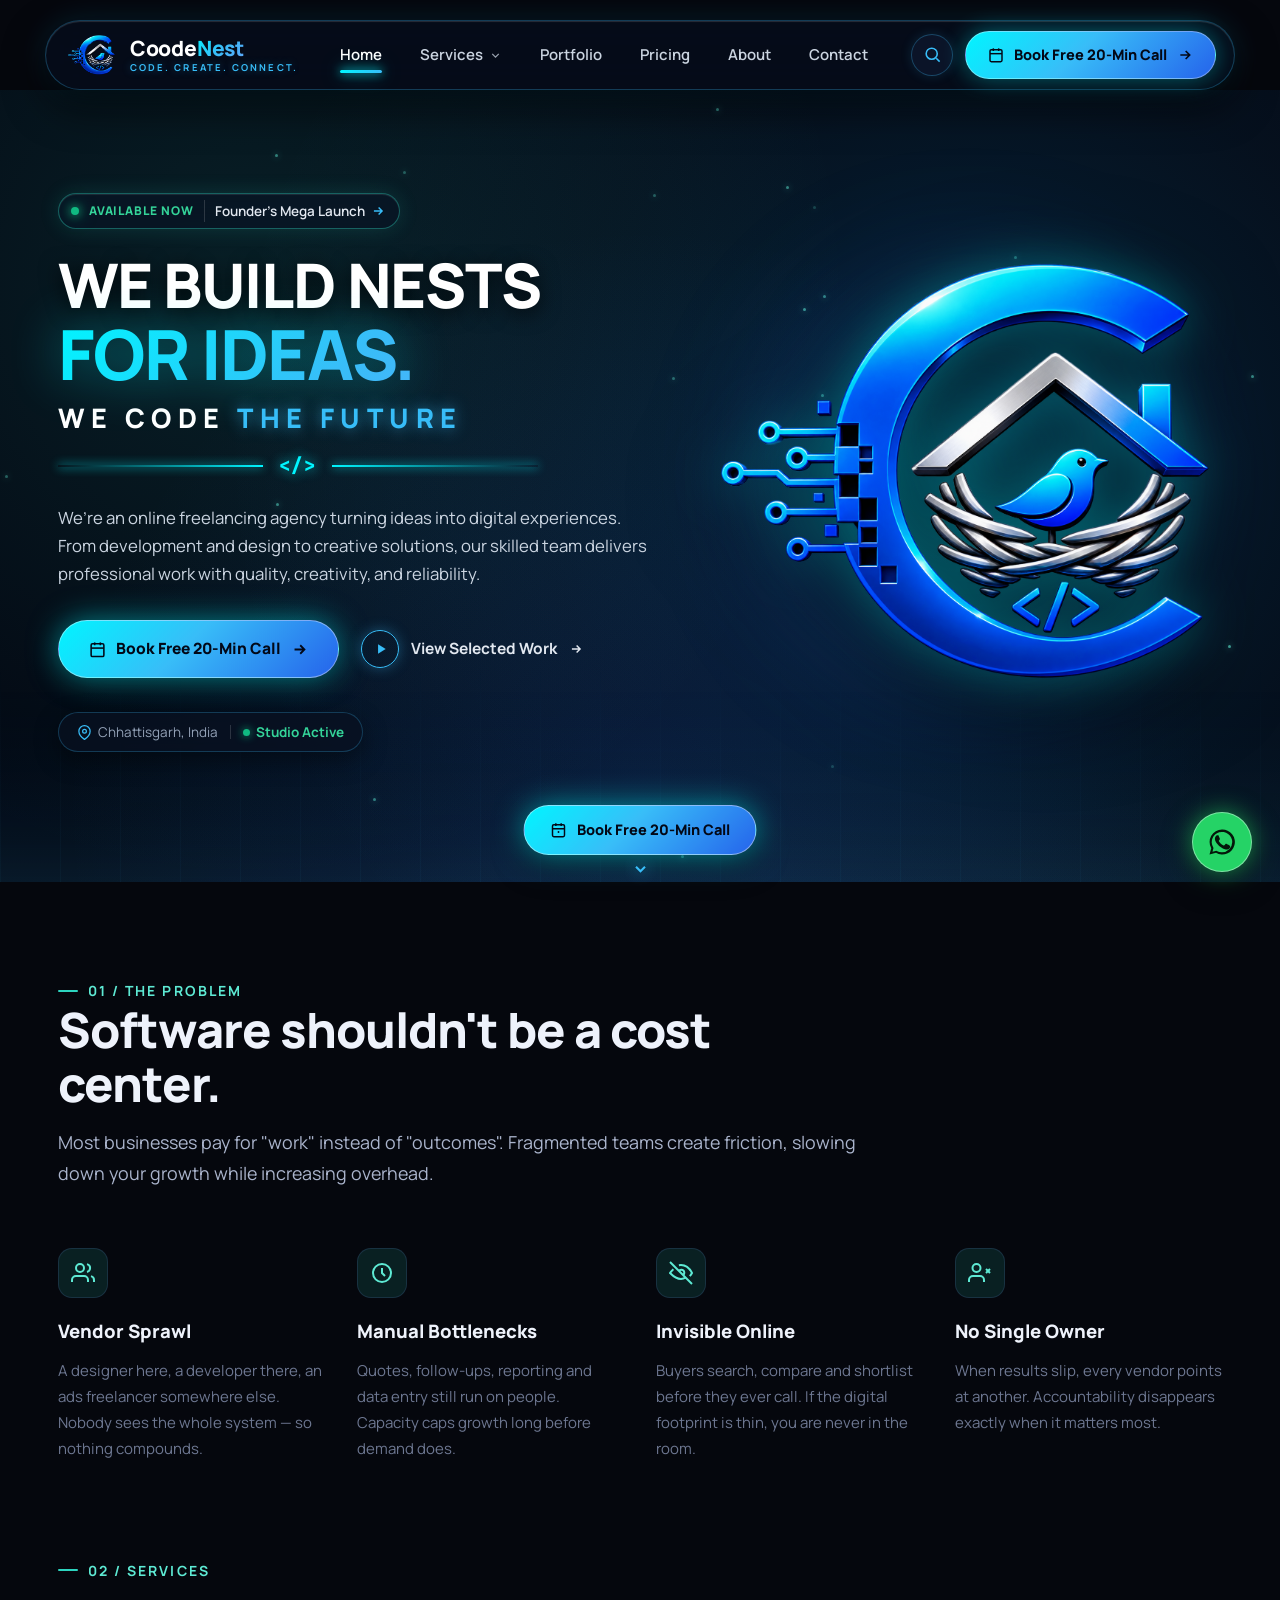
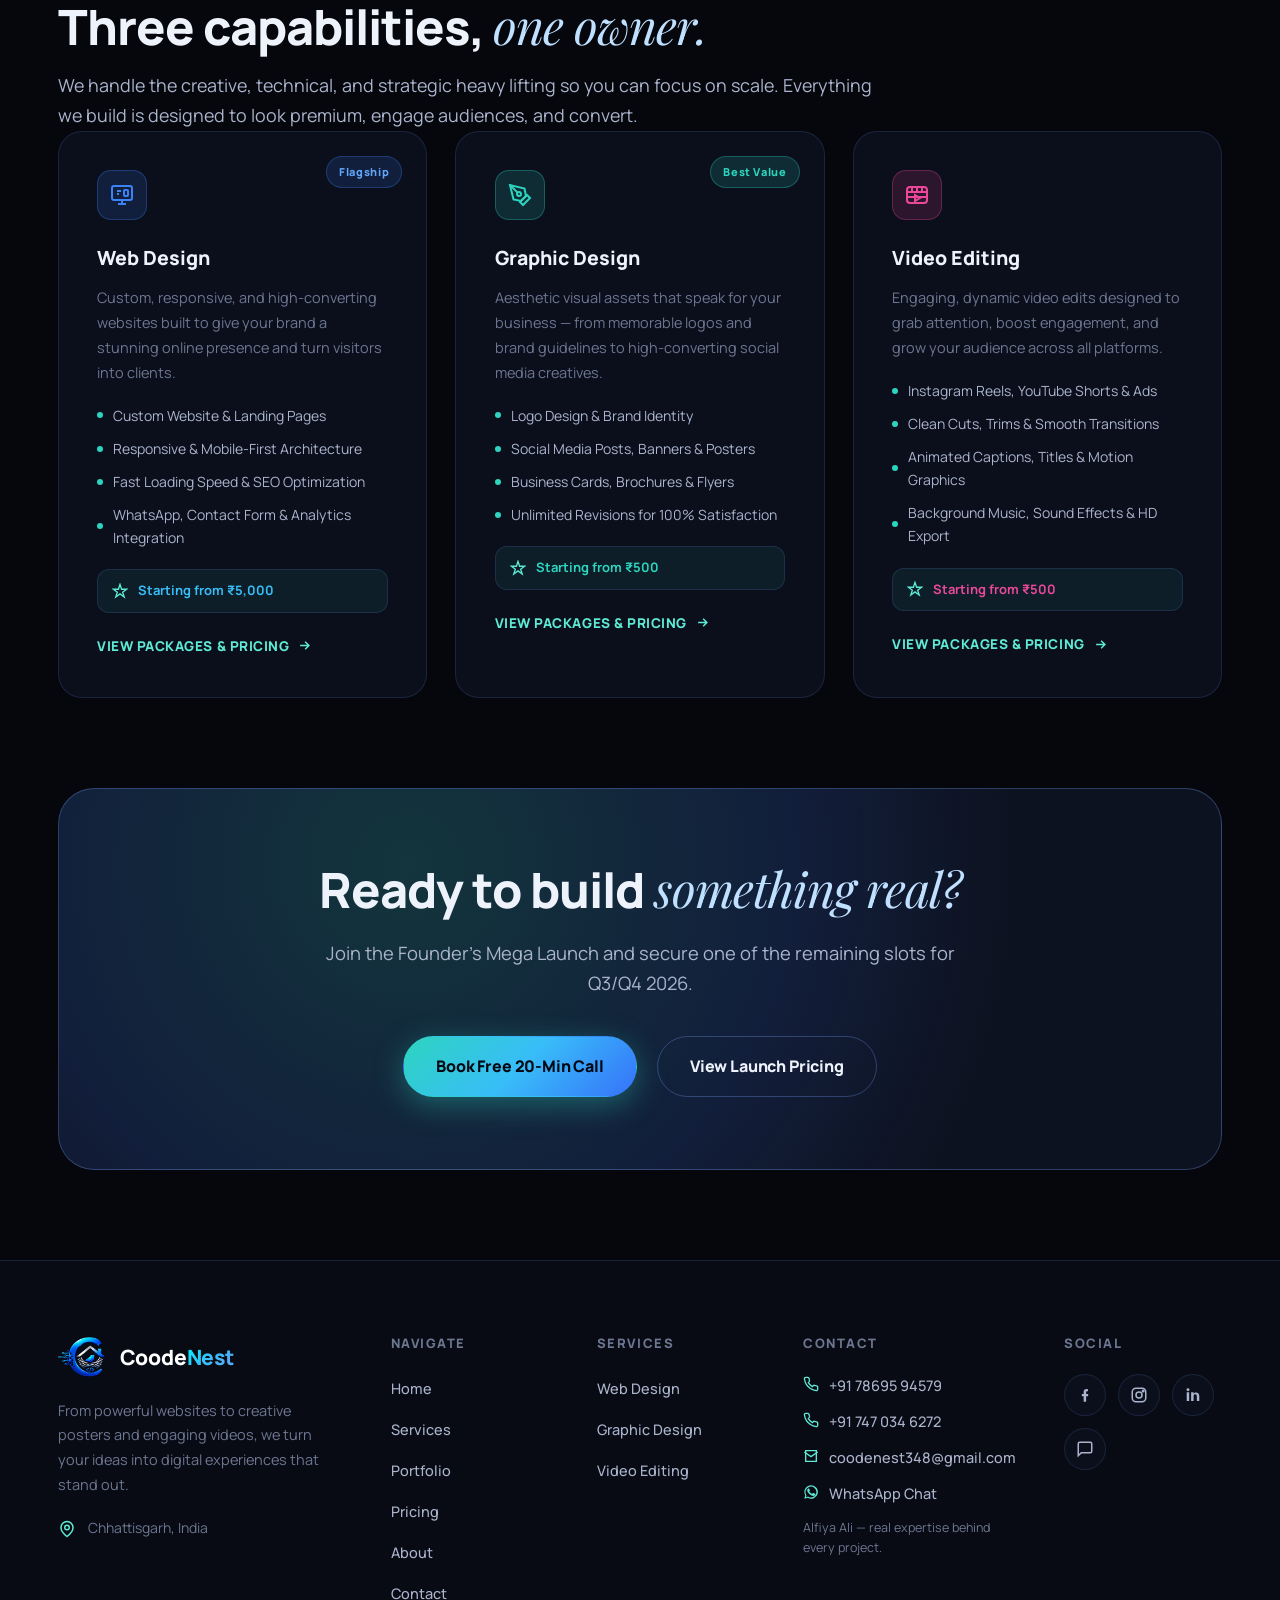
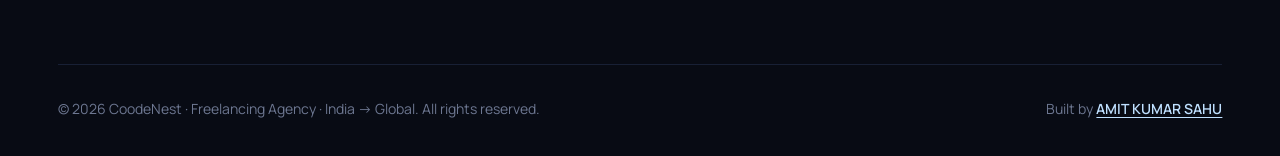
<file: index.html>
<!DOCTYPE html>
<html lang="en">
<head>
<meta charset="UTF-8">
<meta name="viewport" content="width=device-width, initial-scale=1.0">
<title>CoodeNest — We build systems that compound.</title>
<meta name="description" content="We’re an online freelancing agency turning ideas into digital experiences. From development and design to creative solutions, our skilled team delivers professional work with quality, creativity, and reliability.">
<link rel="icon" href="data:image/svg+xml,<svg xmlns=%22http://www.w3.org/2000/svg%22 viewBox=%220 0 120 120%22><circle cx=%2260%22 cy=%2260%22 r=%2254%22 fill=%22%23070b16%22 stroke=%22%233672fa%22 stroke-width=%224%22/><path d=%22M36 62 L60 42 L84 62%22 stroke=%22%23d7e3f7%22 stroke-width=%228%22 fill=%22none%22 stroke-linecap=%22round%22 stroke-linejoin=%22round%22/></svg>">
<link rel="stylesheet" href="css/style.css?v=18.0">
<link rel="stylesheet" href="css/pages.css?v=18.0">
</head>
<body>

<header class="site-header">
  <div class="nav-row">
    <a href="index.html" class="brand">
      <img src="images/navbarcircular-logo.png" alt="CoodeNest Logo" class="brand-logo-img">
      <span class="brand-text">
        <span class="name">Coode<b>Nest</b></span>
        <span class="tagline">CODE. CREATE. CONNECT.</span>
      </span>
    </a>

    <nav class="main-nav">
      <ul>
        <li><a href="index.html" class="nav-link active">Home</a></li>

        <li class="has-mega">
          <a href="services.html" class="nav-link">Services
            <svg viewBox="0 0 24 24" fill="none" stroke="currentColor" stroke-width="2.4"><path d="M6 9l6 6 6-6"/></svg>
          </a>
          <div class="mega-panel">
            <div class="mega-grid">
              <a class="mega-item" href="services.html#web-design">
                <span class="ic"><svg viewBox="0 0 24 24" fill="none" stroke="currentColor" stroke-width="2"><rect x="2" y="3" width="20" height="14" rx="2"/><line x1="8" y1="21" x2="16" y2="21"/><line x1="12" y1="17" x2="12" y2="21"/><path d="M7 8h4M7 11h2"/><rect x="14" y="7" width="4" height="6" rx="1"/></svg></span>
                <span class="txt"><strong>Web Design</strong><span>Fast, modern, responsive websites</span></span>
              </a>
              <a class="mega-item" href="services.html#graphic-design">
                <span class="ic"><svg viewBox="0 0 24 24" fill="none" stroke="currentColor" stroke-width="2"><path d="M12 19l7-7 3 3-7 7-3-3z"/><path d="M18 13l-1.5-7.5L2 2l3.5 14.5L13 18l5-5z"/><path d="M2 2l7.586 7.586"/><circle cx="11" cy="11" r="2"/></svg></span>
                <span class="txt"><strong>Graphic Design</strong><span>Logos, banners, posters &amp; branding</span></span>
              </a>
              <a class="mega-item" href="services.html#video-editing">
                <span class="ic"><svg viewBox="0 0 24 24" fill="none" stroke="currentColor" stroke-width="2"><rect x="2" y="4" width="20" height="16" rx="3"/><path d="M2 9h20M2 14h20M7 4v5M12 4v5M17 4v5M10 12l5 3-5 3v-6z"/></svg></span>
                <span class="txt"><strong>Video Editing</strong><span>Reels, YouTube edits &amp; animations</span></span>
              </a>
            </div>
          </div>
        </li>

        <li><a href="portfolio.html" class="nav-link">Portfolio</a></li>
        <li><a href="pricing.html" class="nav-link">Pricing</a></li>

        <li><a href="about.html" class="nav-link">About</a></li>
        <li><a href="contact.html" class="nav-link">Contact</a></li>
      </ul>
    </nav>

    <div class="nav-actions">
      <button class="icon-btn" data-search-trigger aria-label="Search">
        <svg viewBox="0 0 24 24" fill="none" stroke="currentColor" stroke-width="2"><circle cx="11" cy="11" r="7"/><path d="M21 21l-4.3-4.3"/></svg>
      </button>
      <a href="contact.html#book" class="nav-cta-btn desktop-only" data-book-trigger>
        <svg viewBox="0 0 24 24" fill="none" stroke="currentColor" stroke-width="2.2"><rect x="3" y="4" width="18" height="18" rx="2" ry="2"/><line x1="16" y1="2" x2="16" y2="6"/><line x1="8" y1="2" x2="8" y2="6"/><line x1="3" y1="10" x2="21" y2="10"/></svg>
        <span>Book Free 20-Min Call</span>
        <svg viewBox="0 0 24 24" fill="none" stroke="currentColor" stroke-width="2.5"><path d="M5 12h14M13 6l6 6-6 6"/></svg>
      </a>
      <button class="hamburger" aria-label="Open menu">
        <svg viewBox="0 0 24 24" fill="none" stroke="currentColor" stroke-width="2.2"><path d="M4 7h16M4 12h16M4 17h16"/></svg>
      </button>
    </div>
  </div>
</header>

<!-- Mobile drawer -->
<div class="mobile-drawer">
  <div class="mobile-drawer-panel">
    <div class="flex" style="justify-content:space-between;align-items:center;">
      <span class="brand-text"><span class="name">Coode<b>Nest</b></span></span>
      <button class="close-drawer icon-btn" aria-label="Close menu">
        <svg viewBox="0 0 24 24" fill="none" stroke="currentColor" stroke-width="2.2"><path d="M6 6l12 12M18 6L6 18"/></svg>
      </button>
    </div>
    <ul>
      <li><a href="index.html" class="top-link">Home</a></li>
      <li><a href="services.html" class="top-link">Services</a></li>
      <li><a href="portfolio.html" class="top-link">Portfolio</a></li>
      <li><a href="pricing.html" class="top-link">Pricing</a></li>
      <li><a href="about.html" class="top-link">About</a></li>
      <li><a href="contact.html" class="top-link">Contact</a></li>
    </ul>
    <a href="contact.html#book" class="btn btn-primary btn-block mt-24" data-book-trigger>Book Free 20-Min Call</a>
  </div>
</div>

<!-- Search overlay -->
<div class="search-overlay">
  <div class="search-box">
    <div class="search-input-row">
      <svg viewBox="0 0 24 24" fill="none" stroke="currentColor" stroke-width="2"><circle cx="11" cy="11" r="7"/><path d="M21 21l-4.3-4.3"/></svg>
      <input type="text" placeholder="Search services, pages, pricing…" autocomplete="off">
      <span class="search-esc">Esc</span>
    </div>
    <div class="search-results"></div>
    <div class="search-empty">No results found. Try “pricing” or “services”.</div>
  </div>
</div>


<main>

<section class="home-hero">
  <div class="bg-field"></div>
  <div class="container home-hero-grid">
    <div>
      <div class="hero-launch-badge">
        <span class="badge-live-dot"></span>
        <span class="badge-status">AVAILABLE NOW</span>
        <a href="pricing.html" class="badge-link">
          Founder's Mega Launch
          <svg viewBox="0 0 24 24" fill="none" stroke="currentColor" stroke-width="2.5"><path d="M5 12h14M13 6l6 6-6 6"/></svg>
        </a>
      </div>
      
      <h1 class="hero-title">
        <span class="hero-title-line1">WE BUILD NESTS</span>
        <span class="hero-title-line2">FOR IDEAS.</span>
        <span class="hero-title-line3">WE CODE <span class="cyan-highlight">THE FUTURE</span></span>
      </h1>

      <div class="hero-code-divider">
        <span class="laser-line left"></span>
        <span class="code-tag">&lt;/&gt;</span>
        <span class="laser-line right"></span>
      </div>

      <p class="hero-lead">We’re an online freelancing agency turning ideas into digital experiences. From development and design to creative solutions, our skilled team delivers professional work with quality, creativity, and reliability.</p>
      
      <div class="hero-cta-group">
        <a href="contact.html#book" class="btn-hero-primary" data-book-trigger>
          <svg viewBox="0 0 24 24" fill="none" stroke="currentColor" stroke-width="2.2"><rect x="3" y="4" width="18" height="18" rx="2" ry="2"/><line x1="16" y1="2" x2="16" y2="6"/><line x1="8" y1="2" x2="8" y2="6"/><line x1="3" y1="10" x2="21" y2="10"/></svg>
          <span>Book Free 20-Min Call</span>
          <svg viewBox="0 0 24 24" fill="none" stroke="currentColor" stroke-width="2.5"><path d="M5 12h14M13 6l6 6-6 6"/></svg>
        </a>
        <a href="portfolio.html" class="btn-play-action">
          <span class="play-circle">
            <svg viewBox="0 0 24 24" fill="currentColor"><polygon points="7 4 20 12 7 20 7 4"/></svg>
          </span>
          <span>View Selected Work</span>
          <svg class="arrow-mini" viewBox="0 0 24 24" fill="none" stroke="currentColor" stroke-width="2.5"><path d="M5 12h14M13 6l6 6-6 6"/></svg>
        </a>
      </div>

      <div class="hero-status-pill">
        <span class="status-location">
          <svg viewBox="0 0 24 24" fill="none" stroke="currentColor" stroke-width="2"><path d="M21 10c0 7-9 13-9 13s-9-6-9-13a9 9 0 0 1 18 0z"/><circle cx="12" cy="10" r="3"/></svg>
          Chhattisgarh, India
        </span>
        <span class="status-divider"></span>
        <span class="status-active">
          <span class="active-dot"></span>
          Studio Active
        </span>
      </div>
    </div>

    <div class="hero-visual">
      <div class="hero-brand-wrap">
        <div class="hero-ambient-glow"></div>
        <img src="images/navbarcircular-logo.png" alt="CoodeNest 3D Logo Emblem" width="540" height="540" class="hero-emblem-large">
      </div>
    </div>
  </div>
</section>

<section class="section-pad">
  <div class="container">
    <div class="eyebrow">01 / The Problem</div>
    <h2 class="h2" style="max-width:760px;">Software shouldn't be a cost center.</h2>
    <p class="lead mt-16">Most businesses pay for "work" instead of "outcomes". Fragmented teams create friction, slowing down your growth while increasing overhead.</p>

    <div class="problem-grid">
      <div class="problem-item">
        <div class="ic"><svg viewBox="0 0 24 24" fill="none" stroke="currentColor" stroke-width="2"><path d="M17 21v-2a4 4 0 00-4-4H5a4 4 0 00-4 4v2"/><circle cx="9" cy="7" r="4"/><path d="M23 21v-2a4 4 0 00-3-3.9M16 3.1a4 4 0 010 7.8"/></svg></div>
        <h4>Vendor Sprawl</h4>
        <p>A designer here, a developer there, an ads freelancer somewhere else. Nobody sees the whole system — so nothing compounds.</p>
      </div>
      <div class="problem-item">
        <div class="ic"><svg viewBox="0 0 24 24" fill="none" stroke="currentColor" stroke-width="2"><circle cx="12" cy="12" r="9"/><path d="M12 7v5l3 3"/></svg></div>
        <h4>Manual Bottlenecks</h4>
        <p>Quotes, follow-ups, reporting and data entry still run on people. Capacity caps growth long before demand does.</p>
      </div>
      <div class="problem-item">
        <div class="ic"><svg viewBox="0 0 24 24" fill="none" stroke="currentColor" stroke-width="2"><path d="M1 1l22 22"/><path d="M16.7 16.7A9.9 9.9 0 0112 18c-5 0-9-4-11-6a17.6 17.6 0 013.4-3.7M9.9 4.2A10.4 10.4 0 0112 4c5 0 9 4 11 8a18 18 0 01-2.2 3.2"/><path d="M14.1 14.1a3 3 0 10-4.2-4.2"/></svg></div>
        <h4>Invisible Online</h4>
        <p>Buyers search, compare and shortlist before they ever call. If the digital footprint is thin, you are never in the room.</p>
      </div>
      <div class="problem-item">
        <div class="ic"><svg viewBox="0 0 24 24" fill="none" stroke="currentColor" stroke-width="2"><path d="M16 21v-2a4 4 0 00-4-4H5a4 4 0 00-4 4v2"/><circle cx="8.5" cy="7" r="4"/><path d="M18 8l4 4m0-4l-4 4"/></svg></div>
        <h4>No Single Owner</h4>
        <p>When results slip, every vendor points at another. Accountability disappears exactly when it matters most.</p>
      </div>
    </div>
  </div>
</section>

<section class="section-pad" style="padding-top:0;">
  <div class="container">
    <div class="eyebrow">02 / Services</div>
    <h2 class="h2 mt-16" style="max-width:760px;">Three capabilities, <span class="accent-italic">one owner.</span></h2>
    <p class="lead mt-16 mb-40">We handle the creative, technical, and strategic heavy lifting so you can focus on scale. Everything we build is designed to look premium, engage audiences, and convert.</p>
    
    <div class="grid-3">

      <!-- 1. Web Design -->
      <div class="card cap-card" id="web-design">
        <span class="flag" style="background:rgba(59,130,246,0.15); color:#60a5fa; border:1px solid rgba(59,130,246,0.3);">Flagship</span>
        <div class="ic" style="background:rgba(59,130,246,0.15); color:#3b82f6; border:1px solid rgba(59,130,246,0.3);">
          <svg viewBox="0 0 24 24" fill="none" stroke="currentColor" stroke-width="2">
            <rect x="2" y="3" width="20" height="14" rx="2"/>
            <line x1="8" y1="21" x2="16" y2="21"/>
            <line x1="12" y1="17" x2="12" y2="21"/>
            <path d="M7 8h4M7 11h2"/>
            <rect x="14" y="7" width="4" height="6" rx="1"/>
          </svg>
        </div>
        <h4>Web Design</h4>
        <p>Custom, responsive, and high-converting websites built to give your brand a stunning online presence and turn visitors into clients.</p>
        <ul>
          <li>Custom Website &amp; Landing Pages</li>
          <li>Responsive &amp; Mobile-First Architecture</li>
          <li>Fast Loading Speed &amp; SEO Optimization</li>
          <li>WhatsApp, Contact Form &amp; Analytics Integration</li>
        </ul>
        <div class="badge-line" style="margin-top:16px; color:#38bdf8; font-weight:700;">
          <svg viewBox="0 0 24 24" fill="none" stroke="currentColor" stroke-width="2"><path d="M12 2l2.4 7.4H22l-6 4.4 2.3 7.2-6.3-4.6-6.3 4.6 2.3-7.2-6-4.4h7.6z"/></svg>
          Starting from ₹5,000
        </div>
        <a href="pricing.html#packages" class="learn-more">View Packages &amp; Pricing
          <svg viewBox="0 0 24 24" fill="none" stroke="currentColor" stroke-width="2.4"><path d="M5 12h14M13 6l6 6-6 6"/></svg>
        </a>
      </div>

      <!-- 2. Graphic Design -->
      <div class="card cap-card" id="graphic-design">
        <span class="flag" style="background:rgba(45,212,191,0.15); color:#2dd4bf; border:1px solid rgba(45,212,191,0.3);">Best Value</span>
        <div class="ic" style="background:rgba(45,212,191,0.15); color:#2dd4bf; border:1px solid rgba(45,212,191,0.3);">
          <svg viewBox="0 0 24 24" fill="none" stroke="currentColor" stroke-width="2">
            <path d="M12 19l7-7 3 3-7 7-3-3z"/>
            <path d="M18 13l-1.5-7.5L2 2l3.5 14.5L13 18l5-5z"/>
            <path d="M2 2l7.586 7.586"/>
            <circle cx="11" cy="11" r="2"/>
          </svg>
        </div>
        <h4>Graphic Design</h4>
        <p>Aesthetic visual assets that speak for your business — from memorable logos and brand guidelines to high-converting social media creatives.</p>
        <ul>
          <li>Logo Design &amp; Brand Identity</li>
          <li>Social Media Posts, Banners &amp; Posters</li>
          <li>Business Cards, Brochures &amp; Flyers</li>
          <li>Unlimited Revisions for 100% Satisfaction</li>
        </ul>
        <div class="badge-line" style="margin-top:16px; color:#2dd4bf; font-weight:700;">
          <svg viewBox="0 0 24 24" fill="none" stroke="currentColor" stroke-width="2"><path d="M12 2l2.4 7.4H22l-6 4.4 2.3 7.2-6.3-4.6-6.3 4.6 2.3-7.2-6-4.4h7.6z"/></svg>
          Starting from ₹500
        </div>
        <a href="pricing.html#packages" class="learn-more">View Packages &amp; Pricing
          <svg viewBox="0 0 24 24" fill="none" stroke="currentColor" stroke-width="2.4"><path d="M5 12h14M13 6l6 6-6 6"/></svg>
        </a>
      </div>

      <!-- 3. Video Editing -->
      <div class="card cap-card" id="video-editing">
        <div class="ic" style="background:rgba(236,72,153,0.15); color:#ec4899; border:1px solid rgba(236,72,153,0.3);">
          <svg viewBox="0 0 24 24" fill="none" stroke="currentColor" stroke-width="2">
            <rect x="2" y="4" width="20" height="16" rx="3"/>
            <path d="M2 9h20M2 14h20M7 4v5M12 4v5M17 4v5M10 12l5 3-5 3v-6z"/>
          </svg>
        </div>
        <h4>Video Editing</h4>
        <p>Engaging, dynamic video edits designed to grab attention, boost engagement, and grow your audience across all platforms.</p>
        <ul>
          <li>Instagram Reels, YouTube Shorts &amp; Ads</li>
          <li>Clean Cuts, Trims &amp; Smooth Transitions</li>
          <li>Animated Captions, Titles &amp; Motion Graphics</li>
          <li>Background Music, Sound Effects &amp; HD Export</li>
        </ul>
        <div class="badge-line" style="margin-top:16px; color:#ec4899; font-weight:700;">
          <svg viewBox="0 0 24 24" fill="none" stroke="currentColor" stroke-width="2"><path d="M12 2l2.4 7.4H22l-6 4.4 2.3 7.2-6.3-4.6-6.3 4.6 2.3-7.2-6-4.4h7.6z"/></svg>
          Starting from ₹500
        </div>
        <a href="pricing.html#packages" class="learn-more">View Packages &amp; Pricing
          <svg viewBox="0 0 24 24" fill="none" stroke="currentColor" stroke-width="2.4"><path d="M5 12h14M13 6l6 6-6 6"/></svg>
        </a>
      </div>

    </div>
  </div>
</section>

<section class="section-pad" style="padding-top:0;">
  <div class="container">
    <div class="cta-band">
      <h2 class="h2">Ready to build <span class="accent-italic">something real?</span></h2>
      <p>Join the Founder's Mega Launch and secure one of the remaining slots for Q3/Q4 2026.</p>
      <div class="actions">
        <a href="contact.html#book" class="btn btn-primary" data-book-trigger>Book Free 20-Min Call</a>
        <a href="pricing.html" class="btn btn-secondary">View Launch Pricing</a>
      </div>
    </div>
  </div>
</section>

</main>


<footer class="site-footer">
  <div class="container">
    <div class="footer-grid">
      <div class="footer-brand">
        <a href="index.html" class="brand">
          <img src="images/navbarcircular-logo.png" alt="CoodeNest Logo" class="brand-logo-img">
          <span class="brand-text"><span class="name">Coode<b>Nest</b></span></span>
        </a>
        <p>From powerful websites to creative posters and engaging videos, we turn your ideas into digital experiences that stand out.</p>
        <div class="addr">
          <svg viewBox="0 0 24 24" fill="none" stroke="currentColor" stroke-width="2"><path d="M20 10c0 6-8 12-8 12s-8-6-8-12a8 8 0 0116 0z"/><circle cx="12" cy="10" r="3"/></svg>
          <span>Chhattisgarh, India</span>
        </div>
      </div>

      <div class="footer-col">
        <h4>Navigate</h4>
        <ul>
          <li><a href="index.html">Home</a></li>
          <li><a href="services.html">Services</a></li>
          <li><a href="portfolio.html">Portfolio</a></li>
          <li><a href="pricing.html">Pricing</a></li>
          <li><a href="about.html">About</a></li>
          <li><a href="contact.html">Contact</a></li>
        </ul>
      </div>

      <div class="footer-col">
        <h4>Services</h4>
        <ul>
          <li><a href="services.html#web-design">Web Design</a></li>
          <li><a href="services.html#graphic-design">Graphic Design</a></li>
          <li><a href="services.html#video-editing">Video Editing</a></li>
        </ul>
      </div>

      <div class="footer-col">
        <h4>Contact</h4>
        <div class="contact-line">
          <svg viewBox="0 0 24 24" fill="none" stroke="currentColor" stroke-width="2"><path d="M22 16.9v3a2 2 0 01-2.2 2 19.8 19.8 0 01-8.6-3.1 19.5 19.5 0 01-6-6 19.8 19.8 0 01-3.1-8.7A2 2 0 014.1 2h3a2 2 0 012 1.7c.1.9.3 1.8.6 2.7a2 2 0 01-.4 2.1L8 9.9a16 16 0 006 6l1.4-1.4a2 2 0 012.1-.4c.9.3 1.8.5 2.7.6a2 2 0 011.8 2.2z"/></svg>
          <a href="tel:+917869594579">+91 78695 94579</a>
        </div>
        <div class="contact-line">
          <svg viewBox="0 0 24 24" fill="none" stroke="currentColor" stroke-width="2"><path d="M22 16.9v3a2 2 0 01-2.2 2 19.8 19.8 0 01-8.6-3.1 19.5 19.5 0 01-6-6 19.8 19.8 0 01-3.1-8.7A2 2 0 014.1 2h3a2 2 0 012 1.7c.1.9.3 1.8.6 2.7a2 2 0 01-.4 2.1L8 9.9a16 16 0 006 6l1.4-1.4a2 2 0 012.1-.4c.9.3 1.8.5 2.7.6a2 2 0 011.8 2.2z"/></svg>
          <a href="tel:+917470346272">+91 747 034 6272</a>
        </div>
        <div class="contact-line">
          <svg viewBox="0 0 24 24" fill="none" stroke="currentColor" stroke-width="2"><path d="M4 4h16v16H4z"/><path d="M22 6l-10 7L2 6"/></svg>
          <a href="mailto:coodenest348@gmail.com">coodenest348@gmail.com</a>
        </div>
        <div class="contact-line">
          <svg viewBox="0 0 24 24" fill="currentColor"><path d="M17.5 14.4c-.3-.1-1.7-.9-2-1s-.5-.1-.7.1-.8 1-.9 1.1-.3.2-.6.1a7.6 7.6 0 01-2.2-1.4 8.4 8.4 0 01-1.6-2c-.2-.3 0-.5.1-.6l.4-.5.3-.4a.5.5 0 000-.5c-.1-.1-.7-1.6-.9-2.2s-.5-.5-.7-.5h-.6a1.1 1.1 0 00-.8.4 3.4 3.4 0 00-1 2.5 5.9 5.9 0 001.3 3.2 13.4 13.4 0 005.1 4.5c.7.3 1.3.5 1.7.6a4.1 4.1 0 001.9.1 3.1 3.1 0 002-1.4 2.5 2.5 0 00.2-1.4c-.1-.1-.3-.2-.6-.3z"/><path d="M12 2a10 10 0 00-8.6 15L2 22l5.2-1.4A10 10 0 1012 2zm0 18.2a8.2 8.2 0 01-4.2-1.1l-.3-.2-3.1.8.8-3-.2-.3A8.2 8.2 0 1120.2 12 8.2 8.2 0 0112 20.2z"/></svg>
          <a href="https://wa.me/917869594579?text=Hi%20CoodeNest%2C%20I%20am%20interested%20in%20your%20services.%20Please%20share%20more%20details." target="_blank" rel="noopener noreferrer" data-wa-text="Hi CoodeNest, I am interested in your services. Please share more details.">WhatsApp Chat</a>
        </div>
        <p class="contact-note">Alfiya Ali — real expertise behind every project.</p>
      </div>

      <div class="footer-col">
        <h4>Social</h4>
        <div class="social-row">
          <a href="#" aria-label="Facebook"><svg viewBox="0 0 24 24" fill="currentColor"><path d="M13.5 21v-7.5H16l.4-3H13.5V8.4c0-.9.2-1.5 1.5-1.5H16V4.2A20 20 0 0013.9 4c-2.2 0-3.7 1.3-3.7 3.9v2.6H7.8v3h2.4V21z"/></svg></a>
          <a href="#" aria-label="Instagram"><svg viewBox="0 0 24 24" fill="none" stroke="currentColor" stroke-width="2"><rect x="3" y="3" width="18" height="18" rx="5"/><circle cx="12" cy="12" r="4"/><circle cx="17.5" cy="6.5" r="1"/></svg></a>
          <a href="#" aria-label="LinkedIn"><svg viewBox="0 0 24 24" fill="currentColor"><path d="M6.9 8.4H3.6V20h3.3zM5.3 3a1.9 1.9 0 100 3.9A1.9 1.9 0 005.3 3zM20.4 20v-6.4c0-3.4-1.8-5-4.3-5a3.7 3.7 0 00-3.3 1.8V8.4H9.5S9.6 9.6 9.5 20h3.3v-6.5c0-.3 0-.7.1-.9.3-.7 1-1.5 2.1-1.5 1.5 0 2.1 1.1 2.1 2.8V20z"/></svg></a>
          <a href="https://wa.me/917869594579?text=Hi%20CoodeNest%2C%20I%20am%20interested%20in%20your%20services.%20Please%20share%20more%20details." target="_blank" rel="noopener noreferrer" data-wa-text="Hi CoodeNest, I am interested in your services. Please share more details." aria-label="Chat"><svg viewBox="0 0 24 24" fill="none" stroke="currentColor" stroke-width="2"><path d="M21 15a2 2 0 01-2 2H7l-4 4V5a2 2 0 012-2h14a2 2 0 012 2z"/></svg></a>
        </div>
      </div>
    </div>

    <div class="footer-bottom">
      <span>© 2026 CoodeNest · Freelancing Agency · India → Global. All rights reserved.</span>
      <span>Built by <a href="https://portfolio-website-delta-one-38.vercel.app/" target="_blank" rel="noopener noreferrer" style="color:var(--accent-ice, #5b93ff); font-weight:600; text-decoration:underline; text-underline-offset:3px;">AMIT KUMAR SAHU</a></span>
    </div>
  </div>
</footer>

<div class="floating-book">
  <a href="contact.html#book" class="btn-floating-pill" data-book-trigger>
    <svg viewBox="0 0 24 24" fill="none" stroke="currentColor" stroke-width="2.2"><rect x="3" y="4" width="18" height="18" rx="2"/><path d="M16 2v4M8 2v4M3 10h18"/><circle cx="12" cy="15" r="1.4" fill="currentColor" stroke="none"/></svg>
    <span>Book Free 20-Min Call</span>
  </a>
  <svg class="scroll-down-chevron" viewBox="0 0 24 24" fill="none" stroke="currentColor" stroke-width="2.8"><path d="M6 9l6 6 6-6"/></svg>
</div>

<div class="floating-chat-cluster">
  <a href="https://wa.me/917869594579?text=Hi%20CoodeNest%2C%20I%20am%20interested%20in%20your%20services.%20Please%20share%20more%20details." target="_blank" rel="noopener noreferrer" class="fab whatsapp-fab" data-wa-text="Hi CoodeNest, I am interested in your services. Please share more details." aria-label="WhatsApp">
    <svg viewBox="0 0 24 24" fill="currentColor"><path d="M17.5 14.4c-.3-.1-1.7-.9-2-1s-.5-.1-.7.1-.8 1-.9 1.1-.3.2-.6.1a7.6 7.6 0 01-2.2-1.4 8.4 8.4 0 01-1.6-2c-.2-.3 0-.5.1-.6l.4-.5.3-.4a.5.5 0 000-.5c-.1-.1-.7-1.6-.9-2.2s-.5-.5-.7-.5h-.6a1.1 1.1 0 00-.8.4 3.4 3.4 0 00-1 2.5 5.9 5.9 0 001.3 3.2 13.4 13.4 0 005.1 4.5c.7.3 1.3.5 1.7.6a4.1 4.1 0 001.9.1 3.1 3.1 0 002-1.4 2.5 2.5 0 00.2-1.4c-.1-.1-.3-.2-.6-.3z"/><path d="M12 2a10 10 0 00-8.6 15L2 22l5.2-1.4A10 10 0 1012 2zm0 18.2a8.2 8.2 0 01-4.2-1.1l-.3-.2-3.1.8.8-3-.2-.3A8.2 8.2 0 1120.2 12 8.2 8.2 0 0112 20.2z"/></svg>
  </a>
</div>


<div class="modal-overlay" id="bookingModal">
  <div class="modal-box">
    <div id="bookingFormWrap">
      <div class="modal-head">
        <div>
          <h3>Book Your Free 20-Min Call</h3>
          <p class="modal-sub">No sales pitch — just a focused conversation to map your next move.</p>
        </div>
        <button class="modal-close" data-book-close aria-label="Close">
          <svg viewBox="0 0 24 24" fill="none" stroke="currentColor" stroke-width="2.2"><path d="M6 6l12 12M18 6L6 18"/></svg>
        </button>
      </div>

      <a href="#" class="btn btn-secondary btn-block" data-wa-text="Hi CoodeNest, I'd like to book a free 20-min call. Here are my details:">
        <svg viewBox="0 0 24 24" fill="currentColor"><path d="M17.5 14.4c-.3-.1-1.7-.9-2-1s-.5-.1-.7.1-.8 1-.9 1.1-.3.2-.6.1a7.6 7.6 0 01-2.2-1.4 8.4 8.4 0 01-1.6-2c-.2-.3 0-.5.1-.6l.4-.5.3-.4a.5.5 0 000-.5c-.1-.1-.7-1.6-.9-2.2s-.5-.5-.7-.5h-.6a1.1 1.1 0 00-.8.4 3.4 3.4 0 00-1 2.5 5.9 5.9 0 001.3 3.2 13.4 13.4 0 005.1 4.5c.7.3 1.3.5 1.7.6a4.1 4.1 0 001.9.1 3.1 3.1 0 002-1.4 2.5 2.5 0 00.2-1.4c-.1-.1-.3-.2-.6-.3z"/><path d="M12 2a10 10 0 00-8.6 15L2 22l5.2-1.4A10 10 0 1012 2zm0 18.2a8.2 8.2 0 01-4.2-1.1l-.3-.2-3.1.8.8-3-.2-.3A8.2 8.2 0 1120.2 12 8.2 8.2 0 0112 20.2z"/></svg>
        Continue on WhatsApp instead
      </a>

      <div class="form-divider-or">or fill the form</div>

      <form id="bookingForm">
        <div class="form-row">
          <label for="bk-name">Full name</label>
          <input type="text" id="bk-name" name="name" placeholder="Your name" required>
        </div>
        <div class="form-two-col">
          <div class="form-row">
            <label for="bk-email">Email</label>
            <input type="email" id="bk-email" name="email" placeholder="you@company.com" required>
          </div>
          <div class="form-row">
            <label for="bk-phone">Phone / WhatsApp</label>
            <input type="tel" id="bk-phone" name="phone" placeholder="+91 00000 00000" required>
          </div>
        </div>
        <div class="form-two-col">
          <div class="form-row">
            <label for="bk-date">Preferred date</label>
            <input type="date" id="bk-date" name="date" required>
          </div>
          <div class="form-row">
            <label for="bk-time">Preferred time</label>
            <input type="time" id="bk-time" name="time" required>
          </div>
        </div>
        <div class="form-row">
          <label for="bk-msg">What's on your mind? (optional)</label>
          <textarea id="bk-msg" name="message" placeholder="A line or two about your business or project…"></textarea>
        </div>
        <button type="submit" class="btn btn-primary btn-block">
          Confirm Booking Request
          <svg viewBox="0 0 24 24" fill="none" stroke="currentColor" stroke-width="2.4"><path d="M5 12h14M13 6l6 6-6 6"/></svg>
        </button>
      </form>
    </div>

    <div class="form-success" id="bookingSuccess">
      <div class="check-circle">
        <svg viewBox="0 0 24 24" fill="none" stroke="currentColor" stroke-width="2.6"><path d="M20 6L9 17l-5-5"/></svg>
      </div>
      <h4>Request received.</h4>
      <p>We'll confirm your slot by email/WhatsApp shortly. Talk soon.</p>
      <button class="btn btn-secondary mt-24" data-book-close>Close</button>
    </div>
  </div>
</div>


<script src="js/main.js"></script>
</body>
</html>
</file>
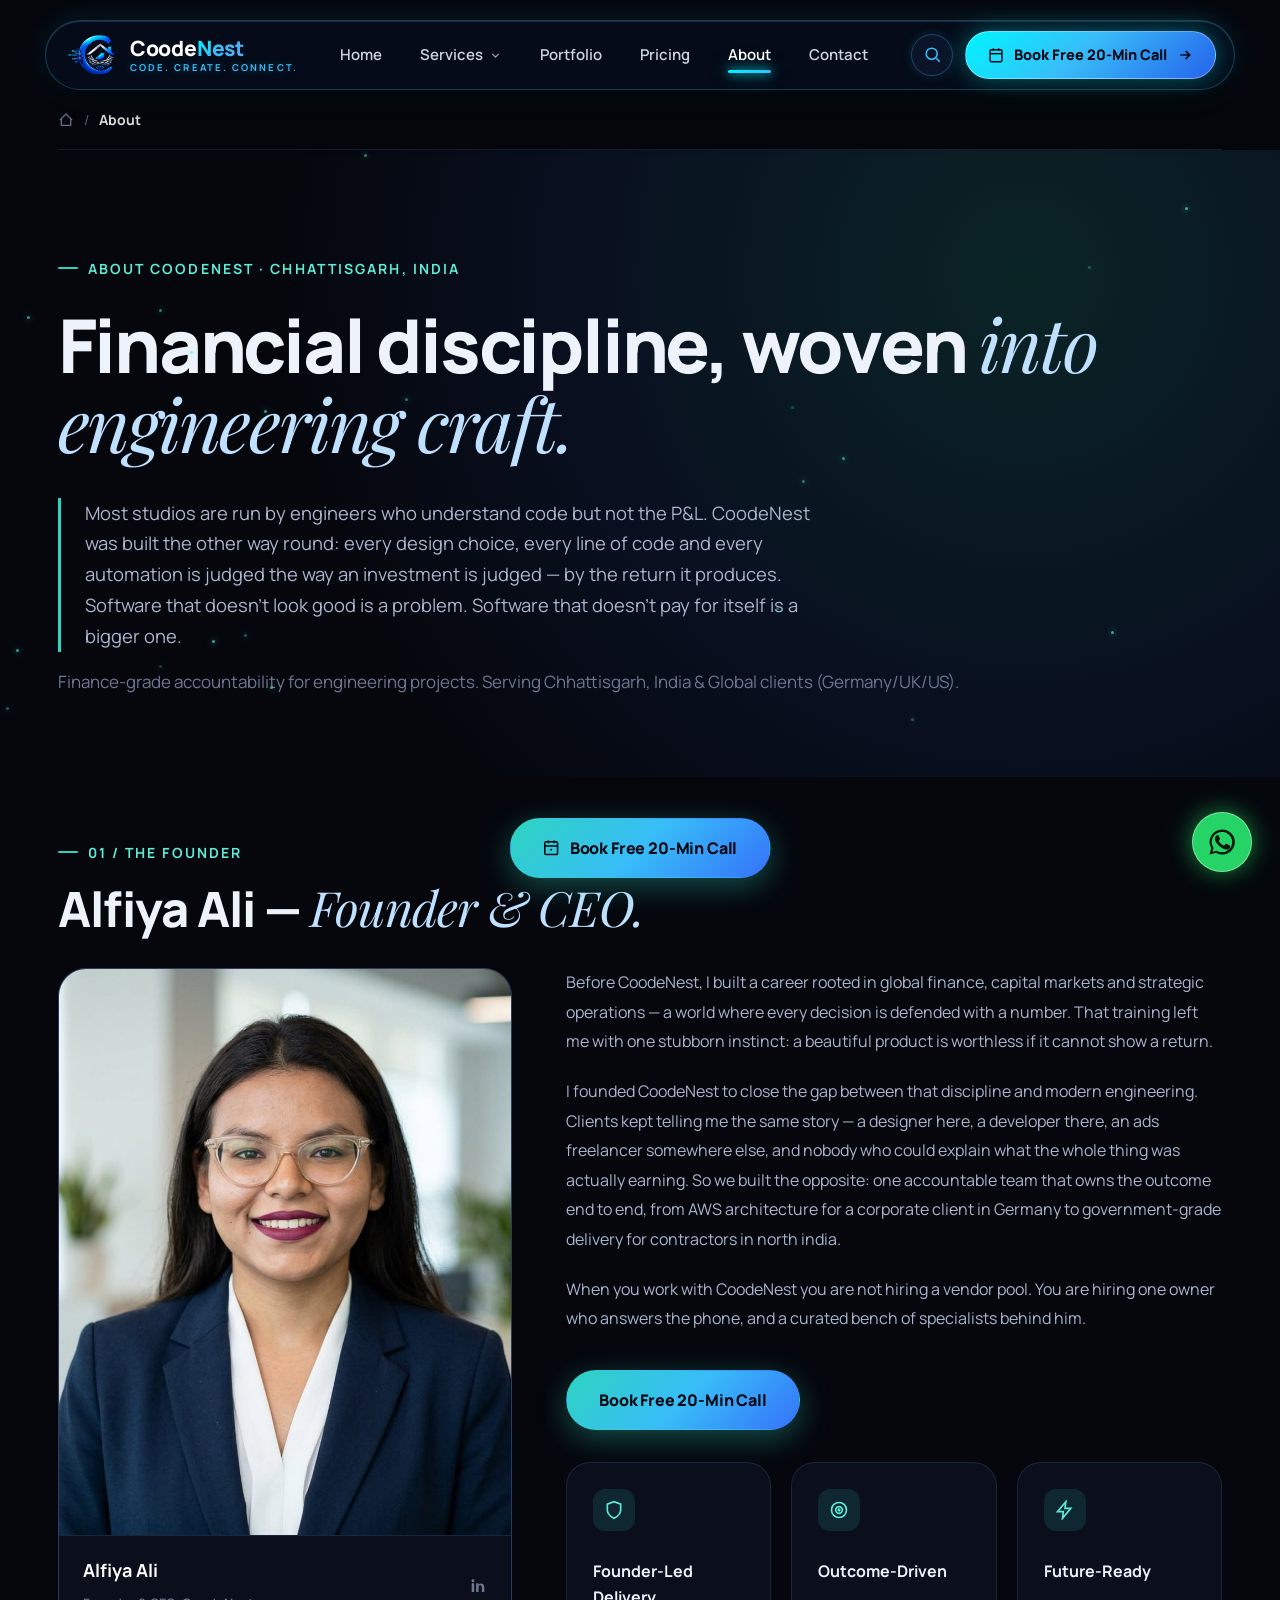
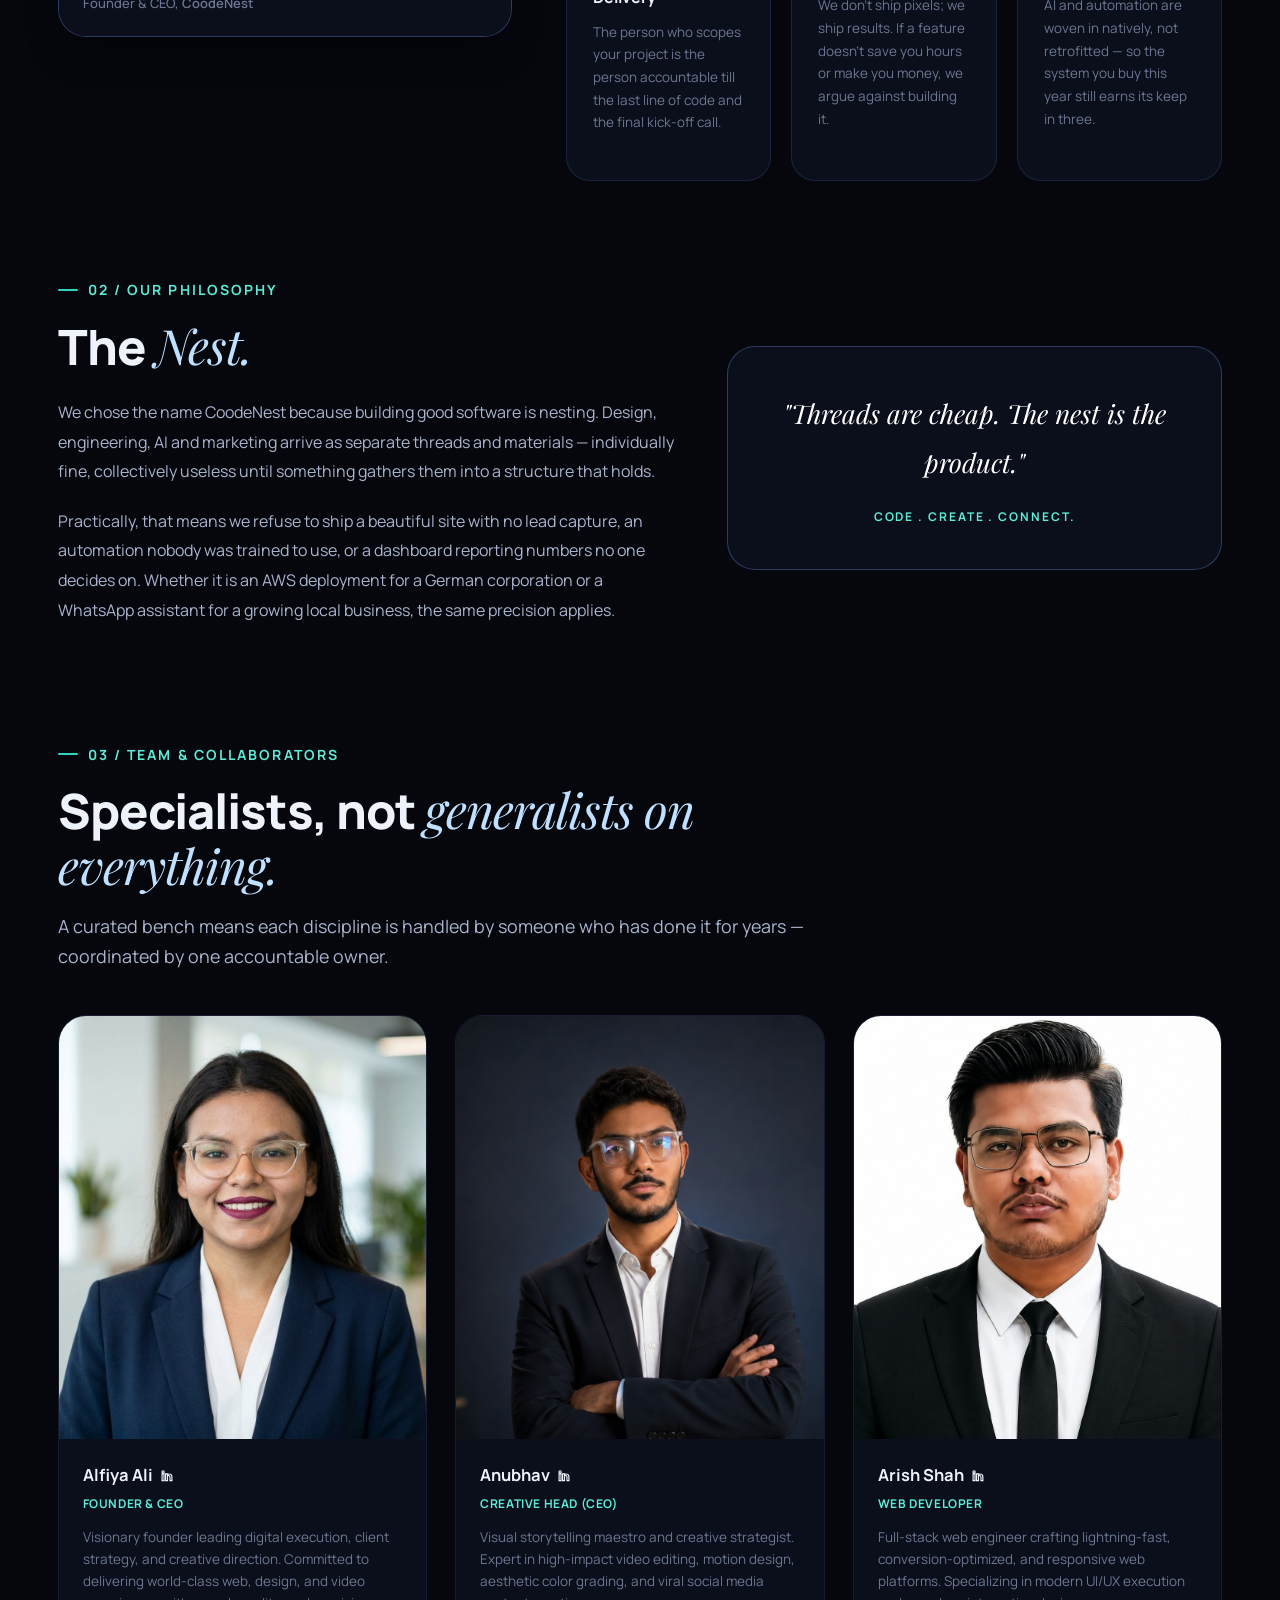
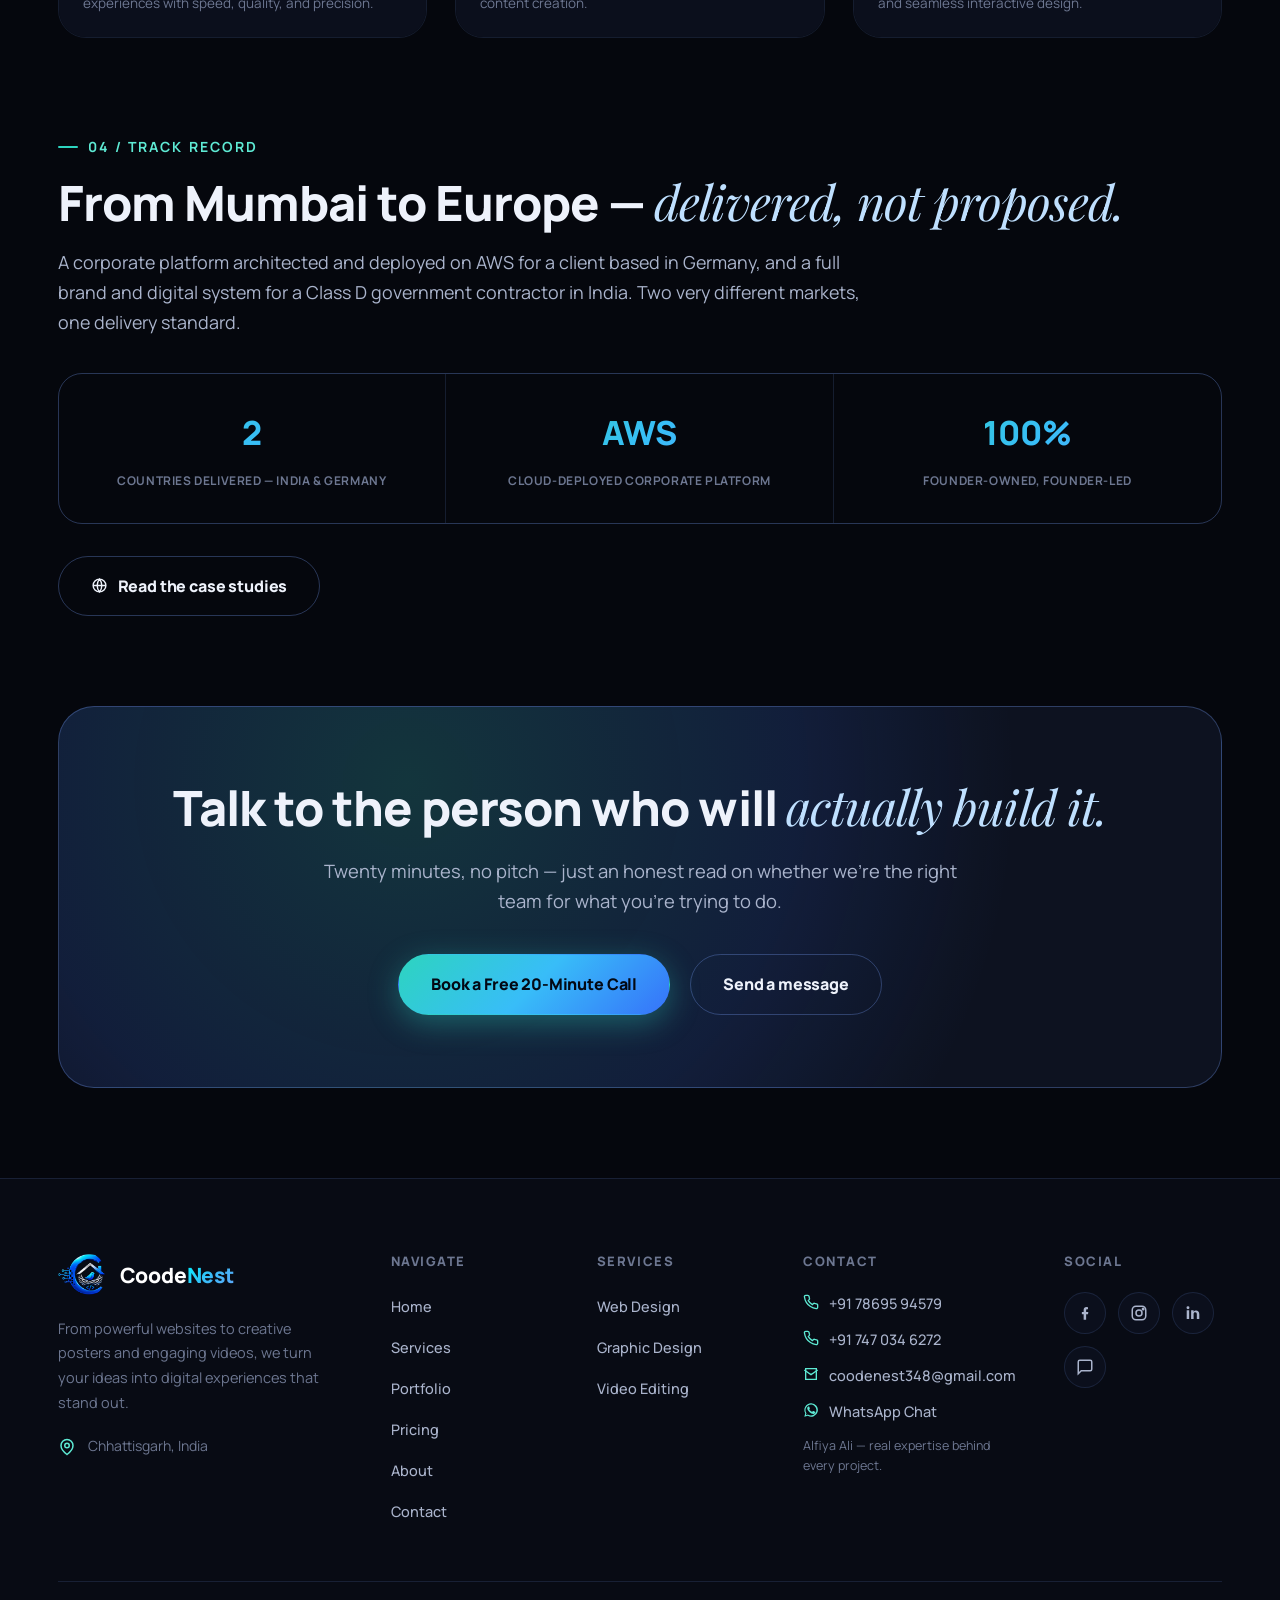
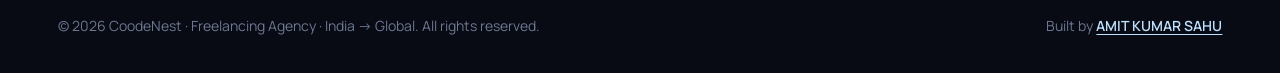
<file: about.html>
<!DOCTYPE html>
<html lang="en">
<head>
<meta charset="UTF-8">
<meta name="viewport" content="width=device-width, initial-scale=1.0">
<title>About — CoodeNest</title>
<meta name="description" content="Financial discipline, woven into engineering craft. Meet the founder and the team behind CoodeNest.">
<link rel="icon" href="data:image/svg+xml,<svg xmlns=%22http://www.w3.org/2000/svg%22 viewBox=%220 0 120 120%22><circle cx=%2260%22 cy=%2260%22 r=%2254%22 fill=%22%23070b16%22 stroke=%22%233672fa%22 stroke-width=%224%22/><path d=%22M36 62 L60 42 L84 62%22 stroke=%22%23d7e3f7%22 stroke-width=%228%22 fill=%22none%22 stroke-linecap=%22round%22 stroke-linejoin=%22round%22/></svg>">
<link rel="stylesheet" href="css/style.css?v=18.0">
<link rel="stylesheet" href="css/pages.css?v=18.0">
</head>
<body>

<header class="site-header">
  <div class="nav-row">
    <a href="index.html" class="brand">
      <img src="images/navbarcircular-logo.png" alt="CoodeNest Logo" class="brand-logo-img">
      <span class="brand-text">
        <span class="name">Coode<b>Nest</b></span>
        <span class="tagline">CODE. CREATE. CONNECT.</span>
      </span>
    </a>

    <nav class="main-nav">
      <ul>
        <li><a href="index.html" class="nav-link">Home</a></li>

        <li class="has-mega">
          <a href="services.html" class="nav-link">Services
            <svg viewBox="0 0 24 24" fill="none" stroke="currentColor" stroke-width="2.4"><path d="M6 9l6 6 6-6"/></svg>
          </a>
          <div class="mega-panel">
            <div class="mega-grid">
              <a class="mega-item" href="services.html#web-design">
                <span class="ic"><svg viewBox="0 0 24 24" fill="none" stroke="currentColor" stroke-width="2"><rect x="2" y="3" width="20" height="14" rx="2"/><line x1="8" y1="21" x2="16" y2="21"/><line x1="12" y1="17" x2="12" y2="21"/><path d="M7 8h4M7 11h2"/><rect x="14" y="7" width="4" height="6" rx="1"/></svg></span>
                <span class="txt"><strong>Web Design</strong><span>Fast, modern, responsive websites</span></span>
              </a>
              <a class="mega-item" href="services.html#graphic-design">
                <span class="ic"><svg viewBox="0 0 24 24" fill="none" stroke="currentColor" stroke-width="2"><path d="M12 19l7-7 3 3-7 7-3-3z"/><path d="M18 13l-1.5-7.5L2 2l3.5 14.5L13 18l5-5z"/><path d="M2 2l7.586 7.586"/><circle cx="11" cy="11" r="2"/></svg></span>
                <span class="txt"><strong>Graphic Design</strong><span>Logos, banners, posters &amp; branding</span></span>
              </a>
              <a class="mega-item" href="services.html#video-editing">
                <span class="ic"><svg viewBox="0 0 24 24" fill="none" stroke="currentColor" stroke-width="2"><rect x="2" y="4" width="20" height="16" rx="3"/><path d="M2 9h20M2 14h20M7 4v5M12 4v5M17 4v5M10 12l5 3-5 3v-6z"/></svg></span>
                <span class="txt"><strong>Video Editing</strong><span>Reels, YouTube edits &amp; animations</span></span>
              </a>
            </div>
          </div>
        </li>

        <li><a href="portfolio.html" class="nav-link">Portfolio</a></li>
        <li><a href="pricing.html" class="nav-link">Pricing</a></li>

        <li><a href="about.html" class="nav-link active">About</a></li>
        <li><a href="contact.html" class="nav-link">Contact</a></li>
      </ul>
    </nav>

    <div class="nav-actions">
      <button class="icon-btn" data-search-trigger aria-label="Search">
        <svg viewBox="0 0 24 24" fill="none" stroke="currentColor" stroke-width="2"><circle cx="11" cy="11" r="7"/><path d="M21 21l-4.3-4.3"/></svg>
      </button>
      <a href="contact.html#book" class="nav-cta-btn desktop-only" data-book-trigger>
        <svg viewBox="0 0 24 24" fill="none" stroke="currentColor" stroke-width="2.2"><rect x="3" y="4" width="18" height="18" rx="2" ry="2"/><line x1="16" y1="2" x2="16" y2="6"/><line x1="8" y1="2" x2="8" y2="6"/><line x1="3" y1="10" x2="21" y2="10"/></svg>
        <span>Book Free 20-Min Call</span>
        <svg viewBox="0 0 24 24" fill="none" stroke="currentColor" stroke-width="2.5"><path d="M5 12h14M13 6l6 6-6 6"/></svg>
      </a>
      <button class="hamburger" aria-label="Open menu">
        <svg viewBox="0 0 24 24" fill="none" stroke="currentColor" stroke-width="2.2"><path d="M4 7h16M4 12h16M4 17h16"/></svg>
      </button>
    </div>
  </div>
</header>

<!-- Mobile drawer -->
<div class="mobile-drawer">
  <div class="mobile-drawer-panel">
    <div class="flex" style="justify-content:space-between;align-items:center;">
      <span class="brand-text"><span class="name">Coode<b>Nest</b></span></span>
      <button class="close-drawer icon-btn" aria-label="Close menu">
        <svg viewBox="0 0 24 24" fill="none" stroke="currentColor" stroke-width="2.2"><path d="M6 6l12 12M18 6L6 18"/></svg>
      </button>
    </div>
    <ul>
      <li><a href="index.html" class="top-link">Home</a></li>
      <li><a href="services.html" class="top-link">Services</a></li>
      <li><a href="portfolio.html" class="top-link">Portfolio</a></li>
      <li><a href="pricing.html" class="top-link">Pricing</a></li>
      <li><a href="about.html" class="top-link">About</a></li>
      <li><a href="contact.html" class="top-link">Contact</a></li>
    </ul>
    <a href="contact.html#book" class="btn btn-primary btn-block mt-24" data-book-trigger>Book Free 20-Min Call</a>
  </div>
</div>

<!-- Search overlay -->
<div class="search-overlay">
  <div class="search-box">
    <div class="search-input-row">
      <svg viewBox="0 0 24 24" fill="none" stroke="currentColor" stroke-width="2"><circle cx="11" cy="11" r="7"/><path d="M21 21l-4.3-4.3"/></svg>
      <input type="text" placeholder="Search services, pages, pricing…" autocomplete="off">
      <span class="search-esc">Esc</span>
    </div>
    <div class="search-results"></div>
    <div class="search-empty">No results found. Try “pricing” or “services”.</div>
  </div>
</div>


<main>

<div class="container">
  <div class="breadcrumb">
    <a href="index.html"><svg viewBox="0 0 24 24" fill="none" stroke="currentColor" stroke-width="2"><path d="M3 12l9-9 9 9M5 10v10h14V10"/></svg></a>
    <span>/</span>
    <strong>About</strong>
  </div>
</div>

<section class="page-hero">
  <div class="bg-field"></div>
  <div class="container">
    <div class="eyebrow">About CoodeNest · Chhattisgarh, India</div>
    <h1 class="h1">Financial discipline, woven <span class="accent-italic">into engineering craft.</span></h1>
    <blockquote>Most studios are run by engineers who understand code but not the P&amp;L. CoodeNest was built the other way round: every design choice, every line of code and every automation is judged the way an investment is judged — by the return it produces. Software that doesn't look good is a problem. Software that doesn't pay for itself is a bigger one.</blockquote>
    <p class="muted mt-16">Finance-grade accountability for engineering projects. Serving Chhattisgarh, India &amp; Global clients (Germany/UK/US).</p>
  </div>
</section>

<section class="section-pad" style="padding-top:56px;">
  <div class="container">
    <div class="eyebrow">01 / The Founder</div>
    <h2 class="h2 mt-16">Alfiya Ali — <span class="accent-italic">Founder &amp; CEO.</span></h2>

    <div class="founder-block mt-32">
      <div class="founder-photo">
        <img src="images/founder-ceo.jpeg?v=2" alt="Alfiya Ali — Founder &amp; CEO" class="founder-img">
        <div class="cap">
          <div>
            <strong>Alfiya Ali</strong>
            <span>Founder &amp; CEO, <span style="color:var(--brand-primary); font-weight:600;">CoodeNest</span></span>
          </div>
          <a href="#" aria-label="LinkedIn Profile" style="color:var(--text-mute); display:inline-flex; align-items:center;">
            <svg width="18" height="18" viewBox="0 0 24 24" fill="currentColor"><path d="M6.9 8.4H3.6V20h3.3zM5.3 3a1.9 1.9 0 100 3.9A1.9 1.9 0 005.3 3zM20.4 20v-6.4c0-3.4-1.8-5-4.3-5a3.7 3.7 0 00-3.3 1.8V8.4H9.5S9.6 9.6 9.5 20h3.3v-6.5c0-.3 0-.7.1-.9.3-.7 1-1.5 2.1-1.5 1.5 0 2.1 1.1 2.1 2.8V20z"/></svg>
          </a>
        </div>
      </div>

      <div class="founder-copy">
        <p>Before CoodeNest, I built a career rooted in global finance, capital markets and strategic operations — a world where every decision is defended with a number. That training left me with one stubborn instinct: a beautiful product is worthless if it cannot show a return.</p>
        <p>I founded CoodeNest to close the gap between that discipline and modern engineering. Clients kept telling me the same story — a designer here, a developer there, an ads freelancer somewhere else, and nobody who could explain what the whole thing was actually earning. So we built the opposite: one accountable team that owns the outcome end to end, from AWS architecture for a corporate client in Germany to government-grade delivery for contractors in north india.</p>
        <p>When you work with CoodeNest you are not hiring a vendor pool. You are hiring one owner who answers the phone, and a curated bench of specialists behind him.</p>

        <a href="contact.html#book" class="btn btn-primary mt-16" data-book-trigger>Book Free 20-Min Call</a>

        <div class="founder-mini-cards">
          <div class="card">
            <div class="ic"><svg viewBox="0 0 24 24" fill="none" stroke="currentColor" stroke-width="2"><path d="M12 22s8-4 8-10V5l-8-3-8 3v7c0 6 8 10 8 10z"/></svg></div>
            <h5>Founder-Led Delivery</h5>
            <p>The person who scopes your project is the person accountable till the last line of code and the final kick-off call.</p>
          </div>
          <div class="card">
            <div class="ic"><svg viewBox="0 0 24 24" fill="none" stroke="currentColor" stroke-width="2"><circle cx="12" cy="12" r="9"/><circle cx="12" cy="12" r="4"/><circle cx="12" cy="12" r="1"/></svg></div>
            <h5>Outcome-Driven</h5>
            <p>We don't ship pixels; we ship results. If a feature doesn't save you hours or make you money, we argue against building it.</p>
          </div>
          <div class="card">
            <div class="ic"><svg viewBox="0 0 24 24" fill="none" stroke="currentColor" stroke-width="2"><path d="M13 2L3 14h7l-1 8 10-12h-7l1-8z"/></svg></div>
            <h5>Future-Ready</h5>
            <p>AI and automation are woven in natively, not retrofitted — so the system you buy this year still earns its keep in three.</p>
          </div>
        </div>
      </div>
    </div>
  </div>
</section>

<section class="section-pad" style="padding-top:0;">
  <div class="container">
    <div class="loom-block">
      <div>
        <div class="eyebrow">02 / Our Philosophy</div>
        <h2 class="h2 mt-16">The <span class="accent-italic">Nest.</span></h2>
        <p class="mt-24">We chose the name CoodeNest because building good software is nesting. Design, engineering, AI and marketing arrive as separate threads and materials — individually fine, collectively useless until something gathers them into a structure that holds.</p>
        <p>Practically, that means we refuse to ship a beautiful site with no lead capture, an automation nobody was trained to use, or a dashboard reporting numbers no one decides on. Whether it is an AWS deployment for a German corporation or a WhatsApp assistant for a growing local business, the same precision applies.</p>
      </div>
      <div class="philosophy-quote">
        <p>"Threads are cheap. The nest is the product."</p>
        <div class="tagline">Code . Create . Connect.</div>
      </div>
    </div>
  </div>
</section>

<section class="section-pad" style="padding-top:0;">
  <div class="container">
    <div class="eyebrow">03 / Team &amp; Collaborators</div>
    <h2 class="h2 mt-16" style="max-width:760px;">Specialists, not <span class="accent-italic">generalists on everything.</span></h2>
    <p class="lead mt-16">A curated bench means each discipline is handled by someone who has done it for years — coordinated by one accountable owner.</p>

    <div class="team-grid">
      <!-- Member 1: Alfiya Ali -->
      <div class="team-card">
        <img src="images/team-alfiya.jpeg?v=2" alt="Alfiya Ali — Founder &amp; CEO" loading="lazy">
        <div class="info">
          <strong>Alfiya Ali
            <svg width="14" height="14" viewBox="0 0 24 24" fill="none" stroke="currentColor" stroke-width="2" style="display:inline; vertical-align:-2px; margin-left:4px;"><path d="M6.9 8.4H3.6V20h3.3zM5.3 3a1.9 1.9 0 100 3.9A1.9 1.9 0 005.3 3zM20.4 20v-6.4c0-3.4-1.8-5-4.3-5a3.7 3.7 0 00-3.3 1.8V8.4H9.5S9.6 9.6 9.5 20h3.3v-6.5c0-.3 0-.7.1-.9.3-.7 1-1.5 2.1-1.5 1.5 0 2.1 1.1 2.1 2.8V20z"/></svg>
          </strong>
          <span class="role">Founder &amp; CEO</span>
          <p>Visionary founder leading digital execution, client strategy, and creative direction. Committed to delivering world-class web, design, and video experiences with speed, quality, and precision.</p>
        </div>
      </div>

      <!-- Member 2: Anubhav -->
      <div class="team-card">
        <img src="images/team-anubhav.jpeg?v=2" alt="Anubhav — Creative Head (CEO)" loading="lazy">
        <div class="info">
          <strong>Anubhav
            <svg width="14" height="14" viewBox="0 0 24 24" fill="none" stroke="currentColor" stroke-width="2" style="display:inline; vertical-align:-2px; margin-left:4px;"><path d="M6.9 8.4H3.6V20h3.3zM5.3 3a1.9 1.9 0 100 3.9A1.9 1.9 0 005.3 3zM20.4 20v-6.4c0-3.4-1.8-5-4.3-5a3.7 3.7 0 00-3.3 1.8V8.4H9.5S9.6 9.6 9.5 20h3.3v-6.5c0-.3 0-.7.1-.9.3-.7 1-1.5 2.1-1.5 1.5 0 2.1 1.1 2.1 2.8V20z"/></svg>
          </strong>
          <span class="role">Creative Head (CEO)</span>
          <p>Visual storytelling maestro and creative strategist. Expert in high-impact video editing, motion design, aesthetic color grading, and viral social media content creation.</p>
        </div>
      </div>

      <!-- Member 3: Arish Shah -->
      <div class="team-card">
        <img src="images/team-arish.jpeg?v=2" alt="Arish Shah — Web Developer" loading="lazy">
        <div class="info">
          <strong>Arish Shah
            <svg width="14" height="14" viewBox="0 0 24 24" fill="none" stroke="currentColor" stroke-width="2" style="display:inline; vertical-align:-2px; margin-left:4px;"><path d="M6.9 8.4H3.6V20h3.3zM5.3 3a1.9 1.9 0 100 3.9A1.9 1.9 0 005.3 3zM20.4 20v-6.4c0-3.4-1.8-5-4.3-5a3.7 3.7 0 00-3.3 1.8V8.4H9.5S9.6 9.6 9.5 20h3.3v-6.5c0-.3 0-.7.1-.9.3-.7 1-1.5 2.1-1.5 1.5 0 2.1 1.1 2.1 2.8V20z"/></svg>
          </strong>
          <span class="role">Web Developer</span>
          <p>Full-stack web engineer crafting lightning-fast, conversion-optimized, and responsive web platforms. Specializing in modern UI/UX execution and seamless interactive design.</p>
        </div>
      </div>
    </div>
  </div>
</section>

<section class="section-pad" style="padding-top:0;">
  <div class="container">
    <div class="eyebrow">04 / Track Record</div>
    <h2 class="h2 mt-16">From Mumbai to Europe — <span class="accent-italic">delivered, not proposed.</span></h2>
    <p class="lead mt-16">A corporate platform architected and deployed on AWS for a client based in Germany, and a full brand and digital system for a Class D government contractor in India. Two very different markets, one delivery standard.</p>

    <div class="track-stats">
      <div class="cell"><div class="num">2</div><div class="lbl">Countries Delivered — India &amp; Germany</div></div>
      <div class="cell"><div class="num">AWS</div><div class="lbl">Cloud-Deployed Corporate Platform</div></div>
      <div class="cell"><div class="num">100%</div><div class="lbl">Founder-Owned, Founder-Led</div></div>
    </div>

    <a href="portfolio.html" class="btn btn-secondary mt-32">
      <svg width="15" height="15" viewBox="0 0 24 24" fill="none" stroke="currentColor" stroke-width="2"><circle cx="12" cy="12" r="9"/><path d="M3 12h18M12 3a14 14 0 010 18 14 14 0 010-18z"/></svg>
      Read the case studies
    </a>
  </div>
</section>

<section class="section-pad" style="padding-top:0;">
  <div class="container">
    <div class="cta-band">
      <h2 class="h2">Talk to the person who will <span class="accent-italic">actually build it.</span></h2>
      <p>Twenty minutes, no pitch — just an honest read on whether we're the right team for what you're trying to do.</p>
      <div class="actions">
        <a href="contact.html#book" class="btn btn-primary" data-book-trigger>Book a Free 20-Minute Call</a>
        <a href="contact.html" class="btn btn-secondary">Send a message</a>
      </div>
    </div>
  </div>
</section>

</main>


<footer class="site-footer">
  <div class="container">
    <div class="footer-grid">
      <div class="footer-brand">
        <a href="index.html" class="brand">
          <img src="images/navbarcircular-logo.png" alt="CoodeNest Logo" class="brand-logo-img">
          <span class="brand-text"><span class="name">Coode<b>Nest</b></span></span>
        </a>
        <p>From powerful websites to creative posters and engaging videos, we turn your ideas into digital experiences that stand out.</p>
        <div class="addr">
          <svg viewBox="0 0 24 24" fill="none" stroke="currentColor" stroke-width="2"><path d="M20 10c0 6-8 12-8 12s-8-6-8-12a8 8 0 0116 0z"/><circle cx="12" cy="10" r="3"/></svg>
          <span>Chhattisgarh, India</span>
        </div>
      </div>

      <div class="footer-col">
        <h4>Navigate</h4>
        <ul>
          <li><a href="index.html">Home</a></li>
          <li><a href="services.html">Services</a></li>
          <li><a href="portfolio.html">Portfolio</a></li>
          <li><a href="pricing.html">Pricing</a></li>
          <li><a href="about.html">About</a></li>
          <li><a href="contact.html">Contact</a></li>
        </ul>
      </div>

      <div class="footer-col">
        <h4>Services</h4>
        <ul>
          <li><a href="services.html#web-design">Web Design</a></li>
          <li><a href="services.html#graphic-design">Graphic Design</a></li>
          <li><a href="services.html#video-editing">Video Editing</a></li>
        </ul>
      </div>

      <div class="footer-col">
        <h4>Contact</h4>
        <div class="contact-line">
          <svg viewBox="0 0 24 24" fill="none" stroke="currentColor" stroke-width="2"><path d="M22 16.9v3a2 2 0 01-2.2 2 19.8 19.8 0 01-8.6-3.1 19.5 19.5 0 01-6-6 19.8 19.8 0 01-3.1-8.7A2 2 0 014.1 2h3a2 2 0 012 1.7c.1.9.3 1.8.6 2.7a2 2 0 01-.4 2.1L8 9.9a16 16 0 006 6l1.4-1.4a2 2 0 012.1-.4c.9.3 1.8.5 2.7.6a2 2 0 011.8 2.2z"/></svg>
          <a href="tel:+917869594579">+91 78695 94579</a>
        </div>
        <div class="contact-line">
          <svg viewBox="0 0 24 24" fill="none" stroke="currentColor" stroke-width="2"><path d="M22 16.9v3a2 2 0 01-2.2 2 19.8 19.8 0 01-8.6-3.1 19.5 19.5 0 01-6-6 19.8 19.8 0 01-3.1-8.7A2 2 0 014.1 2h3a2 2 0 012 1.7c.1.9.3 1.8.6 2.7a2 2 0 01-.4 2.1L8 9.9a16 16 0 006 6l1.4-1.4a2 2 0 012.1-.4c.9.3 1.8.5 2.7.6a2 2 0 011.8 2.2z"/></svg>
          <a href="tel:+917470346272">+91 747 034 6272</a>
        </div>
        <div class="contact-line">
          <svg viewBox="0 0 24 24" fill="none" stroke="currentColor" stroke-width="2"><path d="M4 4h16v16H4z"/><path d="M22 6l-10 7L2 6"/></svg>
          <a href="mailto:coodenest348@gmail.com">coodenest348@gmail.com</a>
        </div>
        <div class="contact-line">
          <svg viewBox="0 0 24 24" fill="currentColor"><path d="M17.5 14.4c-.3-.1-1.7-.9-2-1s-.5-.1-.7.1-.8 1-.9 1.1-.3.2-.6.1a7.6 7.6 0 01-2.2-1.4 8.4 8.4 0 01-1.6-2c-.2-.3 0-.5.1-.6l.4-.5.3-.4a.5.5 0 000-.5c-.1-.1-.7-1.6-.9-2.2s-.5-.5-.7-.5h-.6a1.1 1.1 0 00-.8.4 3.4 3.4 0 00-1 2.5 5.9 5.9 0 001.3 3.2 13.4 13.4 0 005.1 4.5c.7.3 1.3.5 1.7.6a4.1 4.1 0 001.9.1 3.1 3.1 0 002-1.4 2.5 2.5 0 00.2-1.4c-.1-.1-.3-.2-.6-.3z"/><path d="M12 2a10 10 0 00-8.6 15L2 22l5.2-1.4A10 10 0 1012 2zm0 18.2a8.2 8.2 0 01-4.2-1.1l-.3-.2-3.1.8.8-3-.2-.3A8.2 8.2 0 1120.2 12 8.2 8.2 0 0112 20.2z"/></svg>
          <a href="https://wa.me/917869594579?text=Hi%20CoodeNest%2C%20I%20am%20interested%20in%20your%20services.%20Please%20share%20more%20details." target="_blank" rel="noopener noreferrer" data-wa-text="Hi CoodeNest, I am interested in your services. Please share more details.">WhatsApp Chat</a>
        </div>
        <p class="contact-note">Alfiya Ali — real expertise behind every project.</p>
      </div>

      <div class="footer-col">
        <h4>Social</h4>
        <div class="social-row">
          <a href="#" aria-label="Facebook"><svg viewBox="0 0 24 24" fill="currentColor"><path d="M13.5 21v-7.5H16l.4-3H13.5V8.4c0-.9.2-1.5 1.5-1.5H16V4.2A20 20 0 0013.9 4c-2.2 0-3.7 1.3-3.7 3.9v2.6H7.8v3h2.4V21z"/></svg></a>
          <a href="#" aria-label="Instagram"><svg viewBox="0 0 24 24" fill="none" stroke="currentColor" stroke-width="2"><rect x="3" y="3" width="18" height="18" rx="5"/><circle cx="12" cy="12" r="4"/><circle cx="17.5" cy="6.5" r="1"/></svg></a>
          <a href="#" aria-label="LinkedIn"><svg viewBox="0 0 24 24" fill="currentColor"><path d="M6.9 8.4H3.6V20h3.3zM5.3 3a1.9 1.9 0 100 3.9A1.9 1.9 0 005.3 3zM20.4 20v-6.4c0-3.4-1.8-5-4.3-5a3.7 3.7 0 00-3.3 1.8V8.4H9.5S9.6 9.6 9.5 20h3.3v-6.5c0-.3 0-.7.1-.9.3-.7 1-1.5 2.1-1.5 1.5 0 2.1 1.1 2.1 2.8V20z"/></svg></a>
          <a href="https://wa.me/917869594579?text=Hi%20CoodeNest%2C%20I%20am%20interested%20in%20your%20services.%20Please%20share%20more%20details." target="_blank" rel="noopener noreferrer" data-wa-text="Hi CoodeNest, I am interested in your services. Please share more details." aria-label="Chat"><svg viewBox="0 0 24 24" fill="none" stroke="currentColor" stroke-width="2"><path d="M21 15a2 2 0 01-2 2H7l-4 4V5a2 2 0 012-2h14a2 2 0 012 2z"/></svg></a>
        </div>
      </div>
    </div>

    <div class="footer-bottom">
      <span>© 2026 CoodeNest · Freelancing Agency · India → Global. All rights reserved.</span>
      <span>Built by <a href="https://portfolio-website-delta-one-38.vercel.app/" target="_blank" rel="noopener noreferrer" style="color:var(--accent-ice, #5b93ff); font-weight:600; text-decoration:underline; text-underline-offset:3px;">AMIT KUMAR SAHU</a></span>
    </div>
  </div>
</footer>

<div class="floating-book">
  <a href="contact.html#book" class="btn btn-primary" data-book-trigger>
    <svg viewBox="0 0 24 24" fill="none" stroke="currentColor" stroke-width="2.2"><rect x="3" y="4" width="18" height="18" rx="2"/><path d="M16 2v4M8 2v4M3 10h18"/><circle cx="12" cy="15" r="1.4" fill="currentColor" stroke="none"/></svg>
    Book Free 20-Min Call
  </a>
</div>

<div class="floating-chat-cluster">
  <a href="https://wa.me/917869594579?text=Hi%20CoodeNest%2C%20I%20am%20interested%20in%20your%20services.%20Please%20share%20more%20details." target="_blank" rel="noopener noreferrer" class="fab whatsapp-fab" data-wa-text="Hi CoodeNest, I am interested in your services. Please share more details." aria-label="WhatsApp">
    <svg viewBox="0 0 24 24" fill="currentColor"><path d="M17.5 14.4c-.3-.1-1.7-.9-2-1s-.5-.1-.7.1-.8 1-.9 1.1-.3.2-.6.1a7.6 7.6 0 01-2.2-1.4 8.4 8.4 0 01-1.6-2c-.2-.3 0-.5.1-.6l.4-.5.3-.4a.5.5 0 000-.5c-.1-.1-.7-1.6-.9-2.2s-.5-.5-.7-.5h-.6a1.1 1.1 0 00-.8.4 3.4 3.4 0 00-1 2.5 5.9 5.9 0 001.3 3.2 13.4 13.4 0 005.1 4.5c.7.3 1.3.5 1.7.6a4.1 4.1 0 001.9.1 3.1 3.1 0 002-1.4 2.5 2.5 0 00.2-1.4c-.1-.1-.3-.2-.6-.3z"/><path d="M12 2a10 10 0 00-8.6 15L2 22l5.2-1.4A10 10 0 1012 2zm0 18.2a8.2 8.2 0 01-4.2-1.1l-.3-.2-3.1.8.8-3-.2-.3A8.2 8.2 0 1120.2 12 8.2 8.2 0 0112 20.2z"/></svg>
  </a>
</div>


<div class="modal-overlay" id="bookingModal">
  <div class="modal-box">
    <div id="bookingFormWrap">
      <div class="modal-head">
        <div>
          <h3>Book Your Free 20-Min Call</h3>
          <p class="modal-sub">No sales pitch — just a focused conversation to map your next move.</p>
        </div>
        <button class="modal-close" data-book-close aria-label="Close">
          <svg viewBox="0 0 24 24" fill="none" stroke="currentColor" stroke-width="2.2"><path d="M6 6l12 12M18 6L6 18"/></svg>
        </button>
      </div>

      <a href="#" class="btn btn-secondary btn-block" data-wa-text="Hi CoodeNest, I'd like to book a free 20-min call. Here are my details:">
        <svg viewBox="0 0 24 24" fill="currentColor"><path d="M17.5 14.4c-.3-.1-1.7-.9-2-1s-.5-.1-.7.1-.8 1-.9 1.1-.3.2-.6.1a7.6 7.6 0 01-2.2-1.4 8.4 8.4 0 01-1.6-2c-.2-.3 0-.5.1-.6l.4-.5.3-.4a.5.5 0 000-.5c-.1-.1-.7-1.6-.9-2.2s-.5-.5-.7-.5h-.6a1.1 1.1 0 00-.8.4 3.4 3.4 0 00-1 2.5 5.9 5.9 0 001.3 3.2 13.4 13.4 0 005.1 4.5c.7.3 1.3.5 1.7.6a4.1 4.1 0 001.9.1 3.1 3.1 0 002-1.4 2.5 2.5 0 00.2-1.4c-.1-.1-.3-.2-.6-.3z"/><path d="M12 2a10 10 0 00-8.6 15L2 22l5.2-1.4A10 10 0 1012 2zm0 18.2a8.2 8.2 0 01-4.2-1.1l-.3-.2-3.1.8.8-3-.2-.3A8.2 8.2 0 1120.2 12 8.2 8.2 0 0112 20.2z"/></svg>
        Continue on WhatsApp instead
      </a>

      <div class="form-divider-or">or fill the form</div>

      <form id="bookingForm">
        <div class="form-row">
          <label for="bk-name">Full name</label>
          <input type="text" id="bk-name" name="name" placeholder="Your name" required>
        </div>
        <div class="form-two-col">
          <div class="form-row">
            <label for="bk-email">Email</label>
            <input type="email" id="bk-email" name="email" placeholder="you@company.com" required>
          </div>
          <div class="form-row">
            <label for="bk-phone">Phone / WhatsApp</label>
            <input type="tel" id="bk-phone" name="phone" placeholder="+91 00000 00000" required>
          </div>
        </div>
        <div class="form-two-col">
          <div class="form-row">
            <label for="bk-date">Preferred date</label>
            <input type="date" id="bk-date" name="date" required>
          </div>
          <div class="form-row">
            <label for="bk-time">Preferred time</label>
            <input type="time" id="bk-time" name="time" required>
          </div>
        </div>
        <div class="form-row">
          <label for="bk-msg">What's on your mind? (optional)</label>
          <textarea id="bk-msg" name="message" placeholder="A line or two about your business or project…"></textarea>
        </div>
        <button type="submit" class="btn btn-primary btn-block">
          Confirm Booking Request
          <svg viewBox="0 0 24 24" fill="none" stroke="currentColor" stroke-width="2.4"><path d="M5 12h14M13 6l6 6-6 6"/></svg>
        </button>
      </form>
    </div>

    <div class="form-success" id="bookingSuccess">
      <div class="check-circle">
        <svg viewBox="0 0 24 24" fill="none" stroke="currentColor" stroke-width="2.6"><path d="M20 6L9 17l-5-5"/></svg>
      </div>
      <h4>Request received.</h4>
      <p>We'll confirm your slot by email/WhatsApp shortly. Talk soon.</p>
      <button class="btn btn-secondary mt-24" data-book-close>Close</button>
    </div>
  </div>
</div>


<script src="js/main.js"></script>
</body>
</html>
</file>
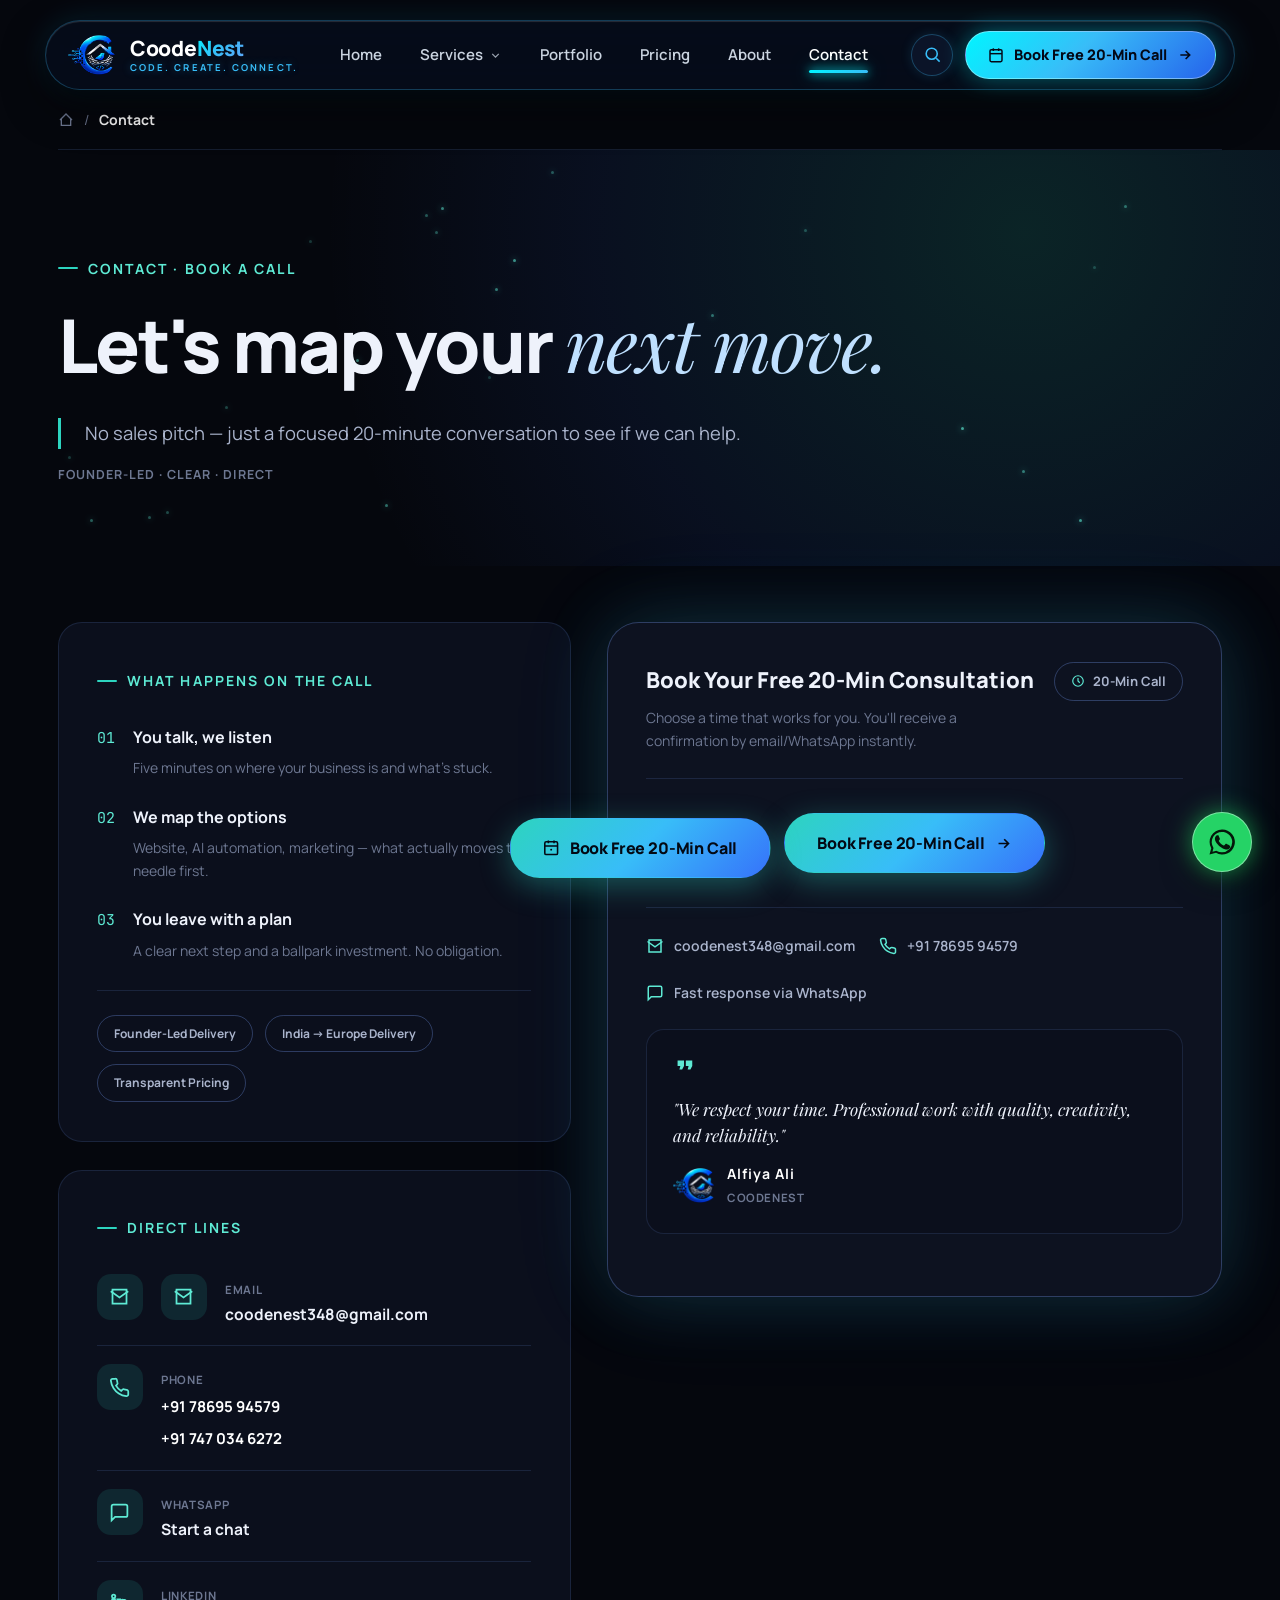
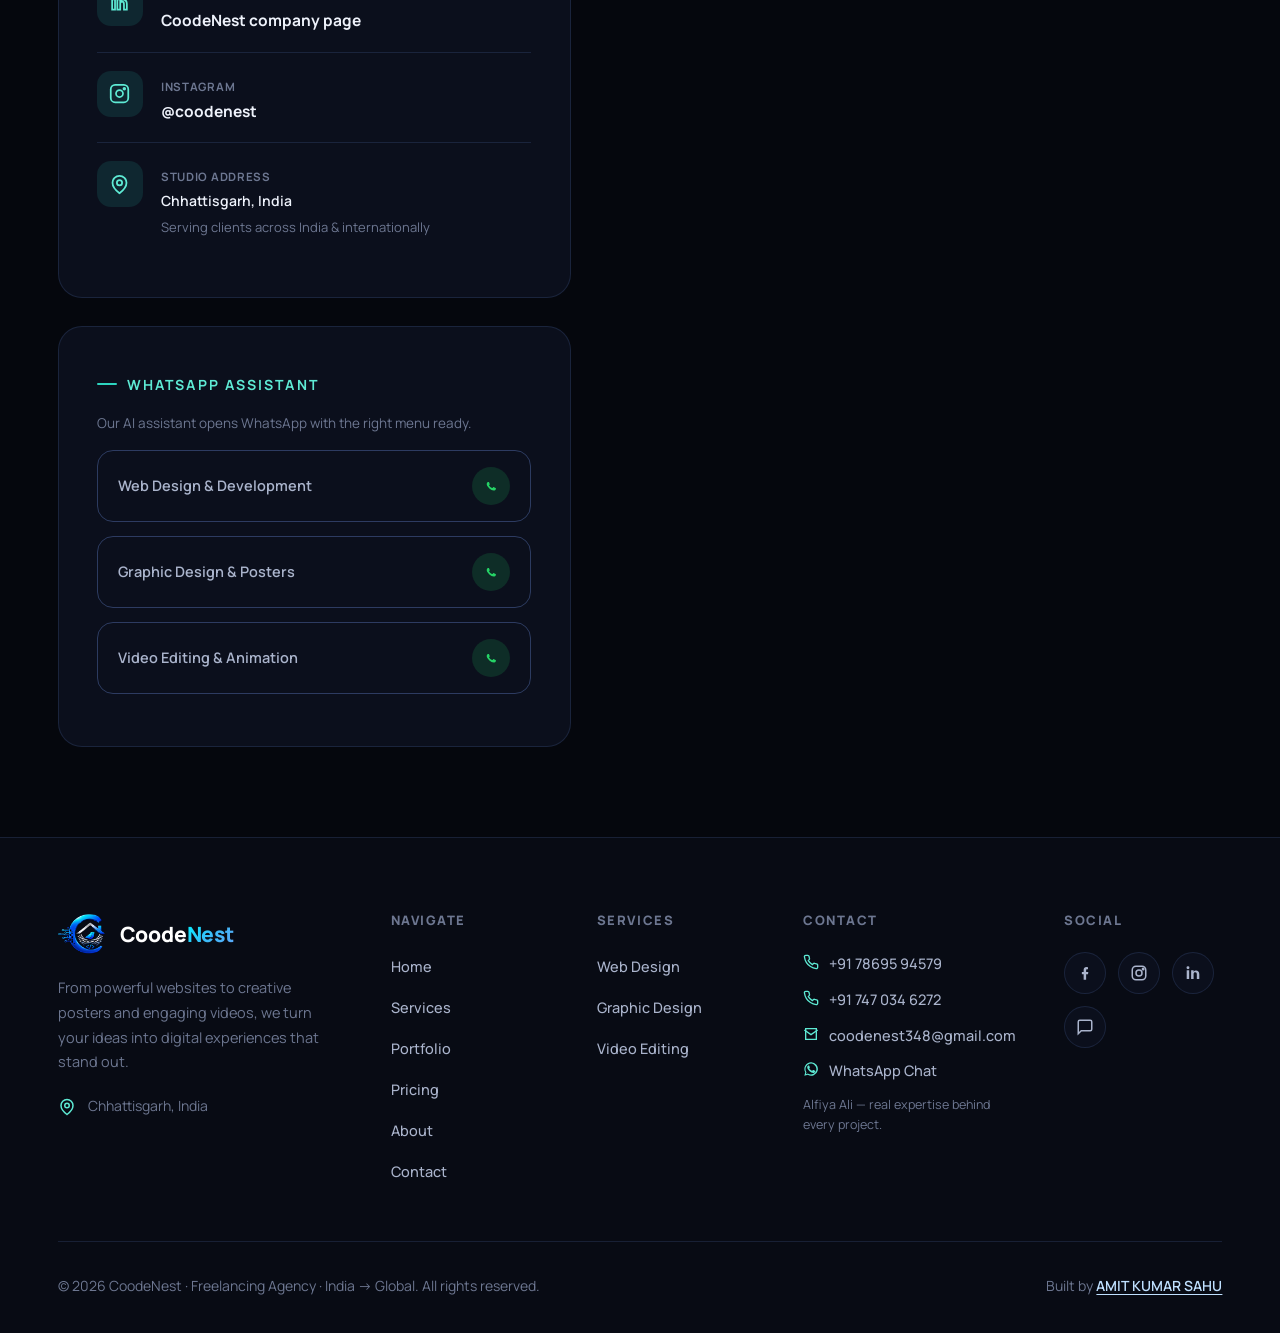
<file: contact.html>
<!DOCTYPE html>
<html lang="en">
<head>
<meta charset="UTF-8">
<meta name="viewport" content="width=device-width, initial-scale=1.0">
<title>Contact — CoodeNest</title>
<meta name="description" content="Book a free 20-minute call with CoodeNest. No sales pitch — just a focused conversation to map your next move.">
<link rel="icon" href="data:image/svg+xml,<svg xmlns=%22http://www.w3.org/2000/svg%22 viewBox=%220 0 120 120%22><circle cx=%2260%22 cy=%2260%22 r=%2254%22 fill=%22%23070b16%22 stroke=%22%233672fa%22 stroke-width=%224%22/><path d=%22M36 62 L60 42 L84 62%22 stroke=%22%23d7e3f7%22 stroke-width=%228%22 fill=%22none%22 stroke-linecap=%22round%22 stroke-linejoin=%22round%22/></svg>">
<link rel="stylesheet" href="css/style.css?v=19.0">
<link rel="stylesheet" href="css/pages.css?v=19.0">
</head>
<body>

<header class="site-header">
  <div class="nav-row">
    <a href="index.html" class="brand">
      <img src="images/navbarcircular-logo.png" alt="CoodeNest Logo" class="brand-logo-img">
      <span class="brand-text">
        <span class="name">Coode<b>Nest</b></span>
        <span class="tagline">CODE. CREATE. CONNECT.</span>
      </span>
    </a>

    <nav class="main-nav">
      <ul>
        <li><a href="index.html" class="nav-link">Home</a></li>

        <li class="has-mega">
          <a href="services.html" class="nav-link">Services
            <svg viewBox="0 0 24 24" fill="none" stroke="currentColor" stroke-width="2.4"><path d="M6 9l6 6 6-6"/></svg>
          </a>
          <div class="mega-panel">
            <div class="mega-grid">
              <a class="mega-item" href="services.html#web-design">
                <span class="ic"><svg viewBox="0 0 24 24" fill="none" stroke="currentColor" stroke-width="2"><rect x="2" y="3" width="20" height="14" rx="2"/><line x1="8" y1="21" x2="16" y2="21"/><line x1="12" y1="17" x2="12" y2="21"/><path d="M7 8h4M7 11h2"/><rect x="14" y="7" width="4" height="6" rx="1"/></svg></span>
                <span class="txt"><strong>Web Design</strong><span>Fast, modern, responsive websites</span></span>
              </a>
              <a class="mega-item" href="services.html#graphic-design">
                <span class="ic"><svg viewBox="0 0 24 24" fill="none" stroke="currentColor" stroke-width="2"><path d="M12 19l7-7 3 3-7 7-3-3z"/><path d="M18 13l-1.5-7.5L2 2l3.5 14.5L13 18l5-5z"/><path d="M2 2l7.586 7.586"/><circle cx="11" cy="11" r="2"/></svg></span>
                <span class="txt"><strong>Graphic Design</strong><span>Logos, banners, posters &amp; branding</span></span>
              </a>
              <a class="mega-item" href="services.html#video-editing">
                <span class="ic"><svg viewBox="0 0 24 24" fill="none" stroke="currentColor" stroke-width="2"><rect x="2" y="4" width="20" height="16" rx="3"/><path d="M2 9h20M2 14h20M7 4v5M12 4v5M17 4v5M10 12l5 3-5 3v-6z"/></svg></span>
                <span class="txt"><strong>Video Editing</strong><span>Reels, YouTube edits &amp; animations</span></span>
              </a>
            </div>
          </div>
        </li>

        <li><a href="portfolio.html" class="nav-link">Portfolio</a></li>
        <li><a href="pricing.html" class="nav-link">Pricing</a></li>

        <li><a href="about.html" class="nav-link">About</a></li>
        <li><a href="contact.html" class="nav-link active">Contact</a></li>
      </ul>
    </nav>

    <div class="nav-actions">
      <button class="icon-btn" data-search-trigger aria-label="Search">
        <svg viewBox="0 0 24 24" fill="none" stroke="currentColor" stroke-width="2"><circle cx="11" cy="11" r="7"/><path d="M21 21l-4.3-4.3"/></svg>
      </button>
      <a href="contact.html#book" class="nav-cta-btn desktop-only" data-book-trigger>
        <svg viewBox="0 0 24 24" fill="none" stroke="currentColor" stroke-width="2.2"><rect x="3" y="4" width="18" height="18" rx="2" ry="2"/><line x1="16" y1="2" x2="16" y2="6"/><line x1="8" y1="2" x2="8" y2="6"/><line x1="3" y1="10" x2="21" y2="10"/></svg>
        <span>Book Free 20-Min Call</span>
        <svg viewBox="0 0 24 24" fill="none" stroke="currentColor" stroke-width="2.5"><path d="M5 12h14M13 6l6 6-6 6"/></svg>
      </a>
      <button class="hamburger" aria-label="Open menu">
        <svg viewBox="0 0 24 24" fill="none" stroke="currentColor" stroke-width="2.2"><path d="M4 7h16M4 12h16M4 17h16"/></svg>
      </button>
    </div>
  </div>
</header>

<!-- Mobile drawer -->
<div class="mobile-drawer">
  <div class="mobile-drawer-panel">
    <div class="flex" style="justify-content:space-between;align-items:center;">
      <span class="brand-text"><span class="name">Coode<b>Nest</b></span></span>
      <button class="close-drawer icon-btn" aria-label="Close menu">
        <svg viewBox="0 0 24 24" fill="none" stroke="currentColor" stroke-width="2.2"><path d="M6 6l12 12M18 6L6 18"/></svg>
      </button>
    </div>
    <ul>
      <li><a href="index.html" class="top-link">Home</a></li>
      <li><a href="services.html" class="top-link">Services</a></li>
      <li><a href="portfolio.html" class="top-link">Portfolio</a></li>
      <li><a href="pricing.html" class="top-link">Pricing</a></li>
      <li><a href="about.html" class="top-link">About</a></li>
      <li><a href="contact.html" class="top-link">Contact</a></li>
    </ul>
    <a href="contact.html#book" class="btn btn-primary btn-block mt-24" data-book-trigger>Book Free 20-Min Call</a>
  </div>
</div>

<!-- Search overlay -->
<div class="search-overlay">
  <div class="search-box">
    <div class="search-input-row">
      <svg viewBox="0 0 24 24" fill="none" stroke="currentColor" stroke-width="2"><circle cx="11" cy="11" r="7"/><path d="M21 21l-4.3-4.3"/></svg>
      <input type="text" placeholder="Search services, pages, pricing…" autocomplete="off">
      <span class="search-esc">Esc</span>
    </div>
    <div class="search-results"></div>
    <div class="search-empty">No results found. Try “pricing” or “services”.</div>
  </div>
</div>


<main>

<div class="container">
  <div class="breadcrumb">
    <a href="index.html"><svg viewBox="0 0 24 24" fill="none" stroke="currentColor" stroke-width="2"><path d="M3 12l9-9 9 9M5 10v10h14V10"/></svg></a>
    <span>/</span>
    <strong>Contact</strong>
  </div>
</div>

<section class="page-hero">
  <div class="bg-field"></div>
  <div class="container">
    <div class="eyebrow">Contact · Book a Call</div>
    <h1 class="h1">Let's map your <span class="accent-italic">next move.</span></h1>
    <blockquote>No sales pitch — just a focused 20-minute conversation to see if we can help.</blockquote>
    <p class="muted mt-16" style="letter-spacing:.08em; font-size:12.5px; text-transform:uppercase; font-weight:700;">Founder-Led · Clear · Direct</p>
  </div>
</section>

<section class="section-pad" id="book" style="padding-top:56px;">
  <div class="container">
    <div class="contact-grid">

      <div class="stack">
        <div class="card">
          <div class="eyebrow mb-8">What happens on the call</div>
          <div class="call-steps">
            <div class="call-step">
              <span class="n">01</span>
              <div><strong>You talk, we listen</strong><p>Five minutes on where your business is and what's stuck.</p></div>
            </div>
            <div class="call-step">
              <span class="n">02</span>
              <div><strong>We map the options</strong><p>Website, AI automation, marketing — what actually moves the needle first.</p></div>
            </div>
            <div class="call-step">
              <span class="n">03</span>
              <div><strong>You leave with a plan</strong><p>A clear next step and a ballpark investment. No obligation.</p></div>
            </div>
          </div>
          <div class="tag-strip">
            <span class="pill">Founder-Led Delivery</span>
            <span class="pill">India → Europe Delivery</span>
            <span class="pill">Transparent Pricing</span>
          </div>
        </div>

        <div class="card">
          <div class="eyebrow mb-16">Direct Lines</div>
          <div class="direct-line">
            <div class="ic"><svg viewBox="0 0 24 24" fill="none" stroke="currentColor" stroke-width="2"><path d="M4 4h16v16H4z"/><path d="M22 6l-10 7L2 6"/></svg></div>
            <div class="ic"><svg viewBox="0 0 24 24" fill="none" stroke="currentColor" stroke-width="2"><path d="M4 4h16v16H4z"/><path d="M22 6l-10 7L2 6"/></svg></div>
            <div><span class="lbl">Email</span><strong>coodenest348@gmail.com</strong></div>
          </div>
          <div class="direct-line">
            <div class="ic"><svg viewBox="0 0 24 24" fill="none" stroke="currentColor" stroke-width="2"><path d="M22 16.9v3a2 2 0 01-2.2 2 19.8 19.8 0 01-8.6-3.1 19.5 19.5 0 01-6-6 19.8 19.8 0 01-3.1-8.7A2 2 0 014.1 2h3a2 2 0 012 1.7c.1.9.3 1.8.6 2.7a2 2 0 01-.4 2.1L8 9.9a16 16 0 006 6l1.4-1.4a2 2 0 012.1-.4c.9.3 1.8.5 2.7.6a2 2 0 011.8 2.2z"/></svg></div>
            <div>
              <span class="lbl">Phone</span>
              <div><a href="tel:+917869594579" style="color:#fff; text-decoration:none;"><strong style="font-size:15px; display:inline-block;">+91 78695 94579</strong></a></div>
              <div style="margin-top:4px;"><a href="tel:+917470346272" style="color:#fff; text-decoration:none;"><strong style="font-size:15px; display:inline-block;">+91 747 034 6272</strong></a></div>
            </div>
          </div>
          <div class="direct-line">
            <div class="ic"><svg viewBox="0 0 24 24" fill="none" stroke="currentColor" stroke-width="2"><path d="M21 15a2 2 0 01-2 2H7l-4 4V5a2 2 0 012-2h14a2 2 0 012 2z"/></svg></div>
            <div><span class="lbl">WhatsApp</span><a href="https://wa.me/917869594579?text=Hi%20CoodeNest%2C%20I%20am%20interested%20in%20your%20services.%20Please%20share%20more%20details." target="_blank" rel="noopener noreferrer" data-wa-text="Hi CoodeNest, I am interested in your services. Please share more details."><strong>Start a chat</strong></a></div>
          </div>
          <div class="direct-line">
            <div class="ic"><svg viewBox="0 0 24 24" fill="none" stroke="currentColor" stroke-width="2"><path d="M6.9 8.4H3.6V20h3.3zM5.3 3a1.9 1.9 0 100 3.9A1.9 1.9 0 005.3 3zM20.4 20v-6.4c0-3.4-1.8-5-4.3-5a3.7 3.7 0 00-3.3 1.8V8.4H9.5S9.6 9.6 9.5 20h3.3v-6.5c0-.3 0-.7.1-.9.3-.7 1-1.5 2.1-1.5 1.5 0 2.1 1.1 2.1 2.8V20z"/></svg></div>
            <div><span class="lbl">LinkedIn</span><strong>CoodeNest company page</strong></div>
          </div>
          <div class="direct-line">
            <div class="ic"><svg viewBox="0 0 24 24" fill="none" stroke="currentColor" stroke-width="2"><rect x="2" y="2" width="20" height="20" rx="5"/><circle cx="12" cy="12" r="4"/><circle cx="17.5" cy="6.5" r="1"/></svg></div>
            <div><span class="lbl">Instagram</span><strong>@coodenest</strong></div>
          </div>
          <div class="direct-line">
            <div class="ic"><svg viewBox="0 0 24 24" fill="none" stroke="currentColor" stroke-width="2"><path d="M20 10c0 6-8 12-8 12s-8-6-8-12a8 8 0 0116 0z"/><circle cx="12" cy="10" r="3"/></svg></div>
            <div><span class="lbl">Studio Address</span><strong style="font-weight:600; font-size:14px;">Chhattisgarh, India</strong><span class="small">Serving clients across India &amp; internationally</span></div>
          </div>
        </div>

        <div class="card">
          <div class="eyebrow mb-16">WhatsApp Assistant</div>
          <p class="muted mb-16" style="font-size:13.5px;">Our AI assistant opens WhatsApp with the right menu ready.</p>
          <a href="#" class="wa-menu-item" data-wa-text="Hi CoodeNest, I'm interested in Web Design & Development.">
            <span>Web Design &amp; Development</span>
            <span class="ic-circle"><svg viewBox="0 0 24 24" fill="currentColor"><path d="M17.5 14.4c-.3-.1-1.7-.9-2-1s-.5-.1-.7.1-.8 1-.9 1.1-.3.2-.6.1a7.6 7.6 0 01-2.2-1.4 8.4 8.4 0 01-1.6-2c-.2-.3 0-.5.1-.6l.4-.5.3-.4a.5.5 0 000-.5c-.1-.1-.7-1.6-.9-2.2s-.5-.5-.7-.5h-.6a1.1 1.1 0 00-.8.4 3.4 3.4 0 00-1 2.5 5.9 5.9 0 001.3 3.2 13.4 13.4 0 005.1 4.5c.7.3 1.3.5 1.7.6a4.1 4.1 0 001.9.1 3.1 3.1 0 002-1.4 2.5 2.5 0 00.2-1.4c-.1-.1-.3-.2-.6-.3z"/></svg></span>
          </a>
          <a href="#" class="wa-menu-item" data-wa-text="Hi CoodeNest, I'm interested in Graphic Design & Posters.">
            <span>Graphic Design &amp; Posters</span>
            <span class="ic-circle"><svg viewBox="0 0 24 24" fill="currentColor"><path d="M17.5 14.4c-.3-.1-1.7-.9-2-1s-.5-.1-.7.1-.8 1-.9 1.1-.3.2-.6.1a7.6 7.6 0 01-2.2-1.4 8.4 8.4 0 01-1.6-2c-.2-.3 0-.5.1-.6l.4-.5.3-.4a.5.5 0 000-.5c-.1-.1-.7-1.6-.9-2.2s-.5-.5-.7-.5h-.6a1.1 1.1 0 00-.8.4 3.4 3.4 0 00-1 2.5 5.9 5.9 0 001.3 3.2 13.4 13.4 0 005.1 4.5c.7.3 1.3.5 1.7.6a4.1 4.1 0 001.9.1 3.1 3.1 0 002-1.4 2.5 2.5 0 00.2-1.4c-.1-.1-.3-.2-.6-.3z"/></svg></span>
          </a>
          <a href="#" class="wa-menu-item" data-wa-text="Hi CoodeNest, I'm interested in Video Editing & Animation.">
            <span>Video Editing &amp; Animation</span>
            <span class="ic-circle"><svg viewBox="0 0 24 24" fill="currentColor"><path d="M17.5 14.4c-.3-.1-1.7-.9-2-1s-.5-.1-.7.1-.8 1-.9 1.1-.3.2-.6.1a7.6 7.6 0 01-2.2-1.4 8.4 8.4 0 01-1.6-2c-.2-.3 0-.5.1-.6l.4-.5.3-.4a.5.5 0 000-.5c-.1-.1-.7-1.6-.9-2.2s-.5-.5-.7-.5h-.6a1.1 1.1 0 00-.8.4 3.4 3.4 0 00-1 2.5 5.9 5.9 0 001.3 3.2 13.4 13.4 0 005.1 4.5c.7.3 1.3.5 1.7.6a4.1 4.1 0 001.9.1 3.1 3.1 0 002-1.4 2.5 2.5 0 00.2-1.4c-.1-.1-.3-.2-.6-.3z"/></svg></span>
          </a>
        </div>
      </div>

      <div class="card booking-embed-card glow-panel">
        <div class="booking-embed-head">
          <div>
            <h3>Book Your Free 20-Min Consultation</h3>
            <p>Choose a time that works for you. You'll receive a confirmation by email/WhatsApp instantly.</p>
          </div>
          <span class="pill" style="flex-shrink:0;">
            <svg viewBox="0 0 24 24" fill="none" stroke="currentColor" stroke-width="2"><circle cx="12" cy="12" r="9"/><path d="M12 7v5l3 3"/></svg>
            20-Min Call
          </span>
        </div>

        <div class="book-inline-cta">
          <a href="#" class="btn btn-primary" data-book-trigger>
            Book Free 20-Min Call
            <svg viewBox="0 0 24 24" fill="none" stroke="currentColor" stroke-width="2.4"><path d="M5 12h14M13 6l6 6-6 6"/></svg>
          </a>
        </div>

        <div class="contact-methods">
          <a href="mailto:coodenest348@gmail.com"><svg viewBox="0 0 24 24" fill="none" stroke="currentColor" stroke-width="2"><path d="M4 4h16v16H4z"/><path d="M22 6l-10 7L2 6"/></svg>coodenest348@gmail.com</a>
          <a href="tel:+917869594579"><svg viewBox="0 0 24 24" fill="none" stroke="currentColor" stroke-width="2"><path d="M22 16.9v3a2 2 0 01-2.2 2 19.8 19.8 0 01-8.6-3.1 19.5 19.5 0 01-6-6 19.8 19.8 0 01-3.1-8.7A2 2 0 014.1 2h3a2 2 0 012 1.7c.1.9.3 1.8.6 2.7a2 2 0 01-.4 2.1L8 9.9a16 16 0 006 6l1.4-1.4a2 2 0 012.1-.4c.9.3 1.8.5 2.7.6a2 2 0 011.8 2.2z"/></svg>+91 78695 94579</a>
          <a href="https://wa.me/917869594579?text=Hi%20CoodeNest%2C%20I%20am%20interested%20in%20your%20services.%20Please%20share%20more%20details." target="_blank" rel="noopener noreferrer" data-wa-text="Hi CoodeNest, I am interested in your services. Please share more details."><svg viewBox="0 0 24 24" fill="none" stroke="currentColor" stroke-width="2"><path d="M21 15a2 2 0 01-2 2H7l-4 4V5a2 2 0 012-2h14a2 2 0 012 2z"/></svg>Fast response via WhatsApp</a>
        </div>

        <div class="quote-card mt-24">
          <svg viewBox="0 0 24 24" fill="currentColor"><path d="M7 17h3l2-4V7H5v6h3zm9 0h3l2-4V7h-7v6h3z"/></svg>
          <p>"We respect your time. Professional work with quality, creativity, and reliability."</p>
          <div class="flex gap-12" style="align-items:center; margin-top:14px;">
            <img src="images/navbarcircular-logo.png" alt="CoodeNest Logo" style="width:42px; height:42px; object-fit:contain; flex-shrink:0;">
            <div class="who" style="text-transform:none; font-weight:700; color:#fff; font-size:14px;">Alfiya Ali<br><span style="color:var(--text-mute); font-size:11.5px; text-transform:uppercase; letter-spacing:.05em;">CoodeNest</span></div>
          </div>
        </div>
      </div>

    </div>
  </div>
</section>

</main>


<footer class="site-footer">
  <div class="container">
    <div class="footer-grid">
      <div class="footer-brand">
        <a href="index.html" class="brand">
          <img src="images/navbarcircular-logo.png" alt="CoodeNest Logo" class="brand-logo-img">
          <span class="brand-text"><span class="name">Coode<b>Nest</b></span></span>
        </a>
        <p>From powerful websites to creative posters and engaging videos, we turn your ideas into digital experiences that stand out.</p>
        <div class="addr">
          <svg viewBox="0 0 24 24" fill="none" stroke="currentColor" stroke-width="2"><path d="M20 10c0 6-8 12-8 12s-8-6-8-12a8 8 0 0116 0z"/><circle cx="12" cy="10" r="3"/></svg>
          <span>Chhattisgarh, India</span>
        </div>
      </div>

      <div class="footer-col">
        <h4>Navigate</h4>
        <ul>
          <li><a href="index.html">Home</a></li>
          <li><a href="services.html">Services</a></li>
          <li><a href="portfolio.html">Portfolio</a></li>
          <li><a href="pricing.html">Pricing</a></li>
          <li><a href="about.html">About</a></li>
          <li><a href="contact.html">Contact</a></li>
        </ul>
      </div>

      <div class="footer-col">
        <h4>Services</h4>
        <ul>
          <li><a href="services.html#web-design">Web Design</a></li>
          <li><a href="services.html#graphic-design">Graphic Design</a></li>
          <li><a href="services.html#video-editing">Video Editing</a></li>
        </ul>
      </div>

      <div class="footer-col">
        <h4>Contact</h4>
        <div class="contact-line">
          <svg viewBox="0 0 24 24" fill="none" stroke="currentColor" stroke-width="2"><path d="M22 16.9v3a2 2 0 01-2.2 2 19.8 19.8 0 01-8.6-3.1 19.5 19.5 0 01-6-6 19.8 19.8 0 01-3.1-8.7A2 2 0 014.1 2h3a2 2 0 012 1.7c.1.9.3 1.8.6 2.7a2 2 0 01-.4 2.1L8 9.9a16 16 0 006 6l1.4-1.4a2 2 0 012.1-.4c.9.3 1.8.5 2.7.6a2 2 0 011.8 2.2z"/></svg>
          <a href="tel:+917869594579">+91 78695 94579</a>
        </div>
        <div class="contact-line">
          <svg viewBox="0 0 24 24" fill="none" stroke="currentColor" stroke-width="2"><path d="M22 16.9v3a2 2 0 01-2.2 2 19.8 19.8 0 01-8.6-3.1 19.5 19.5 0 01-6-6 19.8 19.8 0 01-3.1-8.7A2 2 0 014.1 2h3a2 2 0 012 1.7c.1.9.3 1.8.6 2.7a2 2 0 01-.4 2.1L8 9.9a16 16 0 006 6l1.4-1.4a2 2 0 012.1-.4c.9.3 1.8.5 2.7.6a2 2 0 011.8 2.2z"/></svg>
          <a href="tel:+917470346272">+91 747 034 6272</a>
        </div>
        <div class="contact-line">
          <svg viewBox="0 0 24 24" fill="none" stroke="currentColor" stroke-width="2"><path d="M4 4h16v16H4z"/><path d="M22 6l-10 7L2 6"/></svg>
          <a href="mailto:coodenest348@gmail.com">coodenest348@gmail.com</a>
        </div>
        <div class="contact-line">
          <svg viewBox="0 0 24 24" fill="currentColor"><path d="M17.5 14.4c-.3-.1-1.7-.9-2-1s-.5-.1-.7.1-.8 1-.9 1.1-.3.2-.6.1a7.6 7.6 0 01-2.2-1.4 8.4 8.4 0 01-1.6-2c-.2-.3 0-.5.1-.6l.4-.5.3-.4a.5.5 0 000-.5c-.1-.1-.7-1.6-.9-2.2s-.5-.5-.7-.5h-.6a1.1 1.1 0 00-.8.4 3.4 3.4 0 00-1 2.5 5.9 5.9 0 001.3 3.2 13.4 13.4 0 005.1 4.5c.7.3 1.3.5 1.7.6a4.1 4.1 0 001.9.1 3.1 3.1 0 002-1.4 2.5 2.5 0 00.2-1.4c-.1-.1-.3-.2-.6-.3z"/><path d="M12 2a10 10 0 00-8.6 15L2 22l5.2-1.4A10 10 0 1012 2zm0 18.2a8.2 8.2 0 01-4.2-1.1l-.3-.2-3.1.8.8-3-.2-.3A8.2 8.2 0 1120.2 12 8.2 8.2 0 0112 20.2z"/></svg>
          <a href="https://wa.me/917869594579?text=Hi%20CoodeNest%2C%20I%20am%20interested%20in%20your%20services.%20Please%20share%20more%20details." target="_blank" rel="noopener noreferrer" data-wa-text="Hi CoodeNest, I am interested in your services. Please share more details.">WhatsApp Chat</a>
        </div>
        <p class="contact-note">Alfiya Ali — real expertise behind every project.</p>
      </div>

      <div class="footer-col">
        <h4>Social</h4>
        <div class="social-row">
          <a href="#" aria-label="Facebook"><svg viewBox="0 0 24 24" fill="currentColor"><path d="M13.5 21v-7.5H16l.4-3H13.5V8.4c0-.9.2-1.5 1.5-1.5H16V4.2A20 20 0 0013.9 4c-2.2 0-3.7 1.3-3.7 3.9v2.6H7.8v3h2.4V21z"/></svg></a>
          <a href="#" aria-label="Instagram"><svg viewBox="0 0 24 24" fill="none" stroke="currentColor" stroke-width="2"><rect x="3" y="3" width="18" height="18" rx="5"/><circle cx="12" cy="12" r="4"/><circle cx="17.5" cy="6.5" r="1"/></svg></a>
          <a href="#" aria-label="LinkedIn"><svg viewBox="0 0 24 24" fill="currentColor"><path d="M6.9 8.4H3.6V20h3.3zM5.3 3a1.9 1.9 0 100 3.9A1.9 1.9 0 005.3 3zM20.4 20v-6.4c0-3.4-1.8-5-4.3-5a3.7 3.7 0 00-3.3 1.8V8.4H9.5S9.6 9.6 9.5 20h3.3v-6.5c0-.3 0-.7.1-.9.3-.7 1-1.5 2.1-1.5 1.5 0 2.1 1.1 2.1 2.8V20z"/></svg></a>
          <a href="https://wa.me/917869594579?text=Hi%20CoodeNest%2C%20I%20am%20interested%20in%20your%20services.%20Please%20share%20more%20details." target="_blank" rel="noopener noreferrer" data-wa-text="Hi CoodeNest, I am interested in your services. Please share more details." aria-label="Chat"><svg viewBox="0 0 24 24" fill="none" stroke="currentColor" stroke-width="2"><path d="M21 15a2 2 0 01-2 2H7l-4 4V5a2 2 0 012-2h14a2 2 0 012 2z"/></svg></a>
        </div>
      </div>
    </div>

    <div class="footer-bottom">
      <span>© 2026 CoodeNest · Freelancing Agency · India → Global. All rights reserved.</span>
      <span>Built by <a href="https://portfolio-website-delta-one-38.vercel.app/" target="_blank" rel="noopener noreferrer" style="color:var(--accent-ice, #5b93ff); font-weight:600; text-decoration:underline; text-underline-offset:3px;">AMIT KUMAR SAHU</a></span>
    </div>
  </div>
</footer>

<div class="floating-book">
  <a href="contact.html#book" class="btn btn-primary" data-book-trigger>
    <svg viewBox="0 0 24 24" fill="none" stroke="currentColor" stroke-width="2.2"><rect x="3" y="4" width="18" height="18" rx="2"/><path d="M16 2v4M8 2v4M3 10h18"/><circle cx="12" cy="15" r="1.4" fill="currentColor" stroke="none"/></svg>
    Book Free 20-Min Call
  </a>
</div>

<div class="floating-chat-cluster">
  <a href="https://wa.me/917869594579?text=Hi%20CoodeNest%2C%20I%20am%20interested%20in%20your%20services.%20Please%20share%20more%20details." target="_blank" rel="noopener noreferrer" class="fab whatsapp-fab" data-wa-text="Hi CoodeNest, I am interested in your services. Please share more details." aria-label="WhatsApp">
    <svg viewBox="0 0 24 24" fill="currentColor"><path d="M17.5 14.4c-.3-.1-1.7-.9-2-1s-.5-.1-.7.1-.8 1-.9 1.1-.3.2-.6.1a7.6 7.6 0 01-2.2-1.4 8.4 8.4 0 01-1.6-2c-.2-.3 0-.5.1-.6l.4-.5.3-.4a.5.5 0 000-.5c-.1-.1-.7-1.6-.9-2.2s-.5-.5-.7-.5h-.6a1.1 1.1 0 00-.8.4 3.4 3.4 0 00-1 2.5 5.9 5.9 0 001.3 3.2 13.4 13.4 0 005.1 4.5c.7.3 1.3.5 1.7.6a4.1 4.1 0 001.9.1 3.1 3.1 0 002-1.4 2.5 2.5 0 00.2-1.4c-.1-.1-.3-.2-.6-.3z"/><path d="M12 2a10 10 0 00-8.6 15L2 22l5.2-1.4A10 10 0 1012 2zm0 18.2a8.2 8.2 0 01-4.2-1.1l-.3-.2-3.1.8.8-3-.2-.3A8.2 8.2 0 1120.2 12 8.2 8.2 0 0112 20.2z"/></svg>
  </a>
</div>


<div class="modal-overlay" id="bookingModal">
  <div class="modal-box">
    <div id="bookingFormWrap">
      <div class="modal-head">
        <div>
          <h3>Book Your Free 20-Min Call</h3>
          <p class="modal-sub">No sales pitch — just a focused conversation to map your next move.</p>
        </div>
        <button class="modal-close" data-book-close aria-label="Close">
          <svg viewBox="0 0 24 24" fill="none" stroke="currentColor" stroke-width="2.2"><path d="M6 6l12 12M18 6L6 18"/></svg>
        </button>
      </div>

      <a href="#" class="btn btn-secondary btn-block" data-wa-text="Hi CoodeNest, I'd like to book a free 20-min call. Here are my details:">
        <svg viewBox="0 0 24 24" fill="currentColor"><path d="M17.5 14.4c-.3-.1-1.7-.9-2-1s-.5-.1-.7.1-.8 1-.9 1.1-.3.2-.6.1a7.6 7.6 0 01-2.2-1.4 8.4 8.4 0 01-1.6-2c-.2-.3 0-.5.1-.6l.4-.5.3-.4a.5.5 0 000-.5c-.1-.1-.7-1.6-.9-2.2s-.5-.5-.7-.5h-.6a1.1 1.1 0 00-.8.4 3.4 3.4 0 00-1 2.5 5.9 5.9 0 001.3 3.2 13.4 13.4 0 005.1 4.5c.7.3 1.3.5 1.7.6a4.1 4.1 0 001.9.1 3.1 3.1 0 002-1.4 2.5 2.5 0 00.2-1.4c-.1-.1-.3-.2-.6-.3z"/><path d="M12 2a10 10 0 00-8.6 15L2 22l5.2-1.4A10 10 0 1012 2zm0 18.2a8.2 8.2 0 01-4.2-1.1l-.3-.2-3.1.8.8-3-.2-.3A8.2 8.2 0 1120.2 12 8.2 8.2 0 0112 20.2z"/></svg>
        Continue on WhatsApp instead
      </a>

      <div class="form-divider-or">or fill the form</div>

      <form id="bookingForm">
        <div class="form-row">
          <label for="bk-name">Full name</label>
          <input type="text" id="bk-name" name="name" placeholder="Your name" required>
        </div>
        <div class="form-two-col">
          <div class="form-row">
            <label for="bk-email">Email</label>
            <input type="email" id="bk-email" name="email" placeholder="you@company.com" required>
          </div>
          <div class="form-row">
            <label for="bk-phone">Phone / WhatsApp</label>
            <input type="tel" id="bk-phone" name="phone" placeholder="+91 00000 00000" required>
          </div>
        </div>
        <div class="form-two-col">
          <div class="form-row">
            <label for="bk-date">Preferred date</label>
            <input type="date" id="bk-date" name="date" required>
          </div>
          <div class="form-row">
            <label for="bk-time">Preferred time</label>
            <input type="time" id="bk-time" name="time" required>
          </div>
        </div>
        <div class="form-row">
          <label for="bk-msg">What's on your mind? (optional)</label>
          <textarea id="bk-msg" name="message" placeholder="A line or two about your business or project…"></textarea>
        </div>
        <button type="submit" class="btn btn-primary btn-block">
          Confirm Booking Request
          <svg viewBox="0 0 24 24" fill="none" stroke="currentColor" stroke-width="2.4"><path d="M5 12h14M13 6l6 6-6 6"/></svg>
        </button>
      </form>
    </div>

    <div class="form-success" id="bookingSuccess">
      <div class="check-circle">
        <svg viewBox="0 0 24 24" fill="none" stroke="currentColor" stroke-width="2.6"><path d="M20 6L9 17l-5-5"/></svg>
      </div>
      <h4>Request received.</h4>
      <p>We'll confirm your slot by email/WhatsApp shortly. Talk soon.</p>
      <button class="btn btn-secondary mt-24" data-book-close>Close</button>
    </div>
  </div>
</div>


<script src="js/main.js"></script>
</body>
</html>
</file>
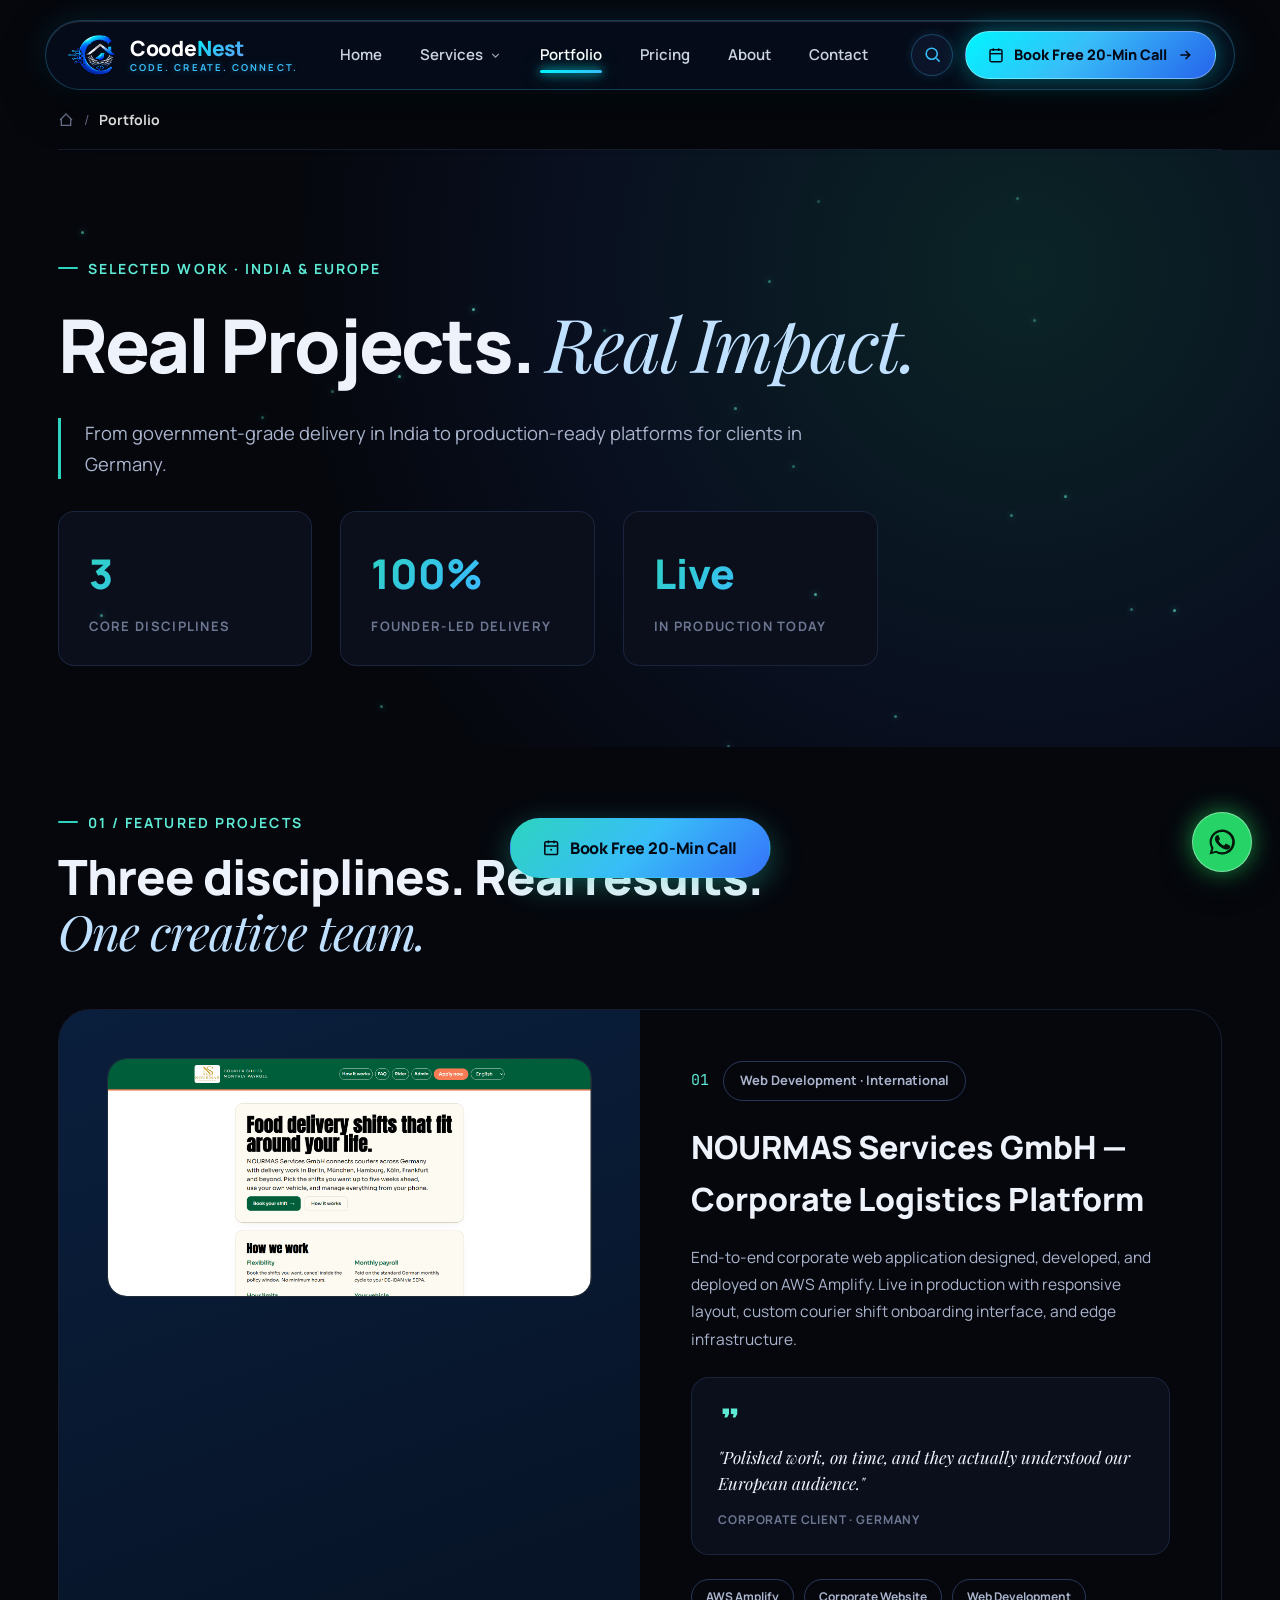
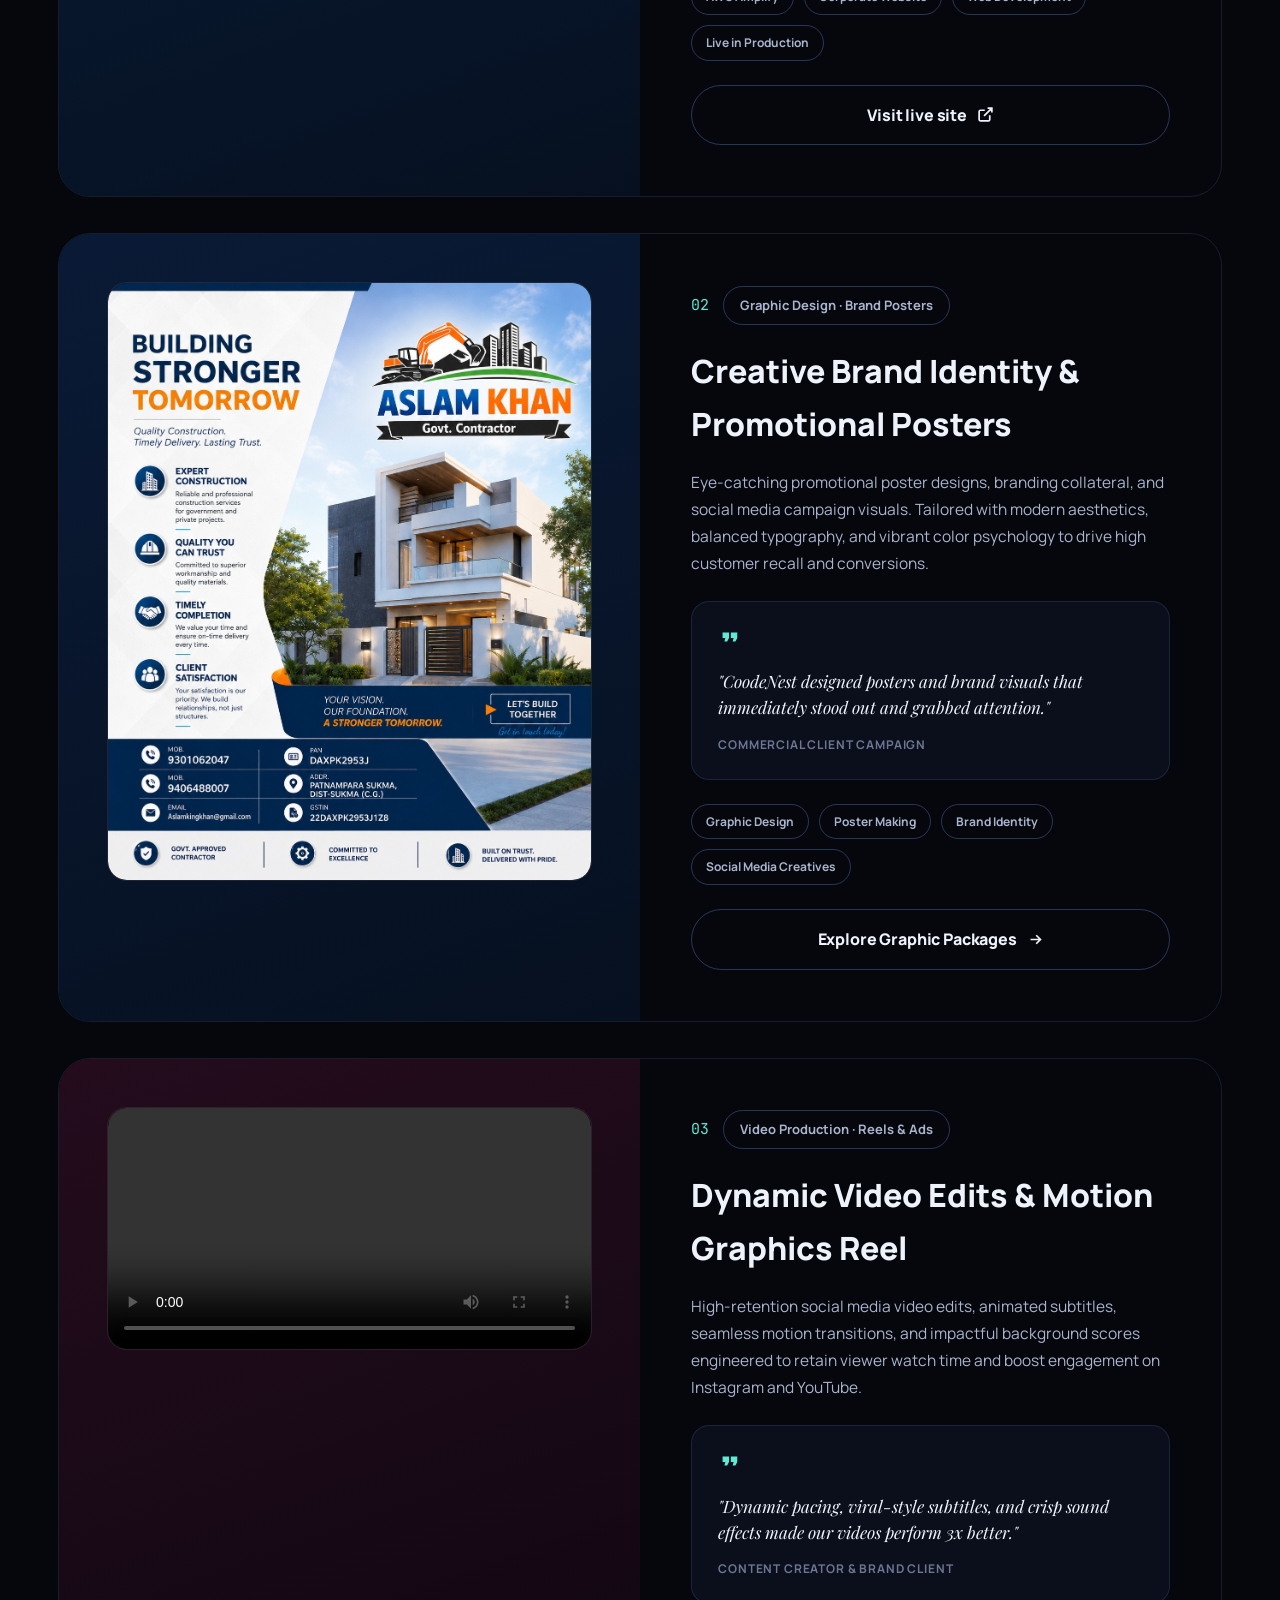
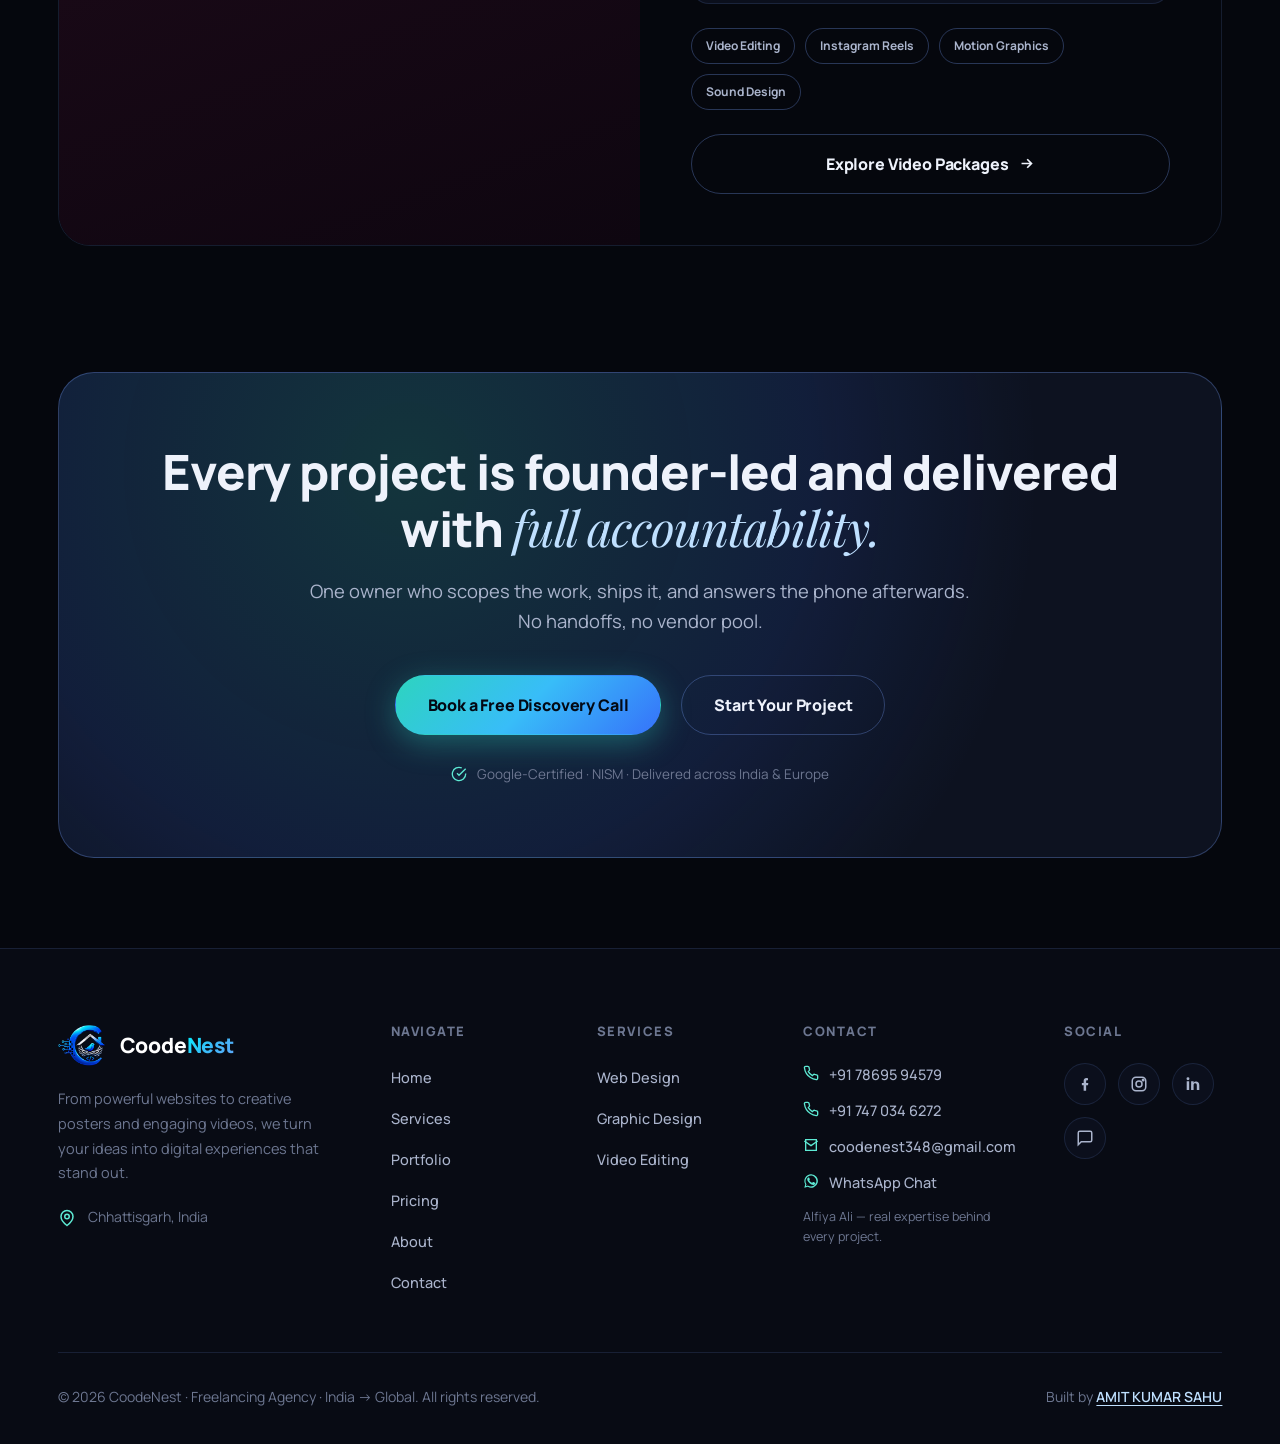
<file: portfolio.html>
<!DOCTYPE html>
<html lang="en">
<head>
<meta charset="UTF-8">
<meta name="viewport" content="width=device-width, initial-scale=1.0">
<title>Portfolio — CoodeNest</title>
<meta name="description" content="Real projects, real impact. Featured work across India and Germany, plus AI & automation case studies.">
<link rel="icon" href="data:image/svg+xml,<svg xmlns=%22http://www.w3.org/2000/svg%22 viewBox=%220 0 120 120%22><circle cx=%2260%22 cy=%2260%22 r=%2254%22 fill=%22%23070b16%22 stroke=%22%233672fa%22 stroke-width=%224%22/><path d=%22M36 62 L60 42 L84 62%22 stroke=%22%23d7e3f7%22 stroke-width=%228%22 fill=%22none%22 stroke-linecap=%22round%22 stroke-linejoin=%22round%22/></svg>">
<link rel="stylesheet" href="css/style.css?v=18.0">
<link rel="stylesheet" href="css/pages.css?v=18.0">
</head>
<body>

<header class="site-header">
  <div class="nav-row">
    <a href="index.html" class="brand">
      <img src="images/navbarcircular-logo.png" alt="CoodeNest Logo" class="brand-logo-img">
      <span class="brand-text">
        <span class="name">Coode<b>Nest</b></span>
        <span class="tagline">CODE. CREATE. CONNECT.</span>
      </span>
    </a>

    <nav class="main-nav">
      <ul>
        <li><a href="index.html" class="nav-link">Home</a></li>

        <li class="has-mega">
          <a href="services.html" class="nav-link">Services
            <svg viewBox="0 0 24 24" fill="none" stroke="currentColor" stroke-width="2.4"><path d="M6 9l6 6 6-6"/></svg>
          </a>
          <div class="mega-panel">
            <div class="mega-grid">
              <a class="mega-item" href="services.html#web-design">
                <span class="ic"><svg viewBox="0 0 24 24" fill="none" stroke="currentColor" stroke-width="2"><rect x="2" y="3" width="20" height="14" rx="2"/><line x1="8" y1="21" x2="16" y2="21"/><line x1="12" y1="17" x2="12" y2="21"/><path d="M7 8h4M7 11h2"/><rect x="14" y="7" width="4" height="6" rx="1"/></svg></span>
                <span class="txt"><strong>Web Design</strong><span>Fast, modern, responsive websites</span></span>
              </a>
              <a class="mega-item" href="services.html#graphic-design">
                <span class="ic"><svg viewBox="0 0 24 24" fill="none" stroke="currentColor" stroke-width="2"><path d="M12 19l7-7 3 3-7 7-3-3z"/><path d="M18 13l-1.5-7.5L2 2l3.5 14.5L13 18l5-5z"/><path d="M2 2l7.586 7.586"/><circle cx="11" cy="11" r="2"/></svg></span>
                <span class="txt"><strong>Graphic Design</strong><span>Logos, banners, posters &amp; branding</span></span>
              </a>
              <a class="mega-item" href="services.html#video-editing">
                <span class="ic"><svg viewBox="0 0 24 24" fill="none" stroke="currentColor" stroke-width="2"><rect x="2" y="4" width="20" height="16" rx="3"/><path d="M2 9h20M2 14h20M7 4v5M12 4v5M17 4v5M10 12l5 3-5 3v-6z"/></svg></span>
                <span class="txt"><strong>Video Editing</strong><span>Reels, YouTube edits &amp; animations</span></span>
              </a>
            </div>
          </div>
        </li>

        <li><a href="portfolio.html" class="nav-link active">Portfolio</a></li>
        <li><a href="pricing.html" class="nav-link">Pricing</a></li>

        <li><a href="about.html" class="nav-link">About</a></li>
        <li><a href="contact.html" class="nav-link">Contact</a></li>
      </ul>
    </nav>

    <div class="nav-actions">
      <button class="icon-btn" data-search-trigger aria-label="Search">
        <svg viewBox="0 0 24 24" fill="none" stroke="currentColor" stroke-width="2"><circle cx="11" cy="11" r="7"/><path d="M21 21l-4.3-4.3"/></svg>
      </button>
      <a href="contact.html#book" class="nav-cta-btn desktop-only" data-book-trigger>
        <svg viewBox="0 0 24 24" fill="none" stroke="currentColor" stroke-width="2.2"><rect x="3" y="4" width="18" height="18" rx="2" ry="2"/><line x1="16" y1="2" x2="16" y2="6"/><line x1="8" y1="2" x2="8" y2="6"/><line x1="3" y1="10" x2="21" y2="10"/></svg>
        <span>Book Free 20-Min Call</span>
        <svg viewBox="0 0 24 24" fill="none" stroke="currentColor" stroke-width="2.5"><path d="M5 12h14M13 6l6 6-6 6"/></svg>
      </a>
      <button class="hamburger" aria-label="Open menu">
        <svg viewBox="0 0 24 24" fill="none" stroke="currentColor" stroke-width="2.2"><path d="M4 7h16M4 12h16M4 17h16"/></svg>
      </button>
    </div>
  </div>
</header>

<!-- Mobile drawer -->
<div class="mobile-drawer">
  <div class="mobile-drawer-panel">
    <div class="flex" style="justify-content:space-between;align-items:center;">
      <span class="brand-text"><span class="name">Coode<b>Nest</b></span></span>
      <button class="close-drawer icon-btn" aria-label="Close menu">
        <svg viewBox="0 0 24 24" fill="none" stroke="currentColor" stroke-width="2.2"><path d="M6 6l12 12M18 6L6 18"/></svg>
      </button>
    </div>
    <ul>
      <li><a href="index.html" class="top-link">Home</a></li>
      <li><a href="services.html" class="top-link">Services</a></li>
      <li><a href="portfolio.html" class="top-link">Portfolio</a></li>
      <li><a href="pricing.html" class="top-link">Pricing</a></li>
      <li><a href="about.html" class="top-link">About</a></li>
      <li><a href="contact.html" class="top-link">Contact</a></li>
    </ul>
    <a href="contact.html#book" class="btn btn-primary btn-block mt-24" data-book-trigger>Book Free 20-Min Call</a>
  </div>
</div>

<!-- Search overlay -->
<div class="search-overlay">
  <div class="search-box">
    <div class="search-input-row">
      <svg viewBox="0 0 24 24" fill="none" stroke="currentColor" stroke-width="2"><circle cx="11" cy="11" r="7"/><path d="M21 21l-4.3-4.3"/></svg>
      <input type="text" placeholder="Search services, pages, pricing…" autocomplete="off">
      <span class="search-esc">Esc</span>
    </div>
    <div class="search-results"></div>
    <div class="search-empty">No results found. Try “pricing” or “services”.</div>
  </div>
</div>


<main>

<div class="container">
  <div class="breadcrumb">
    <a href="index.html"><svg viewBox="0 0 24 24" fill="none" stroke="currentColor" stroke-width="2"><path d="M3 12l9-9 9 9M5 10v10h14V10"/></svg></a>
    <span>/</span>
    <strong>Portfolio</strong>
  </div>
</div>

<section class="page-hero">
  <div class="bg-field"></div>
  <div class="container">
    <div class="eyebrow">Selected Work · India &amp; Europe</div>
    <h1 class="h1">Real Projects. <span class="accent-italic">Real Impact.</span></h1>
    <blockquote>From government-grade delivery in India to production-ready platforms for clients in Germany.</blockquote>

    <div class="stat-grid grid-3 mt-32" style="max-width:820px;">
      <div class="stat-block"><div class="num">3</div><div class="lbl">Core Disciplines</div></div>
      <div class="stat-block"><div class="num">100%</div><div class="lbl">Founder-Led Delivery</div></div>
      <div class="stat-block"><div class="num">Live</div><div class="lbl">In Production Today</div></div>
    </div>
  </div>
</section>

<section class="section-pad" id="featured" style="padding-top:56px;">
  <div class="container">
    <div class="eyebrow">01 / Featured Projects</div>
    <h2 class="h2 mt-16" style="max-width:760px;">Three disciplines. Real results. <span class="accent-italic">One creative team.</span></h2>

    <!-- Project 1: Web Development -->
    <div class="case-block mt-48">
      <div class="case-grid">
        <div class="case-preview blue-tone">
          <div class="case-preview-media">
            <img src="images/portfolio-web.png?v=2" alt="NOURMAS Services GmbH Corporate Web App" loading="lazy">
          </div>
        </div>
        <div class="case-content">
          <div class="idx-row">
            <span class="idx">01</span>
            <span class="pill">Web Development · International</span>
          </div>
          <h3>NOURMAS Services GmbH — Corporate Logistics Platform</h3>
          <p class="desc">End-to-end corporate web application designed, developed, and deployed on AWS Amplify. Live in production with responsive layout, custom courier shift onboarding interface, and edge infrastructure.</p>
          <div class="quote-card">
            <svg viewBox="0 0 24 24" fill="currentColor"><path d="M7 17h3l2-4V7H5v6h3zm9 0h3l2-4V7h-7v6h3z"/></svg>
            <p>"Polished work, on time, and they actually understood our European audience."</p>
            <div class="who">Corporate Client · Germany</div>
          </div>
          <div class="tag-row">
            <span>AWS Amplify</span><span>Corporate Website</span><span>Web Development</span><span>Live in Production</span>
          </div>
          <a href="https://main.d3hsq7hd23z3hf.amplifyapp.com/" target="_blank" rel="noopener noreferrer" class="btn btn-secondary">Visit live site
            <svg width="15" height="15" viewBox="0 0 24 24" fill="none" stroke="currentColor" stroke-width="2.4"><path d="M18 13v6a2 2 0 01-2 2H5a2 2 0 01-2-2V8a2 2 0 012-2h6M15 3h6v6M10 14L21 3"/></svg>
          </a>
        </div>
      </div>
    </div>

    <!-- Project 2: Poster Making / Graphic Design -->
    <div class="case-block">
      <div class="case-grid">
        <div class="case-content" style="order:2;">
          <div class="idx-row">
            <span class="idx">02</span>
            <span class="pill">Graphic Design · Brand Posters</span>
          </div>
          <h3>Creative Brand Identity &amp; Promotional Posters</h3>
          <p class="desc">Eye-catching promotional poster designs, branding collateral, and social media campaign visuals. Tailored with modern aesthetics, balanced typography, and vibrant color psychology to drive high customer recall and conversions.</p>
          <div class="quote-card">
            <svg viewBox="0 0 24 24" fill="currentColor"><path d="M7 17h3l2-4V7H5v6h3zm9 0h3l2-4V7h-7v6h3z"/></svg>
            <p>"CoodeNest designed posters and brand visuals that immediately stood out and grabbed attention."</p>
            <div class="who">Commercial Client Campaign</div>
          </div>
          <div class="tag-row">
            <span>Graphic Design</span><span>Poster Making</span><span>Brand Identity</span><span>Social Media Creatives</span>
          </div>
          <a href="pricing.html#packages" class="btn btn-secondary">Explore Graphic Packages
            <svg width="15" height="15" viewBox="0 0 24 24" fill="none" stroke="currentColor" stroke-width="2.4"><path d="M5 12h14M13 6l6 6-6 6"/></svg>
          </a>
        </div>
        <div class="case-preview" style="order:1; background: linear-gradient(160deg,#0a1a36,#061020);">
          <div class="case-preview-media">
            <img src="images/portfolio-poster.jpeg?v=2" alt="Graphic Design &amp; Poster Making Portfolio" loading="lazy">
          </div>
        </div>
      </div>
    </div>

    <!-- Project 3: Video Editing -->
    <div class="case-block">
      <div class="case-grid">
        <div class="case-preview" style="background: linear-gradient(160deg,#240c1d,#0e0610);">
          <div class="case-preview-media">
            <video controls playsinline preload="metadata">
              <source src="images/portfolio-video.mp4?v=2" type="video/mp4">
              Your browser does not support video playback.
            </video>
          </div>
        </div>
        <div class="case-content">
          <div class="idx-row">
            <span class="idx">03</span>
            <span class="pill">Video Production · Reels &amp; Ads</span>
          </div>
          <h3>Dynamic Video Edits &amp; Motion Graphics Reel</h3>
          <p class="desc">High-retention social media video edits, animated subtitles, seamless motion transitions, and impactful background scores engineered to retain viewer watch time and boost engagement on Instagram and YouTube.</p>
          <div class="quote-card">
            <svg viewBox="0 0 24 24" fill="currentColor"><path d="M7 17h3l2-4V7H5v6h3zm9 0h3l2-4V7h-7v6h3z"/></svg>
            <p>"Dynamic pacing, viral-style subtitles, and crisp sound effects made our videos perform 3x better."</p>
            <div class="who">Content Creator &amp; Brand Client</div>
          </div>
          <div class="tag-row">
            <span>Video Editing</span><span>Instagram Reels</span><span>Motion Graphics</span><span>Sound Design</span>
          </div>
          <a href="pricing.html#packages" class="btn btn-secondary">Explore Video Packages
            <svg width="15" height="15" viewBox="0 0 24 24" fill="none" stroke="currentColor" stroke-width="2.4"><path d="M5 12h14M13 6l6 6-6 6"/></svg>
          </a>
        </div>
      </div>
    </div>

  </div>
</section>

<section class="section-pad" style="padding-top:0;">
  <div class="container">
    <div class="cta-band">
      <h2 class="h2">Every project is founder-led and delivered with <span class="accent-italic">full accountability.</span></h2>
      <p>One owner who scopes the work, ships it, and answers the phone afterwards. No handoffs, no vendor pool.</p>
      <div class="actions">
        <a href="contact.html#book" class="btn btn-primary" data-book-trigger>Book a Free Discovery Call</a>
        <a href="contact.html" class="btn btn-secondary">Start Your Project</a>
      </div>
      <div class="trust-line">
        <svg viewBox="0 0 24 24" fill="none" stroke="currentColor" stroke-width="2"><path d="M22 11.1V12a10 10 0 11-5.9-9.1"/><path d="M22 4L12 14.01l-3-3"/></svg>
        Google-Certified · NISM · Delivered across India &amp; Europe
      </div>
    </div>
  </div>
</section>

</main>


<footer class="site-footer">
  <div class="container">
    <div class="footer-grid">
      <div class="footer-brand">
        <a href="index.html" class="brand">
          <img src="images/navbarcircular-logo.png" alt="CoodeNest Logo" class="brand-logo-img">
          <span class="brand-text"><span class="name">Coode<b>Nest</b></span></span>
        </a>
        <p>From powerful websites to creative posters and engaging videos, we turn your ideas into digital experiences that stand out.</p>
        <div class="addr">
          <svg viewBox="0 0 24 24" fill="none" stroke="currentColor" stroke-width="2"><path d="M20 10c0 6-8 12-8 12s-8-6-8-12a8 8 0 0116 0z"/><circle cx="12" cy="10" r="3"/></svg>
          <span>Chhattisgarh, India</span>
        </div>
      </div>

      <div class="footer-col">
        <h4>Navigate</h4>
        <ul>
          <li><a href="index.html">Home</a></li>
          <li><a href="services.html">Services</a></li>
          <li><a href="portfolio.html">Portfolio</a></li>
          <li><a href="pricing.html">Pricing</a></li>
          <li><a href="about.html">About</a></li>
          <li><a href="contact.html">Contact</a></li>
        </ul>
      </div>

      <div class="footer-col">
        <h4>Services</h4>
        <ul>
          <li><a href="services.html#web-design">Web Design</a></li>
          <li><a href="services.html#graphic-design">Graphic Design</a></li>
          <li><a href="services.html#video-editing">Video Editing</a></li>
        </ul>
      </div>

      <div class="footer-col">
        <h4>Contact</h4>
        <div class="contact-line">
          <svg viewBox="0 0 24 24" fill="none" stroke="currentColor" stroke-width="2"><path d="M22 16.9v3a2 2 0 01-2.2 2 19.8 19.8 0 01-8.6-3.1 19.5 19.5 0 01-6-6 19.8 19.8 0 01-3.1-8.7A2 2 0 014.1 2h3a2 2 0 012 1.7c.1.9.3 1.8.6 2.7a2 2 0 01-.4 2.1L8 9.9a16 16 0 006 6l1.4-1.4a2 2 0 012.1-.4c.9.3 1.8.5 2.7.6a2 2 0 011.8 2.2z"/></svg>
          <a href="tel:+917869594579">+91 78695 94579</a>
        </div>
        <div class="contact-line">
          <svg viewBox="0 0 24 24" fill="none" stroke="currentColor" stroke-width="2"><path d="M22 16.9v3a2 2 0 01-2.2 2 19.8 19.8 0 01-8.6-3.1 19.5 19.5 0 01-6-6 19.8 19.8 0 01-3.1-8.7A2 2 0 014.1 2h3a2 2 0 012 1.7c.1.9.3 1.8.6 2.7a2 2 0 01-.4 2.1L8 9.9a16 16 0 006 6l1.4-1.4a2 2 0 012.1-.4c.9.3 1.8.5 2.7.6a2 2 0 011.8 2.2z"/></svg>
          <a href="tel:+917470346272">+91 747 034 6272</a>
        </div>
        <div class="contact-line">
          <svg viewBox="0 0 24 24" fill="none" stroke="currentColor" stroke-width="2"><path d="M4 4h16v16H4z"/><path d="M22 6l-10 7L2 6"/></svg>
          <a href="mailto:coodenest348@gmail.com">coodenest348@gmail.com</a>
        </div>
        <div class="contact-line">
          <svg viewBox="0 0 24 24" fill="currentColor"><path d="M17.5 14.4c-.3-.1-1.7-.9-2-1s-.5-.1-.7.1-.8 1-.9 1.1-.3.2-.6.1a7.6 7.6 0 01-2.2-1.4 8.4 8.4 0 01-1.6-2c-.2-.3 0-.5.1-.6l.4-.5.3-.4a.5.5 0 000-.5c-.1-.1-.7-1.6-.9-2.2s-.5-.5-.7-.5h-.6a1.1 1.1 0 00-.8.4 3.4 3.4 0 00-1 2.5 5.9 5.9 0 001.3 3.2 13.4 13.4 0 005.1 4.5c.7.3 1.3.5 1.7.6a4.1 4.1 0 001.9.1 3.1 3.1 0 002-1.4 2.5 2.5 0 00.2-1.4c-.1-.1-.3-.2-.6-.3z"/><path d="M12 2a10 10 0 00-8.6 15L2 22l5.2-1.4A10 10 0 1012 2zm0 18.2a8.2 8.2 0 01-4.2-1.1l-.3-.2-3.1.8.8-3-.2-.3A8.2 8.2 0 1120.2 12 8.2 8.2 0 0112 20.2z"/></svg>
          <a href="https://wa.me/917869594579?text=Hi%20CoodeNest%2C%20I%20am%20interested%20in%20your%20services.%20Please%20share%20more%20details." target="_blank" rel="noopener noreferrer" data-wa-text="Hi CoodeNest, I am interested in your services. Please share more details.">WhatsApp Chat</a>
        </div>
        <p class="contact-note">Alfiya Ali — real expertise behind every project.</p>
      </div>

      <div class="footer-col">
        <h4>Social</h4>
        <div class="social-row">
          <a href="#" aria-label="Facebook"><svg viewBox="0 0 24 24" fill="currentColor"><path d="M13.5 21v-7.5H16l.4-3H13.5V8.4c0-.9.2-1.5 1.5-1.5H16V4.2A20 20 0 0013.9 4c-2.2 0-3.7 1.3-3.7 3.9v2.6H7.8v3h2.4V21z"/></svg></a>
          <a href="#" aria-label="Instagram"><svg viewBox="0 0 24 24" fill="none" stroke="currentColor" stroke-width="2"><rect x="3" y="3" width="18" height="18" rx="5"/><circle cx="12" cy="12" r="4"/><circle cx="17.5" cy="6.5" r="1"/></svg></a>
          <a href="#" aria-label="LinkedIn"><svg viewBox="0 0 24 24" fill="currentColor"><path d="M6.9 8.4H3.6V20h3.3zM5.3 3a1.9 1.9 0 100 3.9A1.9 1.9 0 005.3 3zM20.4 20v-6.4c0-3.4-1.8-5-4.3-5a3.7 3.7 0 00-3.3 1.8V8.4H9.5S9.6 9.6 9.5 20h3.3v-6.5c0-.3 0-.7.1-.9.3-.7 1-1.5 2.1-1.5 1.5 0 2.1 1.1 2.1 2.8V20z"/></svg></a>
          <a href="https://wa.me/917869594579?text=Hi%20CoodeNest%2C%20I%20am%20interested%20in%20your%20services.%20Please%20share%20more%20details." target="_blank" rel="noopener noreferrer" data-wa-text="Hi CoodeNest, I am interested in your services. Please share more details." aria-label="Chat"><svg viewBox="0 0 24 24" fill="none" stroke="currentColor" stroke-width="2"><path d="M21 15a2 2 0 01-2 2H7l-4 4V5a2 2 0 012-2h14a2 2 0 012 2z"/></svg></a>
        </div>
      </div>
    </div>

    <div class="footer-bottom">
      <span>© 2026 CoodeNest · Freelancing Agency · India → Global. All rights reserved.</span>
      <span>Built by <a href="https://portfolio-website-delta-one-38.vercel.app/" target="_blank" rel="noopener noreferrer" style="color:var(--accent-ice, #5b93ff); font-weight:600; text-decoration:underline; text-underline-offset:3px;">AMIT KUMAR SAHU</a></span>
    </div>
  </div>
</footer>

<div class="floating-book">
  <a href="contact.html#book" class="btn btn-primary" data-book-trigger>
    <svg viewBox="0 0 24 24" fill="none" stroke="currentColor" stroke-width="2.2"><rect x="3" y="4" width="18" height="18" rx="2"/><path d="M16 2v4M8 2v4M3 10h18"/><circle cx="12" cy="15" r="1.4" fill="currentColor" stroke="none"/></svg>
    Book Free 20-Min Call
  </a>
</div>

<div class="floating-chat-cluster">
  <a href="https://wa.me/917869594579?text=Hi%20CoodeNest%2C%20I%20am%20interested%20in%20your%20services.%20Please%20share%20more%20details." target="_blank" rel="noopener noreferrer" class="fab whatsapp-fab" data-wa-text="Hi CoodeNest, I am interested in your services. Please share more details." aria-label="WhatsApp">
    <svg viewBox="0 0 24 24" fill="currentColor"><path d="M17.5 14.4c-.3-.1-1.7-.9-2-1s-.5-.1-.7.1-.8 1-.9 1.1-.3.2-.6.1a7.6 7.6 0 01-2.2-1.4 8.4 8.4 0 01-1.6-2c-.2-.3 0-.5.1-.6l.4-.5.3-.4a.5.5 0 000-.5c-.1-.1-.7-1.6-.9-2.2s-.5-.5-.7-.5h-.6a1.1 1.1 0 00-.8.4 3.4 3.4 0 00-1 2.5 5.9 5.9 0 001.3 3.2 13.4 13.4 0 005.1 4.5c.7.3 1.3.5 1.7.6a4.1 4.1 0 001.9.1 3.1 3.1 0 002-1.4 2.5 2.5 0 00.2-1.4c-.1-.1-.3-.2-.6-.3z"/><path d="M12 2a10 10 0 00-8.6 15L2 22l5.2-1.4A10 10 0 1012 2zm0 18.2a8.2 8.2 0 01-4.2-1.1l-.3-.2-3.1.8.8-3-.2-.3A8.2 8.2 0 1120.2 12 8.2 8.2 0 0112 20.2z"/></svg>
  </a>
</div>


<div class="modal-overlay" id="bookingModal">
  <div class="modal-box">
    <div id="bookingFormWrap">
      <div class="modal-head">
        <div>
          <h3>Book Your Free 20-Min Call</h3>
          <p class="modal-sub">No sales pitch — just a focused conversation to map your next move.</p>
        </div>
        <button class="modal-close" data-book-close aria-label="Close">
          <svg viewBox="0 0 24 24" fill="none" stroke="currentColor" stroke-width="2.2"><path d="M6 6l12 12M18 6L6 18"/></svg>
        </button>
      </div>

      <a href="#" class="btn btn-secondary btn-block" data-wa-text="Hi CoodeNest, I'd like to book a free 20-min call. Here are my details:">
        <svg viewBox="0 0 24 24" fill="currentColor"><path d="M17.5 14.4c-.3-.1-1.7-.9-2-1s-.5-.1-.7.1-.8 1-.9 1.1-.3.2-.6.1a7.6 7.6 0 01-2.2-1.4 8.4 8.4 0 01-1.6-2c-.2-.3 0-.5.1-.6l.4-.5.3-.4a.5.5 0 000-.5c-.1-.1-.7-1.6-.9-2.2s-.5-.5-.7-.5h-.6a1.1 1.1 0 00-.8.4 3.4 3.4 0 00-1 2.5 5.9 5.9 0 001.3 3.2 13.4 13.4 0 005.1 4.5c.7.3 1.3.5 1.7.6a4.1 4.1 0 001.9.1 3.1 3.1 0 002-1.4 2.5 2.5 0 00.2-1.4c-.1-.1-.3-.2-.6-.3z"/><path d="M12 2a10 10 0 00-8.6 15L2 22l5.2-1.4A10 10 0 1012 2zm0 18.2a8.2 8.2 0 01-4.2-1.1l-.3-.2-3.1.8.8-3-.2-.3A8.2 8.2 0 1120.2 12 8.2 8.2 0 0112 20.2z"/></svg>
        Continue on WhatsApp instead
      </a>

      <div class="form-divider-or">or fill the form</div>

      <form id="bookingForm">
        <div class="form-row">
          <label for="bk-name">Full name</label>
          <input type="text" id="bk-name" name="name" placeholder="Your name" required>
        </div>
        <div class="form-two-col">
          <div class="form-row">
            <label for="bk-email">Email</label>
            <input type="email" id="bk-email" name="email" placeholder="you@company.com" required>
          </div>
          <div class="form-row">
            <label for="bk-phone">Phone / WhatsApp</label>
            <input type="tel" id="bk-phone" name="phone" placeholder="+91 00000 00000" required>
          </div>
        </div>
        <div class="form-two-col">
          <div class="form-row">
            <label for="bk-date">Preferred date</label>
            <input type="date" id="bk-date" name="date" required>
          </div>
          <div class="form-row">
            <label for="bk-time">Preferred time</label>
            <input type="time" id="bk-time" name="time" required>
          </div>
        </div>
        <div class="form-row">
          <label for="bk-msg">What's on your mind? (optional)</label>
          <textarea id="bk-msg" name="message" placeholder="A line or two about your business or project…"></textarea>
        </div>
        <button type="submit" class="btn btn-primary btn-block">
          Confirm Booking Request
          <svg viewBox="0 0 24 24" fill="none" stroke="currentColor" stroke-width="2.4"><path d="M5 12h14M13 6l6 6-6 6"/></svg>
        </button>
      </form>
    </div>

    <div class="form-success" id="bookingSuccess">
      <div class="check-circle">
        <svg viewBox="0 0 24 24" fill="none" stroke="currentColor" stroke-width="2.6"><path d="M20 6L9 17l-5-5"/></svg>
      </div>
      <h4>Request received.</h4>
      <p>We'll confirm your slot by email/WhatsApp shortly. Talk soon.</p>
      <button class="btn btn-secondary mt-24" data-book-close>Close</button>
    </div>
  </div>
</div>


<script src="js/main.js"></script>
</body>
</html>
</file>
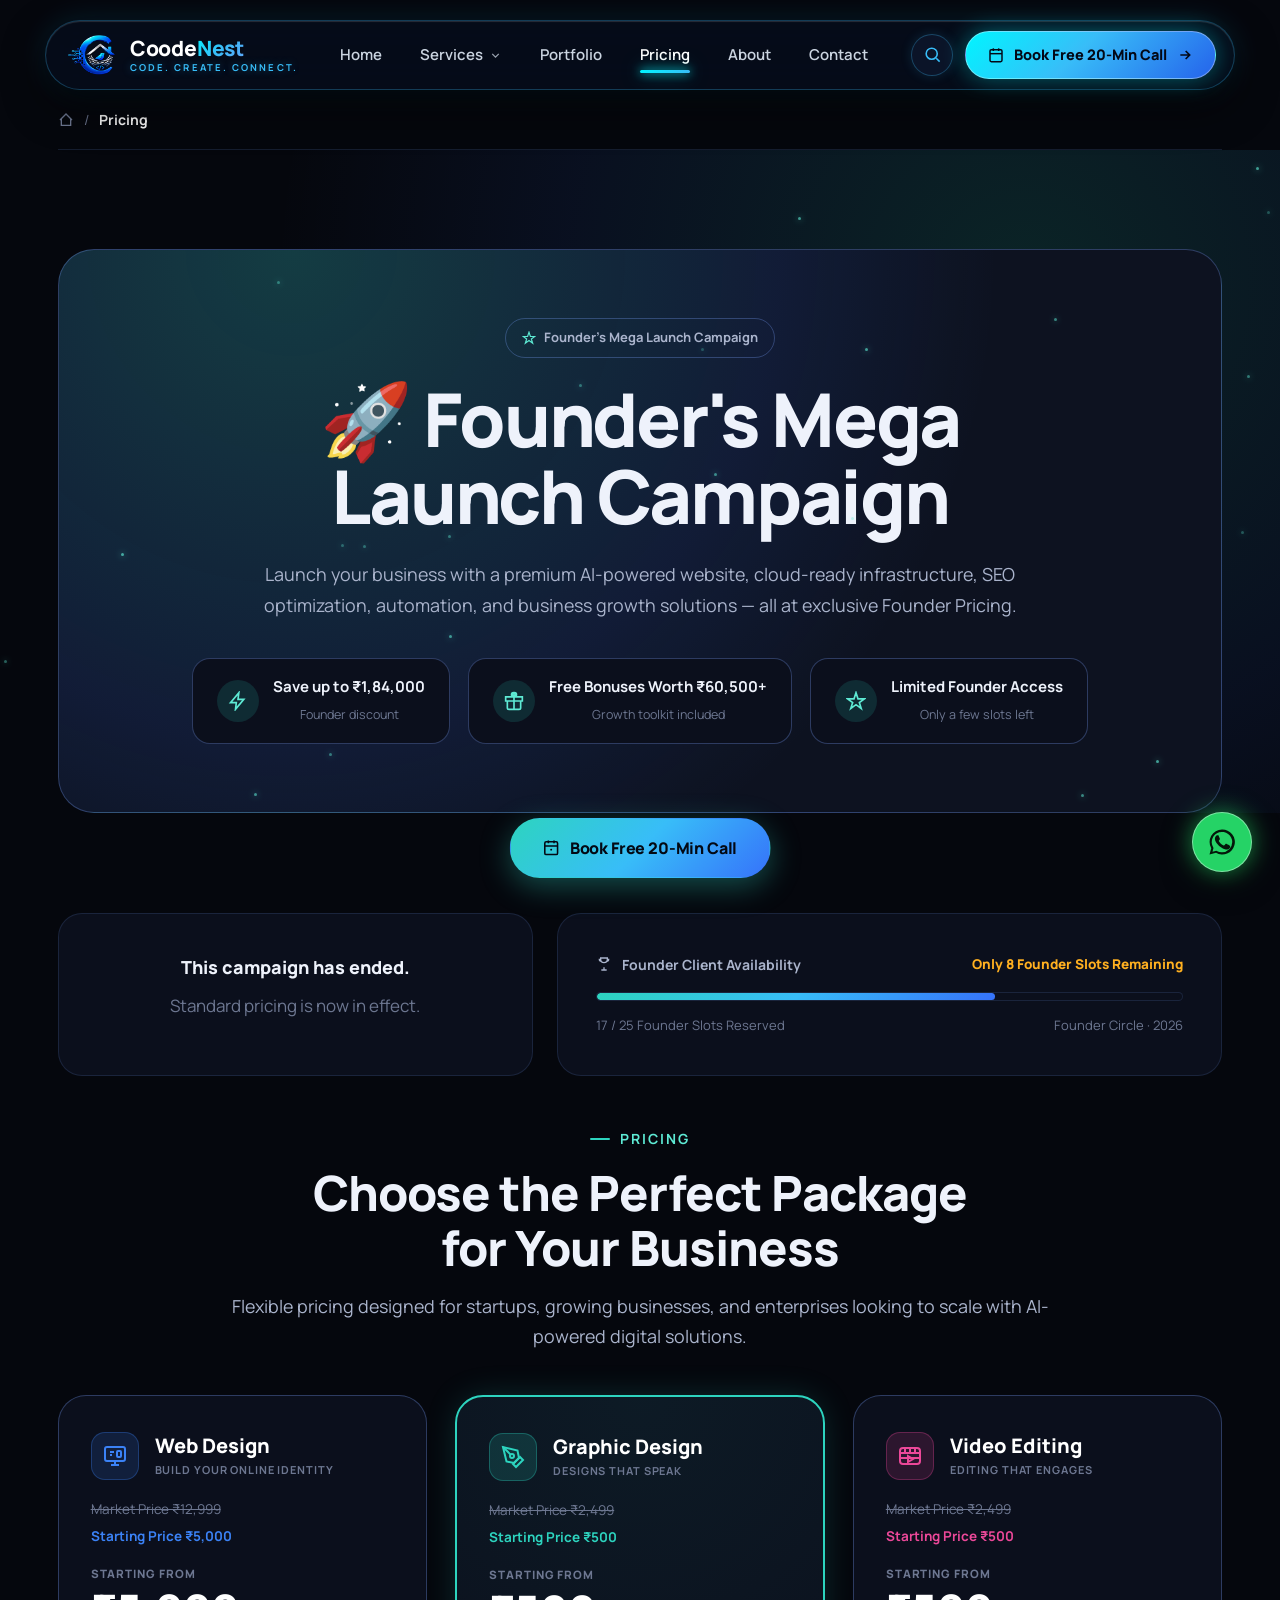
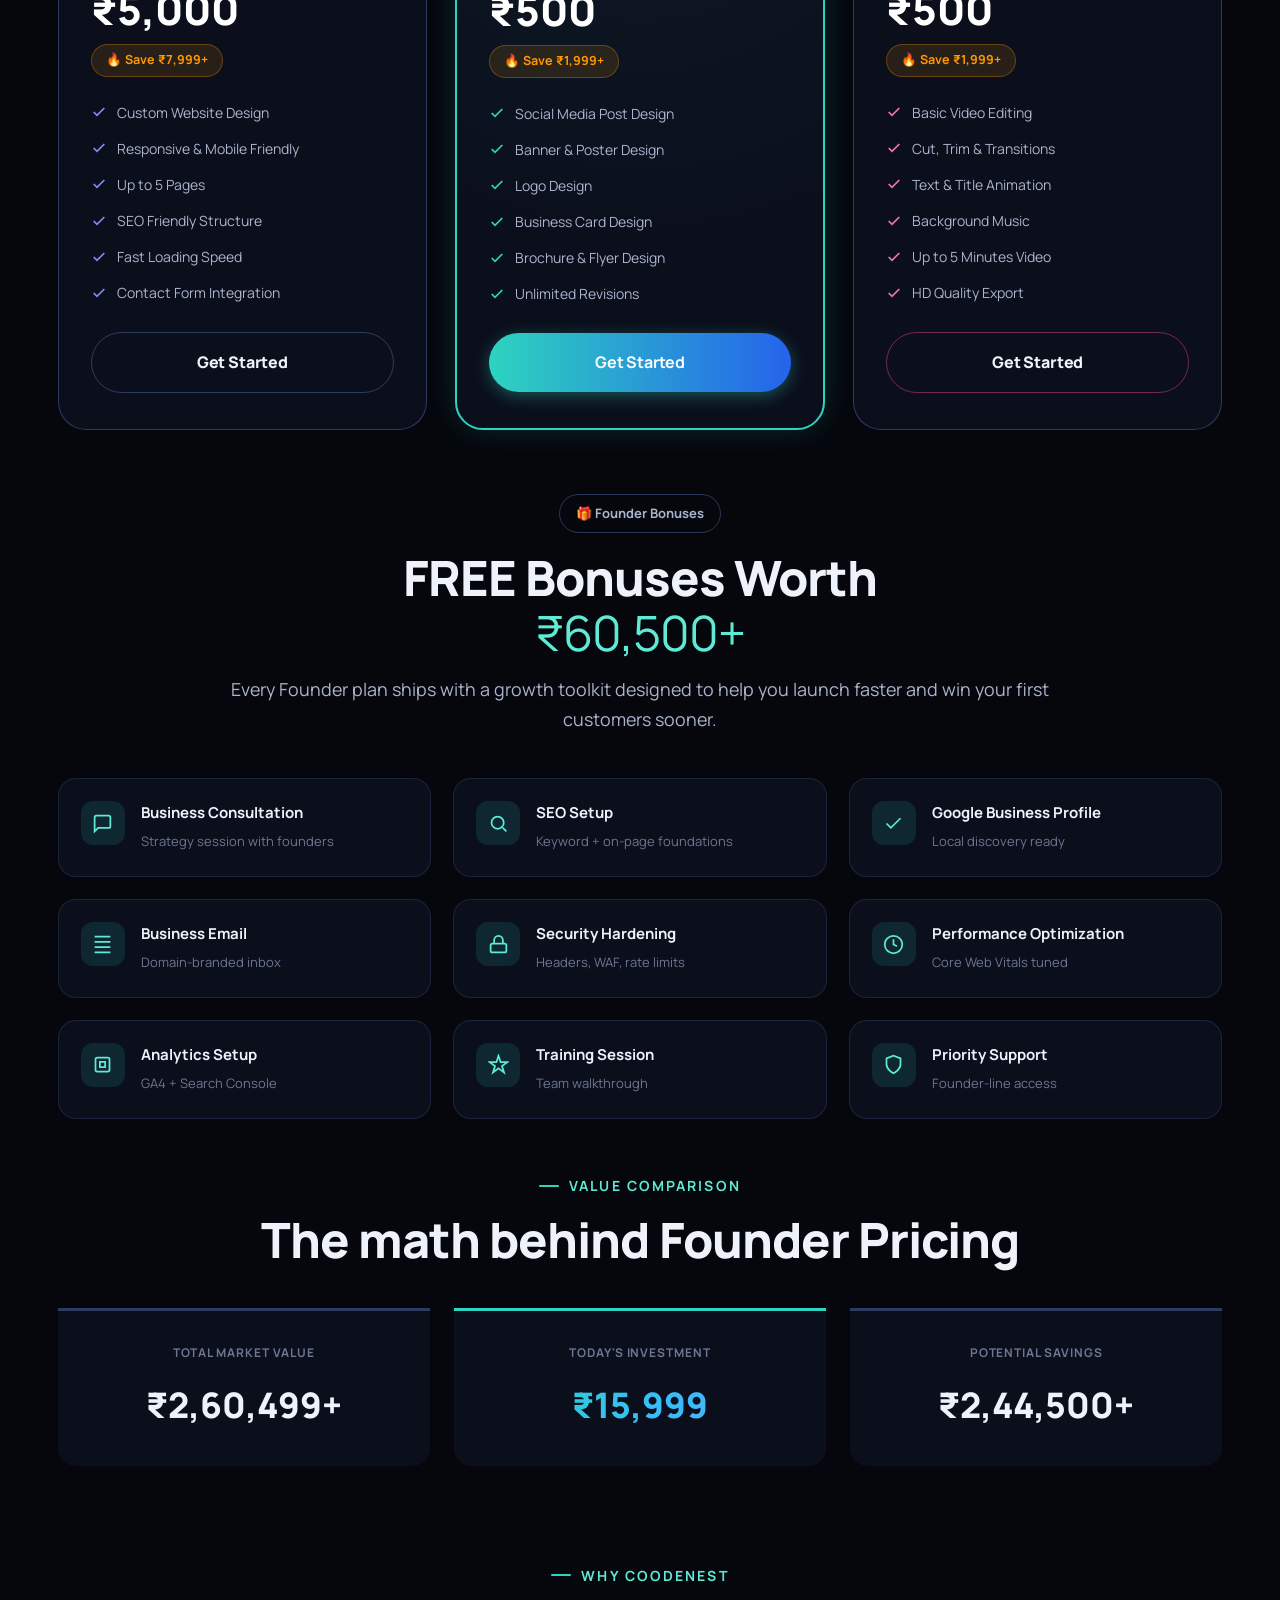
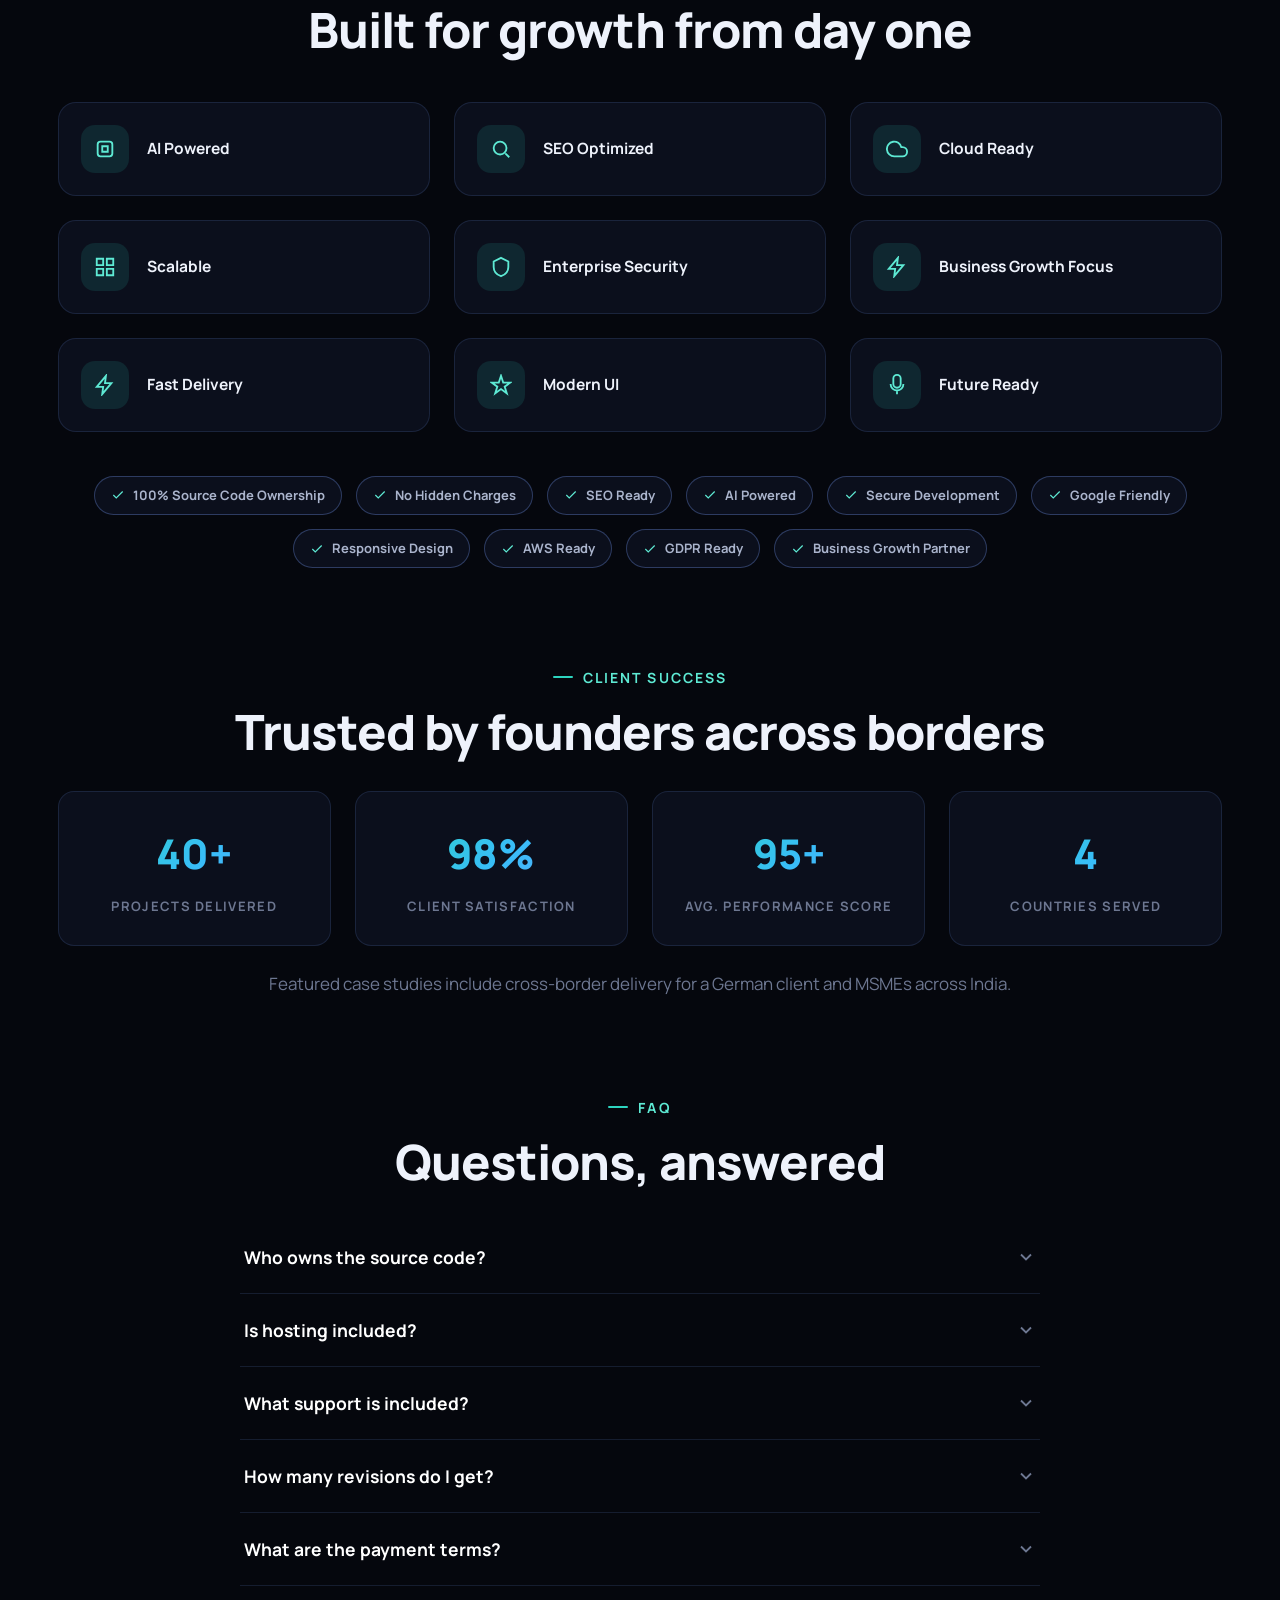
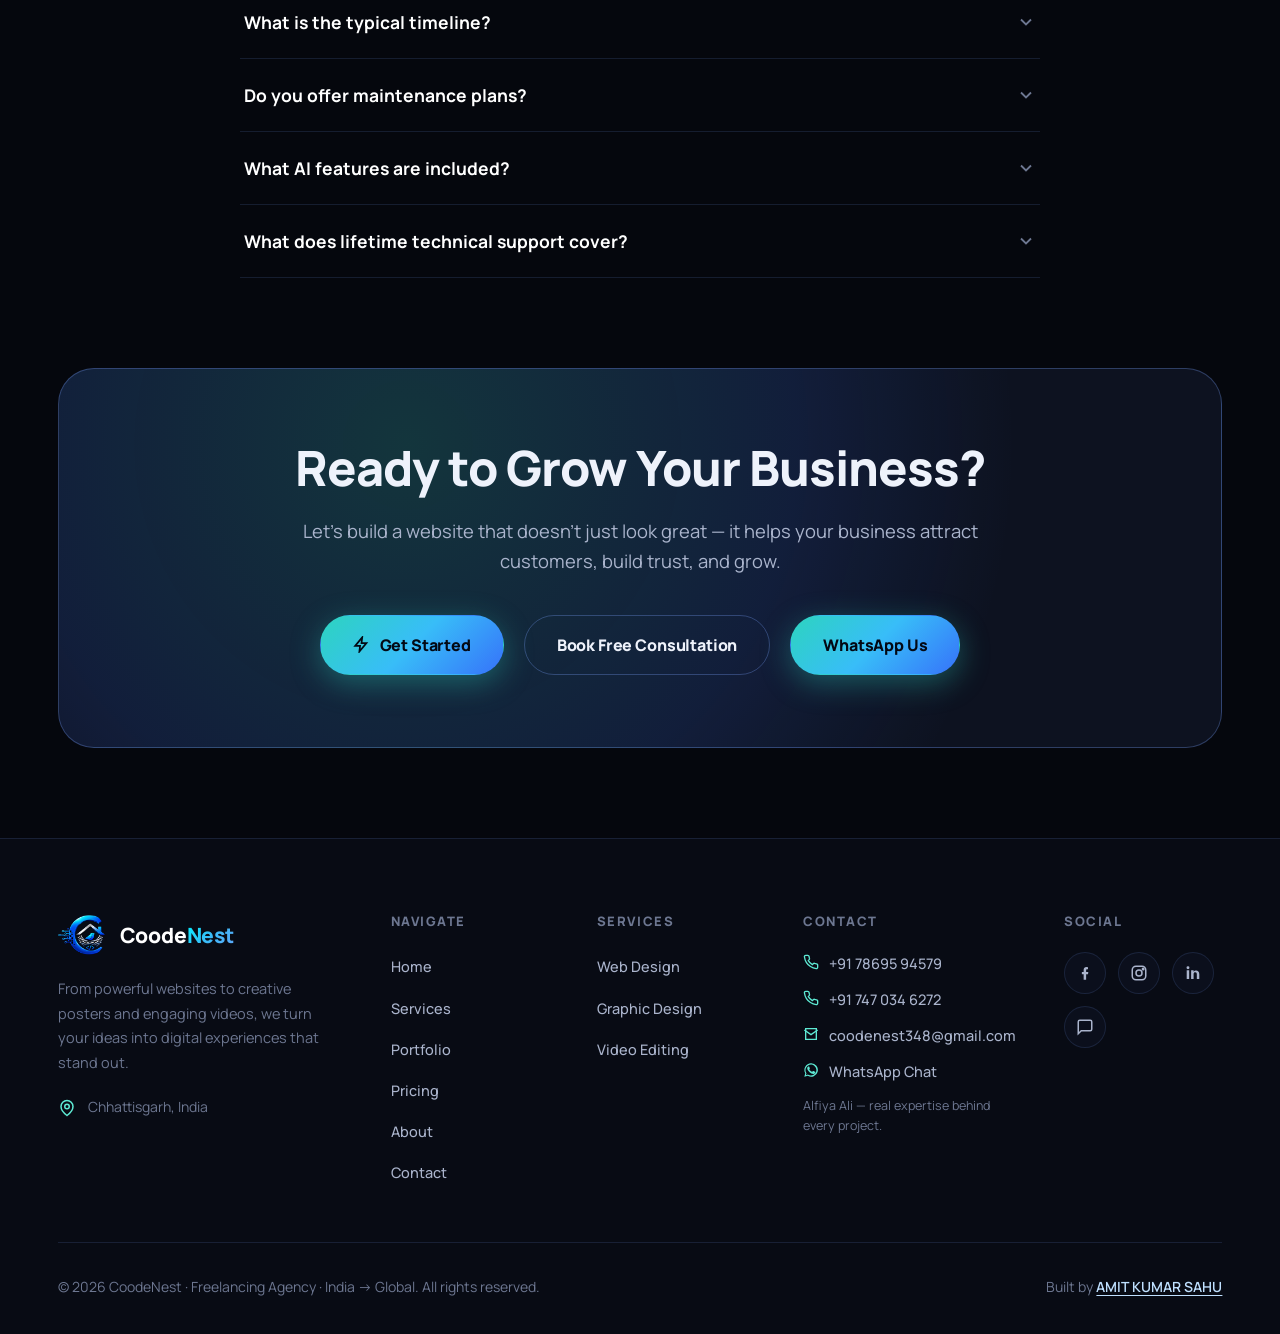
<file: pricing.html>
<!DOCTYPE html>
<html lang="en">
<head>
<meta charset="UTF-8">
<meta name="viewport" content="width=device-width, initial-scale=1.0">
<title>Pricing — CoodeNest</title>
<meta name="description" content="Founder's Mega Launch packages and transparent standard investment tiers. Milestone-based delivery, no hidden fees.">
<link rel="icon" href="data:image/svg+xml,<svg xmlns=%22http://www.w3.org/2000/svg%22 viewBox=%220 0 120 120%22><circle cx=%2260%22 cy=%2260%22 r=%2254%22 fill=%22%23070b16%22 stroke=%22%233672fa%22 stroke-width=%224%22/><path d=%22M36 62 L60 42 L84 62%22 stroke=%22%23d7e3f7%22 stroke-width=%228%22 fill=%22none%22 stroke-linecap=%22round%22 stroke-linejoin=%22round%22/></svg>">
<link rel="stylesheet" href="css/style.css?v=18.0">
<link rel="stylesheet" href="css/pages.css?v=18.0">
</head>
<body>

<header class="site-header">
  <div class="nav-row">
    <a href="index.html" class="brand">
      <img src="images/navbarcircular-logo.png" alt="CoodeNest Logo" class="brand-logo-img">
      <span class="brand-text">
        <span class="name">Coode<b>Nest</b></span>
        <span class="tagline">CODE. CREATE. CONNECT.</span>
      </span>
    </a>

    <nav class="main-nav">
      <ul>
        <li><a href="index.html" class="nav-link">Home</a></li>

        <li class="has-mega">
          <a href="services.html" class="nav-link">Services
            <svg viewBox="0 0 24 24" fill="none" stroke="currentColor" stroke-width="2.4"><path d="M6 9l6 6 6-6"/></svg>
          </a>
          <div class="mega-panel">
            <div class="mega-grid">
              <a class="mega-item" href="services.html#web-design">
                <span class="ic"><svg viewBox="0 0 24 24" fill="none" stroke="currentColor" stroke-width="2"><rect x="2" y="3" width="20" height="14" rx="2"/><line x1="8" y1="21" x2="16" y2="21"/><line x1="12" y1="17" x2="12" y2="21"/><path d="M7 8h4M7 11h2"/><rect x="14" y="7" width="4" height="6" rx="1"/></svg></span>
                <span class="txt"><strong>Web Design</strong><span>Fast, modern, responsive websites</span></span>
              </a>
              <a class="mega-item" href="services.html#graphic-design">
                <span class="ic"><svg viewBox="0 0 24 24" fill="none" stroke="currentColor" stroke-width="2"><path d="M12 19l7-7 3 3-7 7-3-3z"/><path d="M18 13l-1.5-7.5L2 2l3.5 14.5L13 18l5-5z"/><path d="M2 2l7.586 7.586"/><circle cx="11" cy="11" r="2"/></svg></span>
                <span class="txt"><strong>Graphic Design</strong><span>Logos, banners, posters &amp; branding</span></span>
              </a>
              <a class="mega-item" href="services.html#video-editing">
                <span class="ic"><svg viewBox="0 0 24 24" fill="none" stroke="currentColor" stroke-width="2"><rect x="2" y="4" width="20" height="16" rx="3"/><path d="M2 9h20M2 14h20M7 4v5M12 4v5M17 4v5M10 12l5 3-5 3v-6z"/></svg></span>
                <span class="txt"><strong>Video Editing</strong><span>Reels, YouTube edits &amp; animations</span></span>
              </a>
            </div>
          </div>
        </li>

        <li><a href="portfolio.html" class="nav-link">Portfolio</a></li>
        <li><a href="pricing.html" class="nav-link active">Pricing</a></li>

        <li><a href="about.html" class="nav-link">About</a></li>
        <li><a href="contact.html" class="nav-link">Contact</a></li>
      </ul>
    </nav>

    <div class="nav-actions">
      <button class="icon-btn" data-search-trigger aria-label="Search">
        <svg viewBox="0 0 24 24" fill="none" stroke="currentColor" stroke-width="2"><circle cx="11" cy="11" r="7"/><path d="M21 21l-4.3-4.3"/></svg>
      </button>
      <a href="contact.html#book" class="nav-cta-btn desktop-only" data-book-trigger>
        <svg viewBox="0 0 24 24" fill="none" stroke="currentColor" stroke-width="2.2"><rect x="3" y="4" width="18" height="18" rx="2" ry="2"/><line x1="16" y1="2" x2="16" y2="6"/><line x1="8" y1="2" x2="8" y2="6"/><line x1="3" y1="10" x2="21" y2="10"/></svg>
        <span>Book Free 20-Min Call</span>
        <svg viewBox="0 0 24 24" fill="none" stroke="currentColor" stroke-width="2.5"><path d="M5 12h14M13 6l6 6-6 6"/></svg>
      </a>
      <button class="hamburger" aria-label="Open menu">
        <svg viewBox="0 0 24 24" fill="none" stroke="currentColor" stroke-width="2.2"><path d="M4 7h16M4 12h16M4 17h16"/></svg>
      </button>
    </div>
  </div>
</header>

<!-- Mobile drawer -->
<div class="mobile-drawer">
  <div class="mobile-drawer-panel">
    <div class="flex" style="justify-content:space-between;align-items:center;">
      <span class="brand-text"><span class="name">Coode<b>Nest</b></span></span>
      <button class="close-drawer icon-btn" aria-label="Close menu">
        <svg viewBox="0 0 24 24" fill="none" stroke="currentColor" stroke-width="2.2"><path d="M6 6l12 12M18 6L6 18"/></svg>
      </button>
    </div>
    <ul>
      <li><a href="index.html" class="top-link">Home</a></li>
      <li><a href="services.html" class="top-link">Services</a></li>
      <li><a href="portfolio.html" class="top-link">Portfolio</a></li>
      <li><a href="pricing.html" class="top-link">Pricing</a></li>
      <li><a href="about.html" class="top-link">About</a></li>
      <li><a href="contact.html" class="top-link">Contact</a></li>
    </ul>
    <a href="contact.html#book" class="btn btn-primary btn-block mt-24" data-book-trigger>Book Free 20-Min Call</a>
  </div>
</div>

<!-- Search overlay -->
<div class="search-overlay">
  <div class="search-box">
    <div class="search-input-row">
      <svg viewBox="0 0 24 24" fill="none" stroke="currentColor" stroke-width="2"><circle cx="11" cy="11" r="7"/><path d="M21 21l-4.3-4.3"/></svg>
      <input type="text" placeholder="Search services, pages, pricing…" autocomplete="off">
      <span class="search-esc">Esc</span>
    </div>
    <div class="search-results"></div>
    <div class="search-empty">No results found. Try “pricing” or “services”.</div>
  </div>
</div>


<main>

<div class="container">
  <div class="breadcrumb">
    <a href="index.html"><svg viewBox="0 0 24 24" fill="none" stroke="currentColor" stroke-width="2"><path d="M3 12l9-9 9 9M5 10v10h14V10"/></svg></a>
    <span>/</span>
    <strong>Pricing</strong>
  </div>
</div>

<section class="page-hero" style="padding-bottom:0;">
  <div class="bg-field"></div>
  <div class="container">
    <div class="pricing-hero-card">
      <div class="pill" style="margin:0 auto 22px; width:fit-content;">
        <svg viewBox="0 0 24 24" fill="none" stroke="currentColor" stroke-width="2"><path d="M12 2l2.4 7.4H22l-6 4.4 2.3 7.2-6.3-4.6-6.3 4.6 2.3-7.2-6-4.4h7.6z"/></svg>
        Founder's Mega Launch Campaign
      </div>
      <h1 class="h1">🚀 Founder's Mega<br>Launch Campaign</h1>
      <p class="lead" style="margin:24px auto 0;">Launch your business with a premium AI-powered website, cloud-ready infrastructure, SEO optimization, automation, and business growth solutions — all at exclusive Founder Pricing.</p>

      <div class="pricing-badges">
        <div class="pricing-badge">
          <div class="ic"><svg viewBox="0 0 24 24" fill="none" stroke="currentColor" stroke-width="2"><path d="M13 2L3 14h7l-1 8 10-12h-7l1-8z"/></svg></div>
          <div><strong>Save up to ₹1,84,000</strong><span>Founder discount</span></div>
        </div>
        <div class="pricing-badge">
          <div class="ic"><svg viewBox="0 0 24 24" fill="none" stroke="currentColor" stroke-width="2"><path d="M20 12v8a2 2 0 01-2 2H6a2 2 0 01-2-2v-8M2 7h20v5H2zM12 22V7M12 7c-1 0-3-.5-3-2.5A2.5 2.5 0 0111.5 2c1.5 0 2.5 3 .5 5zM12 7c1 0 3-.5 3-2.5A2.5 2.5 0 0012.5 2c-1.5 0-2.5 3-.5 5z"/></svg></div>
          <div><strong>Free Bonuses Worth ₹60,500+</strong><span>Growth toolkit included</span></div>
        </div>
        <div class="pricing-badge">
          <div class="ic"><svg viewBox="0 0 24 24" fill="none" stroke="currentColor" stroke-width="2"><path d="M12 2l2.4 7.4H22l-6 4.4 2.3 7.2-6.3-4.6-6.3 4.6 2.3-7.2-6-4.4h7.6z"/></svg></div>
          <div><strong>Limited Founder Access</strong><span>Only a few slots left</span></div>
        </div>
      </div>
    </div>
  </div>
</section>

<section class="section-pad" style="padding-top:56px;">
  <div class="container">
    <div class="campaign-ended-row">
      <div class="card ended-card center-col">
        <h4>This campaign has ended.</h4>
        <p class="muted">Standard pricing is now in effect.</p>
      </div>
      <div class="card availability-card">
        <div class="avail-head">
          <div class="lft">
            <svg width="16" height="16" viewBox="0 0 24 24" fill="none" stroke="currentColor" stroke-width="2"><path d="M8 21h8m-4-4v4M17 5V3H7v2m10 0a5 5 0 01-5 5 5 5 0 01-5-5m10 0h2a3 3 0 01-3 3m-9-3H5a3 3 0 003 3"/></svg>
            Founder Client Availability
          </div>
          <div class="rgt">Only 8 Founder Slots Remaining</div>
        </div>
        <div class="progress-track"><div class="progress-fill" style="width:68%;"></div></div>
        <div class="avail-foot"><span>17 / 25 Founder Slots Reserved</span><span>Founder Circle · 2026</span></div>
      </div>
    </div>

    <div class="text-center" id="packages">
      <div class="eyebrow" style="justify-content:center;">Pricing</div>
      <h2 class="h2 mt-16">Choose the Perfect Package<br>for Your Business</h2>
      <p class="lead" style="margin:16px auto 0;">Flexible pricing designed for startups, growing businesses, and enterprises looking to scale with AI-powered digital solutions.</p>
    </div>

    <div class="pricing-grid">
      <!-- Card 1: Web Design -->
      <div class="card price-card">
        <div class="plan-head">
          <div class="ic ic-web">
            <svg viewBox="0 0 24 24" fill="none" stroke="currentColor" stroke-width="2">
              <rect x="2" y="3" width="20" height="14" rx="2"/>
              <line x1="8" y1="21" x2="16" y2="21"/>
              <line x1="12" y1="17" x2="12" y2="21"/>
              <path d="M7 8h4M7 11h2"/>
              <rect x="14" y="7" width="4" height="6" rx="1"/>
            </svg>
          </div>
          <div>
            <strong>Web Design</strong>
            <span class="sub">BUILD YOUR ONLINE IDENTITY</span>
          </div>
        </div>
        <div class="price-old"><del>Market Price ₹12,999</del></div>
        <div class="price-start color-web">Starting Price ₹5,000</div>
        <div class="start-lbl">Starting from</div>
        <div class="price-main">₹5,000</div>
        <div class="save-tag">🔥 Save ₹7,999+</div>
        <ul class="features-list">
          <li><svg viewBox="0 0 24 24" fill="none" stroke="currentColor" stroke-width="2.6"><path d="M20 6L9 17l-5-5"/></svg><span>Custom Website Design</span></li>
          <li><svg viewBox="0 0 24 24" fill="none" stroke="currentColor" stroke-width="2.6"><path d="M20 6L9 17l-5-5"/></svg><span>Responsive &amp; Mobile Friendly</span></li>
          <li><svg viewBox="0 0 24 24" fill="none" stroke="currentColor" stroke-width="2.6"><path d="M20 6L9 17l-5-5"/></svg><span>Up to 5 Pages</span></li>
          <li><svg viewBox="0 0 24 24" fill="none" stroke="currentColor" stroke-width="2.6"><path d="M20 6L9 17l-5-5"/></svg><span>SEO Friendly Structure</span></li>
          <li><svg viewBox="0 0 24 24" fill="none" stroke="currentColor" stroke-width="2.6"><path d="M20 6L9 17l-5-5"/></svg><span>Fast Loading Speed</span></li>
          <li><svg viewBox="0 0 24 24" fill="none" stroke="currentColor" stroke-width="2.6"><path d="M20 6L9 17l-5-5"/></svg><span>Contact Form Integration</span></li>
        </ul>
        <a href="contact.html#book" class="btn btn-secondary btn-block" data-book-trigger>Get Started</a>
      </div>

      <!-- Card 2: Graphic Design -->
      <div class="card price-card graphic-card">
        <div class="plan-head">
          <div class="ic ic-graphic">
            <svg viewBox="0 0 24 24" fill="none" stroke="currentColor" stroke-width="2">
              <path d="M12 19l7-7 3 3-7 7-3-3z"/>
              <path d="M18 13l-1.5-7.5L2 2l3.5 14.5L13 18l5-5z"/>
              <path d="M2 2l7.586 7.586"/>
              <circle cx="11" cy="11" r="2"/>
            </svg>
          </div>
          <div>
            <strong>Graphic Design</strong>
            <span class="sub">DESIGNS THAT SPEAK</span>
          </div>
        </div>
        <div class="price-old"><del>Market Price ₹2,499</del></div>
        <div class="price-start color-graphic">Starting Price ₹500</div>
        <div class="start-lbl">Starting from</div>
        <div class="price-main">₹500</div>
        <div class="save-tag">🔥 Save ₹1,999+</div>
        <ul class="features-list">
          <li><svg viewBox="0 0 24 24" fill="none" stroke="currentColor" stroke-width="2.6"><path d="M20 6L9 17l-5-5"/></svg><span>Social Media Post Design</span></li>
          <li><svg viewBox="0 0 24 24" fill="none" stroke="currentColor" stroke-width="2.6"><path d="M20 6L9 17l-5-5"/></svg><span>Banner &amp; Poster Design</span></li>
          <li><svg viewBox="0 0 24 24" fill="none" stroke="currentColor" stroke-width="2.6"><path d="M20 6L9 17l-5-5"/></svg><span>Logo Design</span></li>
          <li><svg viewBox="0 0 24 24" fill="none" stroke="currentColor" stroke-width="2.6"><path d="M20 6L9 17l-5-5"/></svg><span>Business Card Design</span></li>
          <li><svg viewBox="0 0 24 24" fill="none" stroke="currentColor" stroke-width="2.6"><path d="M20 6L9 17l-5-5"/></svg><span>Brochure &amp; Flyer Design</span></li>
          <li><svg viewBox="0 0 24 24" fill="none" stroke="currentColor" stroke-width="2.6"><path d="M20 6L9 17l-5-5"/></svg><span>Unlimited Revisions</span></li>
        </ul>
        <a href="contact.html#book" class="btn btn-primary btn-block btn-gradient-glow" data-book-trigger>Get Started</a>
      </div>

      <!-- Card 3: Video Editing -->
      <div class="card price-card video-card">
        <div class="plan-head">
          <div class="ic ic-video">
            <svg viewBox="0 0 24 24" fill="none" stroke="currentColor" stroke-width="2">
              <rect x="2" y="4" width="20" height="16" rx="3"/>
              <path d="M2 9h20M2 14h20M7 4v5M12 4v5M17 4v5M10 12l5 3-5 3v-6z"/>
            </svg>
          </div>
          <div>
            <strong>Video Editing</strong>
            <span class="sub">EDITING THAT ENGAGES</span>
          </div>
        </div>
        <div class="price-old"><del>Market Price ₹2,499</del></div>
        <div class="price-start color-video">Starting Price ₹500</div>
        <div class="start-lbl">Starting from</div>
        <div class="price-main">₹500</div>
        <div class="save-tag">🔥 Save ₹1,999+</div>
        <ul class="features-list">
          <li><svg viewBox="0 0 24 24" fill="none" stroke="currentColor" stroke-width="2.6"><path d="M20 6L9 17l-5-5"/></svg><span>Basic Video Editing</span></li>
          <li><svg viewBox="0 0 24 24" fill="none" stroke="currentColor" stroke-width="2.6"><path d="M20 6L9 17l-5-5"/></svg><span>Cut, Trim &amp; Transitions</span></li>
          <li><svg viewBox="0 0 24 24" fill="none" stroke="currentColor" stroke-width="2.6"><path d="M20 6L9 17l-5-5"/></svg><span>Text &amp; Title Animation</span></li>
          <li><svg viewBox="0 0 24 24" fill="none" stroke="currentColor" stroke-width="2.6"><path d="M20 6L9 17l-5-5"/></svg><span>Background Music</span></li>
          <li><svg viewBox="0 0 24 24" fill="none" stroke="currentColor" stroke-width="2.6"><path d="M20 6L9 17l-5-5"/></svg><span>Up to 5 Minutes Video</span></li>
          <li><svg viewBox="0 0 24 24" fill="none" stroke="currentColor" stroke-width="2.6"><path d="M20 6L9 17l-5-5"/></svg><span>HD Quality Export</span></li>
        </ul>
        <a href="contact.html#book" class="btn btn-secondary btn-block btn-video-border" data-book-trigger>Get Started</a>
      </div>
    </div>

    <div class="bonus-grid" style="margin-top:64px;">
      <div class="text-center" style="grid-column:1/-1;">
        <div class="pill" style="width:fit-content; margin:0 auto 18px;">🎁 Founder Bonuses</div>
        <h2 class="h2">FREE Bonuses Worth<br><span class="accent-italic" style="font-family:var(--font-display); font-style:normal; color:var(--accent-light);">₹60,500+</span></h2>
        <p class="lead" style="margin:14px auto 0;">Every Founder plan ships with a growth toolkit designed to help you launch faster and win your first customers sooner.</p>
      </div>
    </div>
    <div class="bonus-grid">
      <div class="bonus-item"><div class="ic"><svg viewBox="0 0 24 24" fill="none" stroke="currentColor" stroke-width="2"><path d="M21 15a2 2 0 01-2 2H7l-4 4V5a2 2 0 012-2h14a2 2 0 012 2z"/></svg></div><div><strong>Business Consultation</strong><span>Strategy session with founders</span></div></div>
      <div class="bonus-item"><div class="ic"><svg viewBox="0 0 24 24" fill="none" stroke="currentColor" stroke-width="2"><circle cx="11" cy="11" r="7"/><path d="M21 21l-4.3-4.3"/></svg></div><div><strong>SEO Setup</strong><span>Keyword + on-page foundations</span></div></div>
      <div class="bonus-item"><div class="ic"><svg viewBox="0 0 24 24" fill="none" stroke="currentColor" stroke-width="2"><path d="M20 6L9 17l-5-5"/></svg></div><div><strong>Google Business Profile</strong><span>Local discovery ready</span></div></div>
      <div class="bonus-item"><div class="ic"><svg viewBox="0 0 24 24" fill="none" stroke="currentColor" stroke-width="2"><path d="M3 3h18M3 9h18M3 15h18M3 21h18"/></svg></div><div><strong>Business Email</strong><span>Domain-branded inbox</span></div></div>
      <div class="bonus-item"><div class="ic"><svg viewBox="0 0 24 24" fill="none" stroke="currentColor" stroke-width="2"><rect x="3" y="11" width="18" height="10" rx="2"/><path d="M7 11V7a5 5 0 0110 0v4"/></svg></div><div><strong>Security Hardening</strong><span>Headers, WAF, rate limits</span></div></div>
      <div class="bonus-item"><div class="ic"><svg viewBox="0 0 24 24" fill="none" stroke="currentColor" stroke-width="2"><path d="M12 2a10 10 0 100 20 10 10 0 000-20zM12 6v6l4 2"/></svg></div><div><strong>Performance Optimization</strong><span>Core Web Vitals tuned</span></div></div>
      <div class="bonus-item"><div class="ic"><svg viewBox="0 0 24 24" fill="none" stroke="currentColor" stroke-width="2"><rect x="4" y="4" width="16" height="16" rx="2"/><path d="M9 9h6v6H9z"/></svg></div><div><strong>Analytics Setup</strong><span>GA4 + Search Console</span></div></div>
      <div class="bonus-item"><div class="ic"><svg viewBox="0 0 24 24" fill="none" stroke="currentColor" stroke-width="2"><path d="M12 2l2.4 7.4H22l-6 4.4 2.3 7.2-6.3-4.6-6.3 4.6 2.3-7.2-6-4.4h7.6z"/></svg></div><div><strong>Training Session</strong><span>Team walkthrough</span></div></div>
      <div class="bonus-item"><div class="ic"><svg viewBox="0 0 24 24" fill="none" stroke="currentColor" stroke-width="2"><path d="M12 22s8-4 8-10V5l-8-3-8 3v7c0 6 8 10 8 10z"/></svg></div><div><strong>Priority Support</strong><span>Founder-line access</span></div></div>
    </div>

    <div class="text-center mt-48">
      <div class="eyebrow" style="justify-content:center;">Value Comparison</div>
      <h2 class="h2 mt-16">The math behind Founder Pricing</h2>
    </div>
    <div class="value-compare">
      <div class="value-block"><div class="lbl">Total Market Value</div><div class="amt">₹2,60,499+</div></div>
      <div class="value-block hl"><div class="lbl">Today's Investment</div><div class="amt">₹15,999</div></div>
      <div class="value-block"><div class="lbl">Potential Savings</div><div class="amt">₹2,44,500+</div></div>
    </div>
  </div>
</section>



<section class="section-pad" style="padding-top:0;">
  <div class="container">
    <div class="text-center mb-16">
      <div class="eyebrow" style="justify-content:center;">Why CoodeNest</div>
      <h2 class="h2 mt-16">Built for growth from day one</h2>
    </div>
    <div class="feature-icon-grid">
      <div class="feature-icon-item"><div class="ic"><svg viewBox="0 0 24 24" fill="none" stroke="currentColor" stroke-width="2"><rect x="4" y="4" width="16" height="16" rx="3"/><path d="M9 9h6v6H9z"/></svg></div><strong>AI Powered</strong></div>
      <div class="feature-icon-item"><div class="ic"><svg viewBox="0 0 24 24" fill="none" stroke="currentColor" stroke-width="2"><circle cx="11" cy="11" r="7"/><path d="M21 21l-4.3-4.3"/></svg></div><strong>SEO Optimized</strong></div>
      <div class="feature-icon-item"><div class="ic"><svg viewBox="0 0 24 24" fill="none" stroke="currentColor" stroke-width="2"><path d="M18 10h-1.26A8 8 0 109 20h9a5 5 0 000-10z"/></svg></div><strong>Cloud Ready</strong></div>
      <div class="feature-icon-item"><div class="ic"><svg viewBox="0 0 24 24" fill="none" stroke="currentColor" stroke-width="2"><path d="M3 3h7v7H3zM14 3h7v7h-7zM14 14h7v7h-7zM3 14h7v7H3z"/></svg></div><strong>Scalable</strong></div>
      <div class="feature-icon-item"><div class="ic"><svg viewBox="0 0 24 24" fill="none" stroke="currentColor" stroke-width="2"><path d="M12 2l8 4v6c0 5-3.5 8.5-8 10-4.5-1.5-8-5-8-10V6z"/></svg></div><strong>Enterprise Security</strong></div>
      <div class="feature-icon-item"><div class="ic"><svg viewBox="0 0 24 24" fill="none" stroke="currentColor" stroke-width="2"><path d="M13 2L3 14h7l-1 8 10-12h-7l1-8z"/></svg></div><strong>Business Growth Focus</strong></div>
      <div class="feature-icon-item"><div class="ic"><svg viewBox="0 0 24 24" fill="none" stroke="currentColor" stroke-width="2"><path d="M13 2L3 14h7l-1 8 10-12h-7l1-8z"/></svg></div><strong>Fast Delivery</strong></div>
      <div class="feature-icon-item"><div class="ic"><svg viewBox="0 0 24 24" fill="none" stroke="currentColor" stroke-width="2"><path d="M12 2l2.4 7.4H22l-6 4.4 2.3 7.2-6.3-4.6-6.3 4.6 2.3-7.2-6-4.4h7.6z"/></svg></div><strong>Modern UI</strong></div>
      <div class="feature-icon-item"><div class="ic"><svg viewBox="0 0 24 24" fill="none" stroke="currentColor" stroke-width="2"><path d="M12 15a4 4 0 004-4V5a4 4 0 10-8 0v6a4 4 0 004 4zM19 11a7 7 0 01-14 0M12 19v3"/></svg></div><strong>Future Ready</strong></div>
    </div>

    <div class="trust-badge-row">
      <span class="pill"><svg viewBox="0 0 24 24" fill="none" stroke="currentColor" stroke-width="2"><path d="M20 6L9 17l-5-5"/></svg>100% Source Code Ownership</span>
      <span class="pill"><svg viewBox="0 0 24 24" fill="none" stroke="currentColor" stroke-width="2"><path d="M20 6L9 17l-5-5"/></svg>No Hidden Charges</span>
      <span class="pill"><svg viewBox="0 0 24 24" fill="none" stroke="currentColor" stroke-width="2"><path d="M20 6L9 17l-5-5"/></svg>SEO Ready</span>
      <span class="pill"><svg viewBox="0 0 24 24" fill="none" stroke="currentColor" stroke-width="2"><path d="M20 6L9 17l-5-5"/></svg>AI Powered</span>
      <span class="pill"><svg viewBox="0 0 24 24" fill="none" stroke="currentColor" stroke-width="2"><path d="M20 6L9 17l-5-5"/></svg>Secure Development</span>
      <span class="pill"><svg viewBox="0 0 24 24" fill="none" stroke="currentColor" stroke-width="2"><path d="M20 6L9 17l-5-5"/></svg>Google Friendly</span>
      <span class="pill"><svg viewBox="0 0 24 24" fill="none" stroke="currentColor" stroke-width="2"><path d="M20 6L9 17l-5-5"/></svg>Responsive Design</span>
      <span class="pill"><svg viewBox="0 0 24 24" fill="none" stroke="currentColor" stroke-width="2"><path d="M20 6L9 17l-5-5"/></svg>AWS Ready</span>
      <span class="pill"><svg viewBox="0 0 24 24" fill="none" stroke="currentColor" stroke-width="2"><path d="M20 6L9 17l-5-5"/></svg>GDPR Ready</span>
      <span class="pill"><svg viewBox="0 0 24 24" fill="none" stroke="currentColor" stroke-width="2"><path d="M20 6L9 17l-5-5"/></svg>Business Growth Partner</span>
    </div>
  </div>
</section>



<section class="section-pad" style="padding-top:0;">
  <div class="container">
    <div class="text-center">
      <div class="eyebrow" style="justify-content:center;">Client Success</div>
      <h2 class="h2 mt-16">Trusted by founders across borders</h2>
    </div>
    <div class="stat-grid grid-4 mt-32">
      <div class="stat-block text-center"><div class="num">40+</div><div class="lbl">Projects Delivered</div></div>
      <div class="stat-block text-center"><div class="num">98%</div><div class="lbl">Client Satisfaction</div></div>
      <div class="stat-block text-center"><div class="num">95+</div><div class="lbl">Avg. Performance Score</div></div>
      <div class="stat-block text-center"><div class="num">4</div><div class="lbl">Countries Served</div></div>
    </div>
    <p class="text-center muted mt-24">Featured case studies include cross-border delivery for a German client and MSMEs across India.</p>
  </div>
</section>

<section class="section-pad" id="faq" style="padding-top:0;">
  <div class="container">
    <div class="text-center mb-32">
      <div class="eyebrow" style="justify-content:center;">FAQ</div>
      <h2 class="h2 mt-16">Questions, answered</h2>
    </div>
    <div style="max-width:800px; margin:0 auto;">
      <div class="faq-item">
        <button class="faq-q">Who owns the source code?<svg viewBox="0 0 24 24" fill="none" stroke="currentColor" stroke-width="2.2"><path d="M6 9l6 6 6-6"/></svg></button>
        <div class="faq-a"><p>You do. Every project ships with 100% source code ownership — no lock-in, no recurring license fees to us.</p></div>
      </div>
      <div class="faq-item">
        <button class="faq-q">Is hosting included?<svg viewBox="0 0 24 24" fill="none" stroke="currentColor" stroke-width="2.2"><path d="M6 9l6 6 6-6"/></svg></button>
        <div class="faq-a"><p>We set up cloud-ready hosting (AWS-ready) as part of delivery. Ongoing hosting costs are billed at-cost or can be handled via your own account.</p></div>
      </div>
      <div class="faq-item">
        <button class="faq-q">What support is included?<svg viewBox="0 0 24 24" fill="none" stroke="currentColor" stroke-width="2.2"><path d="M6 9l6 6 6-6"/></svg></button>
        <div class="faq-a"><p>Every plan includes a post-launch support window; Enterprise plans include a dedicated long-term partnership.</p></div>
      </div>
      <div class="faq-item">
        <button class="faq-q">How many revisions do I get?<svg viewBox="0 0 24 24" fill="none" stroke="currentColor" stroke-width="2.2"><path d="M6 9l6 6 6-6"/></svg></button>
        <div class="faq-a"><p>Revision rounds scale with the package — this is confirmed up front on your discovery call, so there are no surprises.</p></div>
      </div>
      <div class="faq-item">
        <button class="faq-q">What are the payment terms?<svg viewBox="0 0 24 24" fill="none" stroke="currentColor" stroke-width="2.2"><path d="M6 9l6 6 6-6"/></svg></button>
        <div class="faq-a"><p>Milestone-based: 50% to start, 50% on delivery. No hidden fees.</p></div>
      </div>
      <div class="faq-item">
        <button class="faq-q">What is the typical timeline?<svg viewBox="0 0 24 24" fill="none" stroke="currentColor" stroke-width="2.2"><path d="M6 9l6 6 6-6"/></svg></button>
        <div class="faq-a"><p>Most Launch/Growth websites ship within 2–4 weeks from kickoff, depending on content readiness.</p></div>
      </div>
      <div class="faq-item">
        <button class="faq-q">Do you offer maintenance plans?<svg viewBox="0 0 24 24" fill="none" stroke="currentColor" stroke-width="2.2"><path d="M6 9l6 6 6-6"/></svg></button>
        <div class="faq-a"><p>Yes — optional care plans covering updates, security patches, and small content changes are available on all tiers.</p></div>
      </div>
      <div class="faq-item">
        <button class="faq-q">What AI features are included?<svg viewBox="0 0 24 24" fill="none" stroke="currentColor" stroke-width="2.2"><path d="M6 9l6 6 6-6"/></svg></button>
        <div class="faq-a"><p>Depending on plan: AI chatbot, automation workflows, and AI-assisted content — scoped to what will actually move the needle for your business.</p></div>
      </div>
      <div class="faq-item">
        <button class="faq-q">What does lifetime technical support cover?<svg viewBox="0 0 24 24" fill="none" stroke="currentColor" stroke-width="2.2"><path d="M6 9l6 6 6-6"/></svg></button>
        <div class="faq-a"><p>Bug fixes and critical security patches on the delivered build. Feature additions are scoped separately.</p></div>
      </div>
    </div>
  </div>
</section>

<section class="section-pad" style="padding-top:0;">
  <div class="container">
    <div class="cta-band">
      <h2 class="h2">Ready to Grow Your Business?</h2>
      <p>Let's build a website that doesn't just look great — it helps your business attract customers, build trust, and grow.</p>
      <div class="actions">
        <a href="contact.html#book" class="btn btn-primary" data-book-trigger>
          <svg width="15" height="15" viewBox="0 0 24 24" fill="none" stroke="currentColor" stroke-width="2.4"><path d="M13 2L3 14h7l-1 8 10-12h-7l1-8z"/></svg>
          Get Started
        </a>
        <a href="contact.html#book" class="btn btn-secondary" data-book-trigger>Book Free Consultation</a>
        <a href="https://wa.me/917869594579?text=Hi%20CoodeNest%2C%20I%20am%20interested%20in%20your%20services.%20Please%20share%20more%20details." target="_blank" rel="noopener noreferrer" class="btn btn-primary" data-wa-text="Hi CoodeNest, I am interested in your services. Please share more details.">WhatsApp Us</a>
      </div>
    </div>
  </div>
</section>

</main>


<footer class="site-footer">
  <div class="container">
    <div class="footer-grid">
      <div class="footer-brand">
        <a href="index.html" class="brand">
          <img src="images/navbarcircular-logo.png" alt="CoodeNest Logo" class="brand-logo-img">
          <span class="brand-text"><span class="name">Coode<b>Nest</b></span></span>
        </a>
        <p>From powerful websites to creative posters and engaging videos, we turn your ideas into digital experiences that stand out.</p>
        <div class="addr">
          <svg viewBox="0 0 24 24" fill="none" stroke="currentColor" stroke-width="2"><path d="M20 10c0 6-8 12-8 12s-8-6-8-12a8 8 0 0116 0z"/><circle cx="12" cy="10" r="3"/></svg>
          <span>Chhattisgarh, India</span>
        </div>
      </div>

      <div class="footer-col">
        <h4>Navigate</h4>
        <ul>
          <li><a href="index.html">Home</a></li>
          <li><a href="services.html">Services</a></li>
          <li><a href="portfolio.html">Portfolio</a></li>
          <li><a href="pricing.html">Pricing</a></li>
          <li><a href="about.html">About</a></li>
          <li><a href="contact.html">Contact</a></li>
        </ul>
      </div>

      <div class="footer-col">
        <h4>Services</h4>
        <ul>
          <li><a href="services.html#web-design">Web Design</a></li>
          <li><a href="services.html#graphic-design">Graphic Design</a></li>
          <li><a href="services.html#video-editing">Video Editing</a></li>
        </ul>
      </div>

      <div class="footer-col">
        <h4>Contact</h4>
        <div class="contact-line">
          <svg viewBox="0 0 24 24" fill="none" stroke="currentColor" stroke-width="2"><path d="M22 16.9v3a2 2 0 01-2.2 2 19.8 19.8 0 01-8.6-3.1 19.5 19.5 0 01-6-6 19.8 19.8 0 01-3.1-8.7A2 2 0 014.1 2h3a2 2 0 012 1.7c.1.9.3 1.8.6 2.7a2 2 0 01-.4 2.1L8 9.9a16 16 0 006 6l1.4-1.4a2 2 0 012.1-.4c.9.3 1.8.5 2.7.6a2 2 0 011.8 2.2z"/></svg>
          <a href="tel:+917869594579">+91 78695 94579</a>
        </div>
        <div class="contact-line">
          <svg viewBox="0 0 24 24" fill="none" stroke="currentColor" stroke-width="2"><path d="M22 16.9v3a2 2 0 01-2.2 2 19.8 19.8 0 01-8.6-3.1 19.5 19.5 0 01-6-6 19.8 19.8 0 01-3.1-8.7A2 2 0 014.1 2h3a2 2 0 012 1.7c.1.9.3 1.8.6 2.7a2 2 0 01-.4 2.1L8 9.9a16 16 0 006 6l1.4-1.4a2 2 0 012.1-.4c.9.3 1.8.5 2.7.6a2 2 0 011.8 2.2z"/></svg>
          <a href="tel:+917470346272">+91 747 034 6272</a>
        </div>
        <div class="contact-line">
          <svg viewBox="0 0 24 24" fill="none" stroke="currentColor" stroke-width="2"><path d="M4 4h16v16H4z"/><path d="M22 6l-10 7L2 6"/></svg>
          <a href="mailto:coodenest348@gmail.com">coodenest348@gmail.com</a>
        </div>
        <div class="contact-line">
          <svg viewBox="0 0 24 24" fill="currentColor"><path d="M17.5 14.4c-.3-.1-1.7-.9-2-1s-.5-.1-.7.1-.8 1-.9 1.1-.3.2-.6.1a7.6 7.6 0 01-2.2-1.4 8.4 8.4 0 01-1.6-2c-.2-.3 0-.5.1-.6l.4-.5.3-.4a.5.5 0 000-.5c-.1-.1-.7-1.6-.9-2.2s-.5-.5-.7-.5h-.6a1.1 1.1 0 00-.8.4 3.4 3.4 0 00-1 2.5 5.9 5.9 0 001.3 3.2 13.4 13.4 0 005.1 4.5c.7.3 1.3.5 1.7.6a4.1 4.1 0 001.9.1 3.1 3.1 0 002-1.4 2.5 2.5 0 00.2-1.4c-.1-.1-.3-.2-.6-.3z"/><path d="M12 2a10 10 0 00-8.6 15L2 22l5.2-1.4A10 10 0 1012 2zm0 18.2a8.2 8.2 0 01-4.2-1.1l-.3-.2-3.1.8.8-3-.2-.3A8.2 8.2 0 1120.2 12 8.2 8.2 0 0112 20.2z"/></svg>
          <a href="https://wa.me/917869594579?text=Hi%20CoodeNest%2C%20I%20am%20interested%20in%20your%20services.%20Please%20share%20more%20details." target="_blank" rel="noopener noreferrer" data-wa-text="Hi CoodeNest, I am interested in your services. Please share more details.">WhatsApp Chat</a>
        </div>
        <p class="contact-note">Alfiya Ali — real expertise behind every project.</p>
      </div>

      <div class="footer-col">
        <h4>Social</h4>
        <div class="social-row">
          <a href="#" aria-label="Facebook"><svg viewBox="0 0 24 24" fill="currentColor"><path d="M13.5 21v-7.5H16l.4-3H13.5V8.4c0-.9.2-1.5 1.5-1.5H16V4.2A20 20 0 0013.9 4c-2.2 0-3.7 1.3-3.7 3.9v2.6H7.8v3h2.4V21z"/></svg></a>
          <a href="#" aria-label="Instagram"><svg viewBox="0 0 24 24" fill="none" stroke="currentColor" stroke-width="2"><rect x="3" y="3" width="18" height="18" rx="5"/><circle cx="12" cy="12" r="4"/><circle cx="17.5" cy="6.5" r="1"/></svg></a>
          <a href="#" aria-label="LinkedIn"><svg viewBox="0 0 24 24" fill="currentColor"><path d="M6.9 8.4H3.6V20h3.3zM5.3 3a1.9 1.9 0 100 3.9A1.9 1.9 0 005.3 3zM20.4 20v-6.4c0-3.4-1.8-5-4.3-5a3.7 3.7 0 00-3.3 1.8V8.4H9.5S9.6 9.6 9.5 20h3.3v-6.5c0-.3 0-.7.1-.9.3-.7 1-1.5 2.1-1.5 1.5 0 2.1 1.1 2.1 2.8V20z"/></svg></a>
          <a href="https://wa.me/917869594579?text=Hi%20CoodeNest%2C%20I%20am%20interested%20in%20your%20services.%20Please%20share%20more%20details." target="_blank" rel="noopener noreferrer" data-wa-text="Hi CoodeNest, I am interested in your services. Please share more details." aria-label="Chat"><svg viewBox="0 0 24 24" fill="none" stroke="currentColor" stroke-width="2"><path d="M21 15a2 2 0 01-2 2H7l-4 4V5a2 2 0 012-2h14a2 2 0 012 2z"/></svg></a>
        </div>
      </div>
    </div>

    <div class="footer-bottom">
      <span>© 2026 CoodeNest · Freelancing Agency · India → Global. All rights reserved.</span>
      <span>Built by <a href="https://portfolio-website-delta-one-38.vercel.app/" target="_blank" rel="noopener noreferrer" style="color:var(--accent-ice, #5b93ff); font-weight:600; text-decoration:underline; text-underline-offset:3px;">AMIT KUMAR SAHU</a></span>
    </div>
  </div>
</footer>

<div class="floating-book">
  <a href="contact.html#book" class="btn btn-primary" data-book-trigger>
    <svg viewBox="0 0 24 24" fill="none" stroke="currentColor" stroke-width="2.2"><rect x="3" y="4" width="18" height="18" rx="2"/><path d="M16 2v4M8 2v4M3 10h18"/><circle cx="12" cy="15" r="1.4" fill="currentColor" stroke="none"/></svg>
    Book Free 20-Min Call
  </a>
</div>

<div class="floating-chat-cluster">
  <a href="https://wa.me/917869594579?text=Hi%20CoodeNest%2C%20I%20am%20interested%20in%20your%20services.%20Please%20share%20more%20details." target="_blank" rel="noopener noreferrer" class="fab whatsapp-fab" data-wa-text="Hi CoodeNest, I am interested in your services. Please share more details." aria-label="WhatsApp">
    <svg viewBox="0 0 24 24" fill="currentColor"><path d="M17.5 14.4c-.3-.1-1.7-.9-2-1s-.5-.1-.7.1-.8 1-.9 1.1-.3.2-.6.1a7.6 7.6 0 01-2.2-1.4 8.4 8.4 0 01-1.6-2c-.2-.3 0-.5.1-.6l.4-.5.3-.4a.5.5 0 000-.5c-.1-.1-.7-1.6-.9-2.2s-.5-.5-.7-.5h-.6a1.1 1.1 0 00-.8.4 3.4 3.4 0 00-1 2.5 5.9 5.9 0 001.3 3.2 13.4 13.4 0 005.1 4.5c.7.3 1.3.5 1.7.6a4.1 4.1 0 001.9.1 3.1 3.1 0 002-1.4 2.5 2.5 0 00.2-1.4c-.1-.1-.3-.2-.6-.3z"/><path d="M12 2a10 10 0 00-8.6 15L2 22l5.2-1.4A10 10 0 1012 2zm0 18.2a8.2 8.2 0 01-4.2-1.1l-.3-.2-3.1.8.8-3-.2-.3A8.2 8.2 0 1120.2 12 8.2 8.2 0 0112 20.2z"/></svg>
  </a>
</div>


<div class="modal-overlay" id="bookingModal">
  <div class="modal-box">
    <div id="bookingFormWrap">
      <div class="modal-head">
        <div>
          <h3>Book Your Free 20-Min Call</h3>
          <p class="modal-sub">No sales pitch — just a focused conversation to map your next move.</p>
        </div>
        <button class="modal-close" data-book-close aria-label="Close">
          <svg viewBox="0 0 24 24" fill="none" stroke="currentColor" stroke-width="2.2"><path d="M6 6l12 12M18 6L6 18"/></svg>
        </button>
      </div>

      <a href="#" class="btn btn-secondary btn-block" data-wa-text="Hi CoodeNest, I'd like to book a free 20-min call. Here are my details:">
        <svg viewBox="0 0 24 24" fill="currentColor"><path d="M17.5 14.4c-.3-.1-1.7-.9-2-1s-.5-.1-.7.1-.8 1-.9 1.1-.3.2-.6.1a7.6 7.6 0 01-2.2-1.4 8.4 8.4 0 01-1.6-2c-.2-.3 0-.5.1-.6l.4-.5.3-.4a.5.5 0 000-.5c-.1-.1-.7-1.6-.9-2.2s-.5-.5-.7-.5h-.6a1.1 1.1 0 00-.8.4 3.4 3.4 0 00-1 2.5 5.9 5.9 0 001.3 3.2 13.4 13.4 0 005.1 4.5c.7.3 1.3.5 1.7.6a4.1 4.1 0 001.9.1 3.1 3.1 0 002-1.4 2.5 2.5 0 00.2-1.4c-.1-.1-.3-.2-.6-.3z"/><path d="M12 2a10 10 0 00-8.6 15L2 22l5.2-1.4A10 10 0 1012 2zm0 18.2a8.2 8.2 0 01-4.2-1.1l-.3-.2-3.1.8.8-3-.2-.3A8.2 8.2 0 1120.2 12 8.2 8.2 0 0112 20.2z"/></svg>
        Continue on WhatsApp instead
      </a>

      <div class="form-divider-or">or fill the form</div>

      <form id="bookingForm">
        <div class="form-row">
          <label for="bk-name">Full name</label>
          <input type="text" id="bk-name" name="name" placeholder="Your name" required>
        </div>
        <div class="form-two-col">
          <div class="form-row">
            <label for="bk-email">Email</label>
            <input type="email" id="bk-email" name="email" placeholder="you@company.com" required>
          </div>
          <div class="form-row">
            <label for="bk-phone">Phone / WhatsApp</label>
            <input type="tel" id="bk-phone" name="phone" placeholder="+91 00000 00000" required>
          </div>
        </div>
        <div class="form-two-col">
          <div class="form-row">
            <label for="bk-date">Preferred date</label>
            <input type="date" id="bk-date" name="date" required>
          </div>
          <div class="form-row">
            <label for="bk-time">Preferred time</label>
            <input type="time" id="bk-time" name="time" required>
          </div>
        </div>
        <div class="form-row">
          <label for="bk-msg">What's on your mind? (optional)</label>
          <textarea id="bk-msg" name="message" placeholder="A line or two about your business or project…"></textarea>
        </div>
        <button type="submit" class="btn btn-primary btn-block">
          Confirm Booking Request
          <svg viewBox="0 0 24 24" fill="none" stroke="currentColor" stroke-width="2.4"><path d="M5 12h14M13 6l6 6-6 6"/></svg>
        </button>
      </form>
    </div>

    <div class="form-success" id="bookingSuccess">
      <div class="check-circle">
        <svg viewBox="0 0 24 24" fill="none" stroke="currentColor" stroke-width="2.6"><path d="M20 6L9 17l-5-5"/></svg>
      </div>
      <h4>Request received.</h4>
      <p>We'll confirm your slot by email/WhatsApp shortly. Talk soon.</p>
      <button class="btn btn-secondary mt-24" data-book-close>Close</button>
    </div>
  </div>
</div>


<script src="js/main.js"></script>
</body>
</html>
</file>
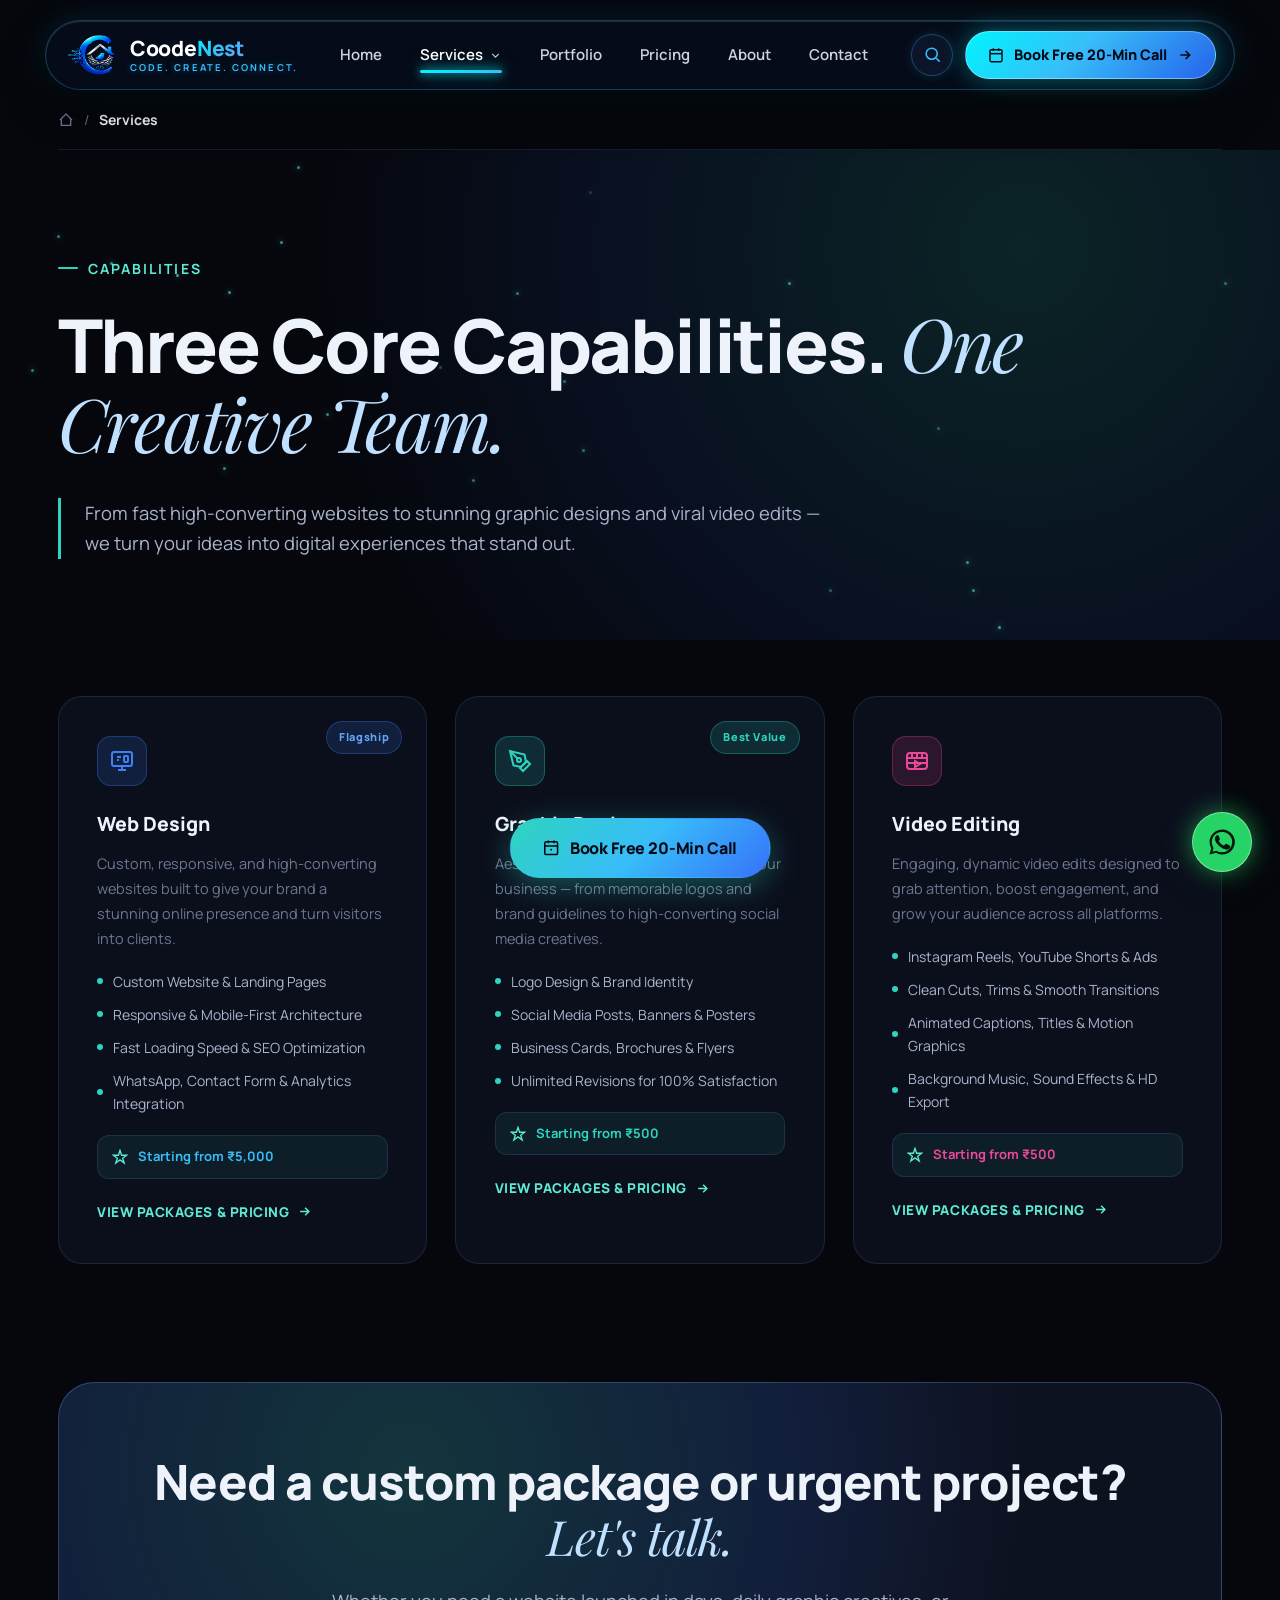
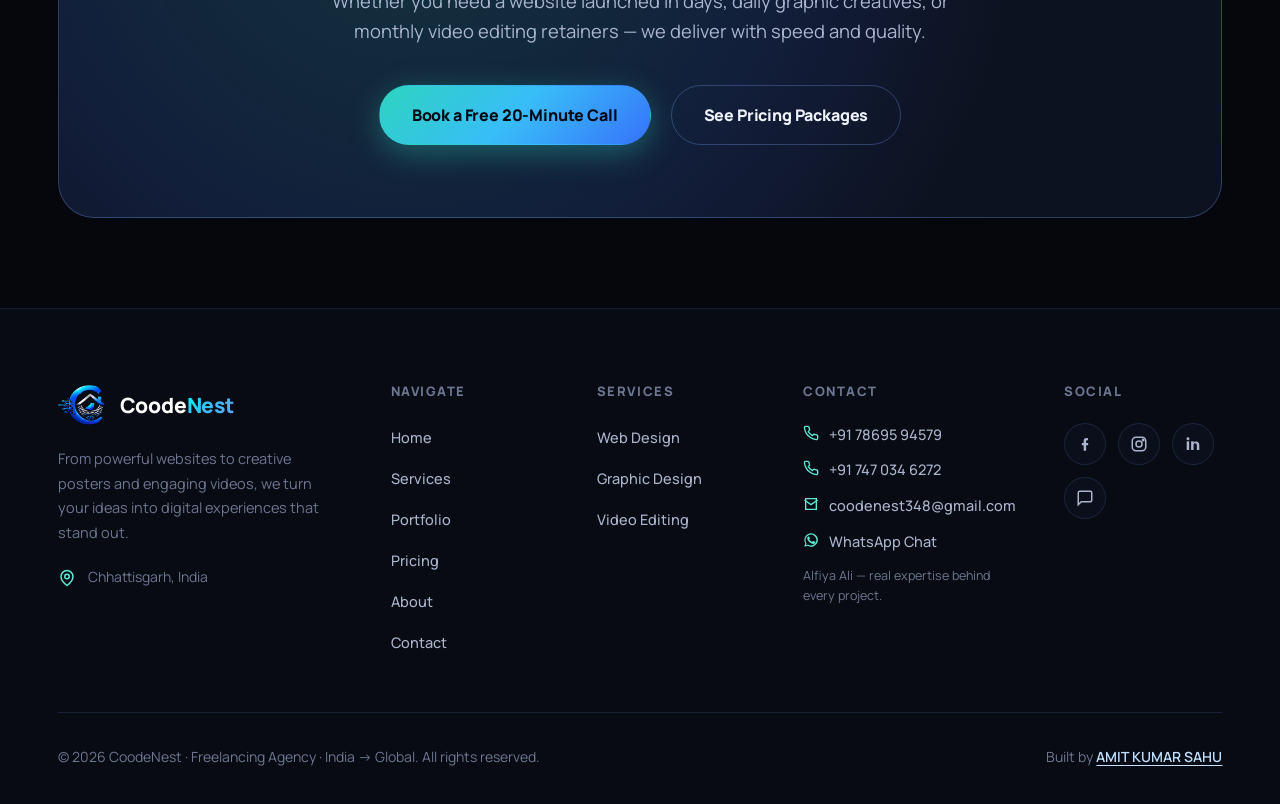
<file: services.html>
<!DOCTYPE html>
<html lang="en">
<head>
<meta charset="UTF-8">
<meta name="viewport" content="width=device-width, initial-scale=1.0">
<title>Services — CoodeNest</title>
<meta name="description" content="Web Design, Graphic Design, and Video Editing services by CoodeNest freelancing agency. Quality, creativity, and transparent pricing.">
<link rel="icon" href="data:image/svg+xml,<svg xmlns=%22http://www.w3.org/2000/svg%22 viewBox=%220 0 120 120%22><circle cx=%2260%22 cy=%2260%22 r=%2254%22 fill=%22%23070b16%22 stroke=%22%233672fa%22 stroke-width=%224%22/><path d=%22M36 62 L60 42 L84 62%22 stroke=%22%23d7e3f7%22 stroke-width=%228%22 fill=%22none%22 stroke-linecap=%22round%22 stroke-linejoin=%22round%22/></svg>">
<link rel="stylesheet" href="css/style.css?v=18.0">
<link rel="stylesheet" href="css/pages.css?v=18.0">
</head>
<body>

<header class="site-header">
  <div class="nav-row">
    <a href="index.html" class="brand">
      <img src="images/navbarcircular-logo.png" alt="CoodeNest Logo" class="brand-logo-img">
      <span class="brand-text">
        <span class="name">Coode<b>Nest</b></span>
        <span class="tagline">CODE. CREATE. CONNECT.</span>
      </span>
    </a>

    <nav class="main-nav">
      <ul>
        <li><a href="index.html" class="nav-link">Home</a></li>

        <li class="has-mega">
          <a href="services.html" class="nav-link active">Services
            <svg viewBox="0 0 24 24" fill="none" stroke="currentColor" stroke-width="2.4"><path d="M6 9l6 6 6-6"/></svg>
          </a>
          <div class="mega-panel">
            <div class="mega-grid">
              <a class="mega-item" href="services.html#web-design">
                <span class="ic"><svg viewBox="0 0 24 24" fill="none" stroke="currentColor" stroke-width="2"><rect x="2" y="3" width="20" height="14" rx="2"/><line x1="8" y1="21" x2="16" y2="21"/><line x1="12" y1="17" x2="12" y2="21"/><path d="M7 8h4M7 11h2"/><rect x="14" y="7" width="4" height="6" rx="1"/></svg></span>
                <span class="txt"><strong>Web Design</strong><span>Fast, modern, responsive websites</span></span>
              </a>
              <a class="mega-item" href="services.html#graphic-design">
                <span class="ic"><svg viewBox="0 0 24 24" fill="none" stroke="currentColor" stroke-width="2"><path d="M12 19l7-7 3 3-7 7-3-3z"/><path d="M18 13l-1.5-7.5L2 2l3.5 14.5L13 18l5-5z"/><path d="M2 2l7.586 7.586"/><circle cx="11" cy="11" r="2"/></svg></span>
                <span class="txt"><strong>Graphic Design</strong><span>Logos, banners, posters &amp; branding</span></span>
              </a>
              <a class="mega-item" href="services.html#video-editing">
                <span class="ic"><svg viewBox="0 0 24 24" fill="none" stroke="currentColor" stroke-width="2"><rect x="2" y="4" width="20" height="16" rx="3"/><path d="M2 9h20M2 14h20M7 4v5M12 4v5M17 4v5M10 12l5 3-5 3v-6z"/></svg></span>
                <span class="txt"><strong>Video Editing</strong><span>Reels, YouTube edits &amp; animations</span></span>
              </a>
            </div>
          </div>
        </li>

        <li><a href="portfolio.html" class="nav-link">Portfolio</a></li>
        <li><a href="pricing.html" class="nav-link">Pricing</a></li>

        <li><a href="about.html" class="nav-link">About</a></li>
        <li><a href="contact.html" class="nav-link">Contact</a></li>
      </ul>
    </nav>

    <div class="nav-actions">
      <button class="icon-btn" data-search-trigger aria-label="Search">
        <svg viewBox="0 0 24 24" fill="none" stroke="currentColor" stroke-width="2"><circle cx="11" cy="11" r="7"/><path d="M21 21l-4.3-4.3"/></svg>
      </button>
      <a href="contact.html#book" class="nav-cta-btn desktop-only" data-book-trigger>
        <svg viewBox="0 0 24 24" fill="none" stroke="currentColor" stroke-width="2.2"><rect x="3" y="4" width="18" height="18" rx="2" ry="2"/><line x1="16" y1="2" x2="16" y2="6"/><line x1="8" y1="2" x2="8" y2="6"/><line x1="3" y1="10" x2="21" y2="10"/></svg>
        <span>Book Free 20-Min Call</span>
        <svg viewBox="0 0 24 24" fill="none" stroke="currentColor" stroke-width="2.5"><path d="M5 12h14M13 6l6 6-6 6"/></svg>
      </a>
      <button class="hamburger" aria-label="Open menu">
        <svg viewBox="0 0 24 24" fill="none" stroke="currentColor" stroke-width="2.2"><path d="M4 7h16M4 12h16M4 17h16"/></svg>
      </button>
    </div>
  </div>
</header>

<!-- Mobile drawer -->
<div class="mobile-drawer">
  <div class="mobile-drawer-panel">
    <div class="flex" style="justify-content:space-between;align-items:center;">
      <span class="brand-text"><span class="name">Coode<b>Nest</b></span></span>
      <button class="close-drawer icon-btn" aria-label="Close menu">
        <svg viewBox="0 0 24 24" fill="none" stroke="currentColor" stroke-width="2.2"><path d="M6 6l12 12M18 6L6 18"/></svg>
      </button>
    </div>
    <ul>
      <li><a href="index.html" class="top-link">Home</a></li>
      <li><a href="services.html" class="top-link">Services</a></li>
      <li><a href="portfolio.html" class="top-link">Portfolio</a></li>
      <li><a href="pricing.html" class="top-link">Pricing</a></li>
      <li><a href="about.html" class="top-link">About</a></li>
      <li><a href="contact.html" class="top-link">Contact</a></li>
    </ul>
    <a href="contact.html#book" class="btn btn-primary btn-block mt-24" data-book-trigger>Book Free 20-Min Call</a>
  </div>
</div>

<!-- Search overlay -->
<div class="search-overlay">
  <div class="search-box">
    <div class="search-input-row">
      <svg viewBox="0 0 24 24" fill="none" stroke="currentColor" stroke-width="2"><circle cx="11" cy="11" r="7"/><path d="M21 21l-4.3-4.3"/></svg>
      <input type="text" placeholder="Search services, pages, pricing…" autocomplete="off">
      <span class="search-esc">Esc</span>
    </div>
    <div class="search-results"></div>
    <div class="search-empty">No results found. Try “pricing” or “services”.</div>
  </div>
</div>


<main>

<div class="container">
  <div class="breadcrumb">
    <a href="index.html"><svg viewBox="0 0 24 24" fill="none" stroke="currentColor" stroke-width="2"><path d="M3 12l9-9 9 9M5 10v10h14V10"/></svg></a>
    <span>/</span>
    <strong>Services</strong>
  </div>
</div>

<section class="page-hero">
  <div class="bg-field"></div>
  <div class="container">
    <div class="eyebrow">Capabilities</div>
    <h1 class="h1">Three Core Capabilities. <span class="accent-italic">One Creative Team.</span></h1>
    <blockquote>From fast high-converting websites to stunning graphic designs and viral video edits — we turn your ideas into digital experiences that stand out.</blockquote>
  </div>
</section>

<section class="section-pad" style="padding-top:56px;">
  <div class="container">
    <div class="grid-3">

      <!-- 1. Web Design -->
      <div class="card cap-card" id="web-design">
        <span class="flag" style="background:rgba(59,130,246,0.15); color:#60a5fa; border:1px solid rgba(59,130,246,0.3);">Flagship</span>
        <div class="ic" style="background:rgba(59,130,246,0.15); color:#3b82f6; border:1px solid rgba(59,130,246,0.3);">
          <svg viewBox="0 0 24 24" fill="none" stroke="currentColor" stroke-width="2">
            <rect x="2" y="3" width="20" height="14" rx="2"/>
            <line x1="8" y1="21" x2="16" y2="21"/>
            <line x1="12" y1="17" x2="12" y2="21"/>
            <path d="M7 8h4M7 11h2"/>
            <rect x="14" y="7" width="4" height="6" rx="1"/>
          </svg>
        </div>
        <h4>Web Design</h4>
        <p>Custom, responsive, and high-converting websites built to give your brand a stunning online presence and turn visitors into clients.</p>
        <ul>
          <li>Custom Website &amp; Landing Pages</li>
          <li>Responsive &amp; Mobile-First Architecture</li>
          <li>Fast Loading Speed &amp; SEO Optimization</li>
          <li>WhatsApp, Contact Form &amp; Analytics Integration</li>
        </ul>
        <div class="badge-line" style="margin-top:16px; color:#38bdf8; font-weight:700;">
          <svg viewBox="0 0 24 24" fill="none" stroke="currentColor" stroke-width="2"><path d="M12 2l2.4 7.4H22l-6 4.4 2.3 7.2-6.3-4.6-6.3 4.6 2.3-7.2-6-4.4h7.6z"/></svg>
          Starting from ₹5,000
        </div>
        <a href="pricing.html#packages" class="learn-more">View Packages &amp; Pricing
          <svg viewBox="0 0 24 24" fill="none" stroke="currentColor" stroke-width="2.4"><path d="M5 12h14M13 6l6 6-6 6"/></svg>
        </a>
      </div>

      <!-- 2. Graphic Design -->
      <div class="card cap-card" id="graphic-design">
        <span class="flag" style="background:rgba(45,212,191,0.15); color:#2dd4bf; border:1px solid rgba(45,212,191,0.3);">Best Value</span>
        <div class="ic" style="background:rgba(45,212,191,0.15); color:#2dd4bf; border:1px solid rgba(45,212,191,0.3);">
          <svg viewBox="0 0 24 24" fill="none" stroke="currentColor" stroke-width="2">
            <path d="M12 19l7-7 3 3-7 7-3-3z"/>
            <path d="M18 13l-1.5-7.5L2 2l3.5 14.5L13 18l5-5z"/>
            <path d="M2 2l7.586 7.586"/>
            <circle cx="11" cy="11" r="2"/>
          </svg>
        </div>
        <h4>Graphic Design</h4>
        <p>Aesthetic visual assets that speak for your business — from memorable logos and brand guidelines to high-converting social media creatives.</p>
        <ul>
          <li>Logo Design &amp; Brand Identity</li>
          <li>Social Media Posts, Banners &amp; Posters</li>
          <li>Business Cards, Brochures &amp; Flyers</li>
          <li>Unlimited Revisions for 100% Satisfaction</li>
        </ul>
        <div class="badge-line" style="margin-top:16px; color:#2dd4bf; font-weight:700;">
          <svg viewBox="0 0 24 24" fill="none" stroke="currentColor" stroke-width="2"><path d="M12 2l2.4 7.4H22l-6 4.4 2.3 7.2-6.3-4.6-6.3 4.6 2.3-7.2-6-4.4h7.6z"/></svg>
          Starting from ₹500
        </div>
        <a href="pricing.html#packages" class="learn-more">View Packages &amp; Pricing
          <svg viewBox="0 0 24 24" fill="none" stroke="currentColor" stroke-width="2.4"><path d="M5 12h14M13 6l6 6-6 6"/></svg>
        </a>
      </div>

      <!-- 3. Video Editing -->
      <div class="card cap-card" id="video-editing">
        <div class="ic" style="background:rgba(236,72,153,0.15); color:#ec4899; border:1px solid rgba(236,72,153,0.3);">
          <svg viewBox="0 0 24 24" fill="none" stroke="currentColor" stroke-width="2">
            <rect x="2" y="4" width="20" height="16" rx="3"/>
            <path d="M2 9h20M2 14h20M7 4v5M12 4v5M17 4v5M10 12l5 3-5 3v-6z"/>
          </svg>
        </div>
        <h4>Video Editing</h4>
        <p>Engaging, dynamic video edits designed to grab attention, boost engagement, and grow your audience across all platforms.</p>
        <ul>
          <li>Instagram Reels, YouTube Shorts &amp; Ads</li>
          <li>Clean Cuts, Trims &amp; Smooth Transitions</li>
          <li>Animated Captions, Titles &amp; Motion Graphics</li>
          <li>Background Music, Sound Effects &amp; HD Export</li>
        </ul>
        <div class="badge-line" style="margin-top:16px; color:#ec4899; font-weight:700;">
          <svg viewBox="0 0 24 24" fill="none" stroke="currentColor" stroke-width="2"><path d="M12 2l2.4 7.4H22l-6 4.4 2.3 7.2-6.3-4.6-6.3 4.6 2.3-7.2-6-4.4h7.6z"/></svg>
          Starting from ₹500
        </div>
        <a href="pricing.html#packages" class="learn-more">View Packages &amp; Pricing
          <svg viewBox="0 0 24 24" fill="none" stroke="currentColor" stroke-width="2.4"><path d="M5 12h14M13 6l6 6-6 6"/></svg>
        </a>
      </div>

    </div>
  </div>
</section>

<section class="section-pad services-cta" style="padding-top:0;">
  <div class="container">
    <div class="cta-band">
      <h2 class="h2">Need a custom package or urgent project? <span class="accent-italic">Let's talk.</span></h2>
      <p>Whether you need a website launched in days, daily graphic creatives, or monthly video editing retainers — we deliver with speed and quality.</p>
      <div class="actions">
        <a href="contact.html#book" class="btn btn-primary" data-book-trigger>Book a Free 20-Minute Call</a>
        <a href="pricing.html" class="btn btn-secondary">See Pricing Packages</a>
      </div>
    </div>
  </div>
</section>

</main>


<footer class="site-footer">
  <div class="container">
    <div class="footer-grid">
      <div class="footer-brand">
        <a href="index.html" class="brand">
          <img src="images/navbarcircular-logo.png" alt="CoodeNest Logo" class="brand-logo-img">
          <span class="brand-text"><span class="name">Coode<b>Nest</b></span></span>
        </a>
        <p>From powerful websites to creative posters and engaging videos, we turn your ideas into digital experiences that stand out.</p>
        <div class="addr">
          <svg viewBox="0 0 24 24" fill="none" stroke="currentColor" stroke-width="2"><path d="M20 10c0 6-8 12-8 12s-8-6-8-12a8 8 0 0116 0z"/><circle cx="12" cy="10" r="3"/></svg>
          <span>Chhattisgarh, India</span>
        </div>
      </div>

      <div class="footer-col">
        <h4>Navigate</h4>
        <ul>
          <li><a href="index.html">Home</a></li>
          <li><a href="services.html">Services</a></li>
          <li><a href="portfolio.html">Portfolio</a></li>
          <li><a href="pricing.html">Pricing</a></li>
          <li><a href="about.html">About</a></li>
          <li><a href="contact.html">Contact</a></li>
        </ul>
      </div>

      <div class="footer-col">
        <h4>Services</h4>
        <ul>
          <li><a href="services.html#web-design">Web Design</a></li>
          <li><a href="services.html#graphic-design">Graphic Design</a></li>
          <li><a href="services.html#video-editing">Video Editing</a></li>
        </ul>
      </div>

      <div class="footer-col">
        <h4>Contact</h4>
        <div class="contact-line">
          <svg viewBox="0 0 24 24" fill="none" stroke="currentColor" stroke-width="2"><path d="M22 16.9v3a2 2 0 01-2.2 2 19.8 19.8 0 01-8.6-3.1 19.5 19.5 0 01-6-6 19.8 19.8 0 01-3.1-8.7A2 2 0 014.1 2h3a2 2 0 012 1.7c.1.9.3 1.8.6 2.7a2 2 0 01-.4 2.1L8 9.9a16 16 0 006 6l1.4-1.4a2 2 0 012.1-.4c.9.3 1.8.5 2.7.6a2 2 0 011.8 2.2z"/></svg>
          <a href="tel:+917869594579">+91 78695 94579</a>
        </div>
        <div class="contact-line">
          <svg viewBox="0 0 24 24" fill="none" stroke="currentColor" stroke-width="2"><path d="M22 16.9v3a2 2 0 01-2.2 2 19.8 19.8 0 01-8.6-3.1 19.5 19.5 0 01-6-6 19.8 19.8 0 01-3.1-8.7A2 2 0 014.1 2h3a2 2 0 012 1.7c.1.9.3 1.8.6 2.7a2 2 0 01-.4 2.1L8 9.9a16 16 0 006 6l1.4-1.4a2 2 0 012.1-.4c.9.3 1.8.5 2.7.6a2 2 0 011.8 2.2z"/></svg>
          <a href="tel:+917470346272">+91 747 034 6272</a>
        </div>
        <div class="contact-line">
          <svg viewBox="0 0 24 24" fill="none" stroke="currentColor" stroke-width="2"><path d="M4 4h16v16H4z"/><path d="M22 6l-10 7L2 6"/></svg>
          <a href="mailto:coodenest348@gmail.com">coodenest348@gmail.com</a>
        </div>
        <div class="contact-line">
          <svg viewBox="0 0 24 24" fill="currentColor"><path d="M17.5 14.4c-.3-.1-1.7-.9-2-1s-.5-.1-.7.1-.8 1-.9 1.1-.3.2-.6.1a7.6 7.6 0 01-2.2-1.4 8.4 8.4 0 01-1.6-2c-.2-.3 0-.5.1-.6l.4-.5.3-.4a.5.5 0 000-.5c-.1-.1-.7-1.6-.9-2.2s-.5-.5-.7-.5h-.6a1.1 1.1 0 00-.8.4 3.4 3.4 0 00-1 2.5 5.9 5.9 0 001.3 3.2 13.4 13.4 0 005.1 4.5c.7.3 1.3.5 1.7.6a4.1 4.1 0 001.9.1 3.1 3.1 0 002-1.4 2.5 2.5 0 00.2-1.4c-.1-.1-.3-.2-.6-.3z"/><path d="M12 2a10 10 0 00-8.6 15L2 22l5.2-1.4A10 10 0 1012 2zm0 18.2a8.2 8.2 0 01-4.2-1.1l-.3-.2-3.1.8.8-3-.2-.3A8.2 8.2 0 1120.2 12 8.2 8.2 0 0112 20.2z"/></svg>
          <a href="https://wa.me/917869594579?text=Hi%20CoodeNest%2C%20I%20am%20interested%20in%20your%20services.%20Please%20share%20more%20details." target="_blank" rel="noopener noreferrer" data-wa-text="Hi CoodeNest, I am interested in your services. Please share more details.">WhatsApp Chat</a>
        </div>
        <p class="contact-note">Alfiya Ali — real expertise behind every project.</p>
      </div>

      <div class="footer-col">
        <h4>Social</h4>
        <div class="social-row">
          <a href="#" aria-label="Facebook"><svg viewBox="0 0 24 24" fill="currentColor"><path d="M13.5 21v-7.5H16l.4-3H13.5V8.4c0-.9.2-1.5 1.5-1.5H16V4.2A20 20 0 0013.9 4c-2.2 0-3.7 1.3-3.7 3.9v2.6H7.8v3h2.4V21z"/></svg></a>
          <a href="#" aria-label="Instagram"><svg viewBox="0 0 24 24" fill="none" stroke="currentColor" stroke-width="2"><rect x="3" y="3" width="18" height="18" rx="5"/><circle cx="12" cy="12" r="4"/><circle cx="17.5" cy="6.5" r="1"/></svg></a>
          <a href="#" aria-label="LinkedIn"><svg viewBox="0 0 24 24" fill="currentColor"><path d="M6.9 8.4H3.6V20h3.3zM5.3 3a1.9 1.9 0 100 3.9A1.9 1.9 0 005.3 3zM20.4 20v-6.4c0-3.4-1.8-5-4.3-5a3.7 3.7 0 00-3.3 1.8V8.4H9.5S9.6 9.6 9.5 20h3.3v-6.5c0-.3 0-.7.1-.9.3-.7 1-1.5 2.1-1.5 1.5 0 2.1 1.1 2.1 2.8V20z"/></svg></a>
          <a href="https://wa.me/917869594579?text=Hi%20CoodeNest%2C%20I%20am%20interested%20in%20your%20services.%20Please%20share%20more%20details." target="_blank" rel="noopener noreferrer" data-wa-text="Hi CoodeNest, I am interested in your services. Please share more details." aria-label="Chat"><svg viewBox="0 0 24 24" fill="none" stroke="currentColor" stroke-width="2"><path d="M21 15a2 2 0 01-2 2H7l-4 4V5a2 2 0 012-2h14a2 2 0 012 2z"/></svg></a>
        </div>
      </div>
    </div>

    <div class="footer-bottom">
      <span>© 2026 CoodeNest · Freelancing Agency · India → Global. All rights reserved.</span>
      <span>Built by <a href="https://portfolio-website-delta-one-38.vercel.app/" target="_blank" rel="noopener noreferrer" style="color:var(--accent-ice, #5b93ff); font-weight:600; text-decoration:underline; text-underline-offset:3px;">AMIT KUMAR SAHU</a></span>
    </div>
  </div>
</footer>

<div class="floating-book">
  <a href="contact.html#book" class="btn btn-primary" data-book-trigger>
    <svg viewBox="0 0 24 24" fill="none" stroke="currentColor" stroke-width="2.2"><rect x="3" y="4" width="18" height="18" rx="2"/><path d="M16 2v4M8 2v4M3 10h18"/><circle cx="12" cy="15" r="1.4" fill="currentColor" stroke="none"/></svg>
    Book Free 20-Min Call
  </a>
</div>

<div class="floating-chat-cluster">
  <a href="https://wa.me/917869594579?text=Hi%20CoodeNest%2C%20I%20am%20interested%20in%20your%20services.%20Please%20share%20more%20details." target="_blank" rel="noopener noreferrer" class="fab whatsapp-fab" data-wa-text="Hi CoodeNest, I am interested in your services. Please share more details." aria-label="WhatsApp">
    <svg viewBox="0 0 24 24" fill="currentColor"><path d="M17.5 14.4c-.3-.1-1.7-.9-2-1s-.5-.1-.7.1-.8 1-.9 1.1-.3.2-.6.1a7.6 7.6 0 01-2.2-1.4 8.4 8.4 0 01-1.6-2c-.2-.3 0-.5.1-.6l.4-.5.3-.4a.5.5 0 000-.5c-.1-.1-.7-1.6-.9-2.2s-.5-.5-.7-.5h-.6a1.1 1.1 0 00-.8.4 3.4 3.4 0 00-1 2.5 5.9 5.9 0 001.3 3.2 13.4 13.4 0 005.1 4.5c.7.3 1.3.5 1.7.6a4.1 4.1 0 001.9.1 3.1 3.1 0 002-1.4 2.5 2.5 0 00.2-1.4c-.1-.1-.3-.2-.6-.3z"/><path d="M12 2a10 10 0 00-8.6 15L2 22l5.2-1.4A10 10 0 1012 2zm0 18.2a8.2 8.2 0 01-4.2-1.1l-.3-.2-3.1.8.8-3-.2-.3A8.2 8.2 0 1120.2 12 8.2 8.2 0 0112 20.2z"/></svg>
  </a>
</div>


<div class="modal-overlay" id="bookingModal">
  <div class="modal-box">
    <div id="bookingFormWrap">
      <div class="modal-head">
        <div>
          <h3>Book Your Free 20-Min Call</h3>
          <p class="modal-sub">No sales pitch — just a focused conversation to map your next move.</p>
        </div>
        <button class="modal-close" data-book-close aria-label="Close">
          <svg viewBox="0 0 24 24" fill="none" stroke="currentColor" stroke-width="2.2"><path d="M6 6l12 12M18 6L6 18"/></svg>
        </button>
      </div>

      <a href="#" class="btn btn-secondary btn-block" data-wa-text="Hi CoodeNest, I'd like to book a free 20-min call. Here are my details:">
        <svg viewBox="0 0 24 24" fill="currentColor"><path d="M17.5 14.4c-.3-.1-1.7-.9-2-1s-.5-.1-.7.1-.8 1-.9 1.1-.3.2-.6.1a7.6 7.6 0 01-2.2-1.4 8.4 8.4 0 01-1.6-2c-.2-.3 0-.5.1-.6l.4-.5.3-.4a.5.5 0 000-.5c-.1-.1-.7-1.6-.9-2.2s-.5-.5-.7-.5h-.6a1.1 1.1 0 00-.8.4 3.4 3.4 0 00-1 2.5 5.9 5.9 0 001.3 3.2 13.4 13.4 0 005.1 4.5c.7.3 1.3.5 1.7.6a4.1 4.1 0 001.9.1 3.1 3.1 0 002-1.4 2.5 2.5 0 00.2-1.4c-.1-.1-.3-.2-.6-.3z"/><path d="M12 2a10 10 0 00-8.6 15L2 22l5.2-1.4A10 10 0 1012 2zm0 18.2a8.2 8.2 0 01-4.2-1.1l-.3-.2-3.1.8.8-3-.2-.3A8.2 8.2 0 1120.2 12 8.2 8.2 0 0112 20.2z"/></svg>
        Continue on WhatsApp instead
      </a>

      <div class="form-divider-or">or fill the form</div>

      <form id="bookingForm">
        <div class="form-row">
          <label for="bk-name">Full name</label>
          <input type="text" id="bk-name" name="name" placeholder="Your name" required>
        </div>
        <div class="form-two-col">
          <div class="form-row">
            <label for="bk-email">Email</label>
            <input type="email" id="bk-email" name="email" placeholder="you@company.com" required>
          </div>
          <div class="form-row">
            <label for="bk-phone">Phone / WhatsApp</label>
            <input type="tel" id="bk-phone" name="phone" placeholder="+91 00000 00000" required>
          </div>
        </div>
        <div class="form-two-col">
          <div class="form-row">
            <label for="bk-date">Preferred date</label>
            <input type="date" id="bk-date" name="date" required>
          </div>
          <div class="form-row">
            <label for="bk-time">Preferred time</label>
            <input type="time" id="bk-time" name="time" required>
          </div>
        </div>
        <div class="form-row">
          <label for="bk-msg">What's on your mind? (optional)</label>
          <textarea id="bk-msg" name="message" placeholder="A line or two about your business or project…"></textarea>
        </div>
        <button type="submit" class="btn btn-primary btn-block">
          Confirm Booking Request
          <svg viewBox="0 0 24 24" fill="none" stroke="currentColor" stroke-width="2.4"><path d="M5 12h14M13 6l6 6-6 6"/></svg>
        </button>
      </form>
    </div>

    <div class="form-success" id="bookingSuccess">
      <div class="check-circle">
        <svg viewBox="0 0 24 24" fill="none" stroke="currentColor" stroke-width="2.6"><path d="M20 6L9 17l-5-5"/></svg>
      </div>
      <h4>Request received.</h4>
      <p>We'll confirm your slot by email/WhatsApp shortly. Talk soon.</p>
      <button class="btn btn-secondary mt-24" data-book-close>Close</button>
    </div>
  </div>
</div>


<script src="js/main.js"></script>
</body>
</html>
</file>
<file: css/style.css>
/* ============================================================
   CoodeNest — Design System
   Code. Create. Connect.
   ============================================================ */

@import url('https://fonts.googleapis.com/css2?family=Manrope:wght@400;500;600;700;800&family=Playfair+Display:ital@1&family=JetBrains+Mono:wght@400;500&display=swap');

:root{
  /* ---- Color tokens ---- */
  --bg:            #05070d;
  --bg-soft:       #080b14;
  --bg-elevated:   #0d1220;
  --bg-card:       #0b0f1c;
  --border:        rgba(122,162,255,0.14);
  --border-strong: rgba(122,162,255,0.30);

  --text:          #eef2fb;
  --text-dim:      #aab4cc;
  --text-mute:     #6d7791;

  --blue-100:      #dbe8ff;
  --blue-300:      #8fb8ff;
  --blue-400:      #5b95ff;
  --blue-500:      #3672fa;
  --blue-600:      #2457dd;
  --blue-700:      #173da3;

  --teal-300:      #5eead4;
  --teal-400:      #2dd4bf;
  --teal-500:      #14b8a6;
  --cyan-400:      #38bdf8;
  --cyan-500:      #0ea5e9;

  --accent:        var(--teal-400);
  --accent-light:  var(--teal-300);
  --accent-dim:    var(--blue-700);
  --accent-ice:    #bfe0ff;

  --gradient-brand: linear-gradient(135deg, #2dd4bf 0%, #38bdf8 50%, #3672fa 100%);
  --gradient-text:  linear-gradient(135deg, #2dd4bf 0%, #38bdf8 55%, #60a5fa 100%);
  --gradient-blue:  linear-gradient(135deg, #7fb4ff 0%, #3672fa 55%, #1a48c9 100%);
  --gradient-glow:  radial-gradient(circle, rgba(45,212,191,0.25) 0%, rgba(54,114,250,0.12) 40%, rgba(5,7,13,0) 70%);

  /* ---- Type ---- */
  --font-display: 'Manrope', system-ui, -apple-system, BlinkMacSystemFont, 'Segoe UI', Roboto, sans-serif;
  --font-accent:  'Playfair Display', Georgia, serif;
  --font-mono:    'JetBrains Mono', ui-monospace, monospace;

  /* ---- Spacing / radius ---- */
  --radius-sm: 10px;
  --radius-md: 16px;
  --radius-lg: 24px;
  --radius-pill: 999px;
  --container: 1520px;

  --shadow-glow: 0 0 70px rgba(45,212,191,0.15), 0 0 100px rgba(54,114,250,0.12);
}

*, *::before, *::after{ box-sizing: border-box; }
html{ scroll-behavior: smooth; }
body{
  margin:0;
  background: var(--bg);
  color: var(--text);
  font-family: var(--font-display);
  font-size: 17px;
  line-height: 1.65;
  -webkit-font-smoothing: antialiased;
  -moz-osx-font-smoothing: grayscale;
  overflow-x: hidden;
  width: 100%;
}
img{ max-width:100%; display:block; }
a{ color:inherit; text-decoration:none; }
button{ font-family:inherit; cursor:pointer; }
ul{ margin:0; padding:0; list-style:none; }
h1,h2,h3,h4,p{ margin:0; }

.container{
  width: 100%;
  max-width: var(--container);
  margin: 0 auto;
  padding: 0 clamp(24px, 4.5vw, 64px);
}

::selection{ background: var(--teal-400); color:#040a14; }

/* Focus visibility */
a:focus-visible, button:focus-visible, input:focus-visible, textarea:focus-visible, select:focus-visible{
  outline: 2px solid var(--accent-light);
  outline-offset: 3px;
  border-radius: 4px;
}

@media (prefers-reduced-motion: reduce){
  *{ animation-duration: 0.001ms !important; transition-duration: 0.001ms !important; }
  html{ scroll-behavior:auto; }
}

/* ============================================================
   Background texture — starfield dots & ambient glows
   ============================================================ */
.bg-field{
  position:absolute; inset:0;
  pointer-events:none;
  overflow:hidden;
  z-index:0;
}
.bg-field span{
  position:absolute;
  width:3px; height:3px;
  border-radius:50%;
  background: var(--accent-light);
  opacity:.55;
  box-shadow: 0 0 6px var(--accent-light);
  animation: twinkle 4s ease-in-out infinite;
}
@keyframes twinkle{
  0%,100%{ opacity:.15; }
  50%{ opacity:.75; }
}

/* ============================================================
   Typography helpers
   ============================================================ */
.eyebrow{
  display:inline-flex;
  align-items:center;
  gap:10px;
  font-size:14px;
  font-weight:700;
  letter-spacing:.15em;
  color: var(--teal-300);
  text-transform: uppercase;
}
.eyebrow::before{
  content:"";
  width:20px; height:2px;
  background: var(--teal-400);
  border-radius: 2px;
}

.accent-italic{
  font-family: var(--font-accent);
  font-style: italic;
  font-weight: 400;
  color: var(--accent-ice);
}

.h1{
  font-size: clamp(3.2rem, 5.8vw, 5.6rem);
  font-weight: 800;
  line-height: 1.05;
  letter-spacing: -0.03em;
}
.h2{
  font-size: clamp(2.3rem, 3.8vw, 3.6rem);
  font-weight: 800;
  line-height: 1.12;
  letter-spacing: -0.02em;
}
.h3{
  font-size: clamp(1.5rem, 2.2vw, 2.1rem);
  font-weight: 700;
  line-height: 1.25;
}
.lead{
  font-size: clamp(1.12rem, 1.4vw, 1.32rem);
  color: var(--text-dim);
  line-height: 1.68;
  max-width: 820px;
}
.muted{ color: var(--text-mute); }

/* ============================================================
   Buttons
   ============================================================ */
.btn{
  display:inline-flex;
  align-items:center;
  justify-content:center;
  gap:10px;
  padding: 16px 32px;
  border-radius: var(--radius-pill);
  font-weight: 800;
  font-size: 16px;
  letter-spacing: -0.01em;
  border: 1px solid transparent;
  transition: transform .18s ease, box-shadow .18s ease, background .18s ease, border-color .18s ease, opacity .18s ease;
  white-space:nowrap;
}
.btn svg{ width:17px; height:17px; flex-shrink:0; }
.btn-primary{
  background: var(--gradient-brand);
  color: #030914;
  box-shadow: 0 8px 30px rgba(45,212,191,0.35);
}
.btn-primary:hover{
  transform: translateY(-2px);
  box-shadow: 0 14px 40px rgba(45,212,191,0.55);
}
.btn-secondary{
  background: transparent;
  border-color: var(--border-strong);
  color: var(--text);
}
.btn-secondary:hover{
  border-color: var(--teal-400);
  background: rgba(45,212,191,0.08);
}
.btn-ghost-link{
  font-weight: 700;
  font-size: 16px;
  color: var(--text);
  display:inline-flex; align-items:center; gap:8px;
  border-bottom: 1px solid transparent;
  transition: color .2s ease, transform .2s ease;
}
.btn-ghost-link:hover{ color: var(--teal-300); transform: translateX(3px); }
.btn-sm{ padding: 11px 22px; font-size:14px; }
.btn-block{ width:100%; }

/* ============================================================
   Top Announcement Bar / Ticker
   ============================================================ */
.marquee-strip{
  background: rgba(6, 12, 26, 0.95);
  border-bottom: 1px solid rgba(56, 189, 248, 0.2);
  overflow:hidden;
  position:relative;
  height:44px;
  display:flex;
  align-items:center;
  backdrop-filter: blur(12px);
  z-index: 210;
}
.marquee-strip .live-tag{
  flex-shrink:0;
  display:flex; align-items:center; gap:8px;
  padding: 0 20px;
  font-size:12px; font-weight:800; letter-spacing:.12em;
  color:#ff4757;
  border-right:1px solid rgba(56, 189, 248, 0.2);
  height:100%;
  z-index:2;
  background: rgba(6, 12, 26, 0.98);
}
.marquee-strip .live-tag .dot{
  width:8px;height:8px;border-radius:50%;background:#ff4757;
  box-shadow: 0 0 10px #ff4757;
  animation: pulse-dot 1.4s ease-in-out infinite;
}
@keyframes pulse-dot{ 0%,100%{opacity:1; transform: scale(1);} 50%{opacity:.4; transform: scale(0.85);} }
.marquee-track{
  display:flex;
  align-items: center;
  white-space:nowrap;
  animation: marquee 32s linear infinite;
}
.marquee-track span{
  display:inline-flex;
  align-items:center;
  gap:10px;
  padding:0 24px;
  font-size:13.5px;
  color: #cbd5e1;
  font-weight:600;
  position: relative;
}
.marquee-track span::after{
  content:"|";
  color: rgba(56, 189, 248, 0.35);
  margin-left: 24px;
  font-weight: 300;
}
@keyframes marquee{
  0%{ transform: translateX(0); }
  100%{ transform: translateX(-50%); }
}
.marquee-cta{
  flex-shrink:0;
  background: linear-gradient(135deg, #00f5ff 0%, #38bdf8 50%, #2563eb 100%);
  color:#030914;
  font-size:12.5px;
  font-weight:800;
  padding: 7px 18px;
  border-radius: var(--radius-pill);
  margin-right:18px;
  z-index:2;
  box-shadow: 0 0 15px rgba(0, 245, 255, 0.35);
  transition: transform .18s ease, box-shadow .18s ease;
}
.marquee-cta:hover{ transform: scale(1.04); box-shadow: 0 0 25px rgba(0, 245, 255, 0.6); }

/* ============================================================
   Navbar — Floating Glass Capsule
   ============================================================ */
header.site-header{
  position: sticky;
  top: 0;
  z-index: 200;
  background: transparent;
  padding: 20px clamp(16px, 3.5vw, 48px) 0;
  pointer-events: none;
}
.marquee-strip{
  display: none !important;
}
.nav-row{
  display:flex;
  align-items:center;
  justify-content:space-between;
  padding: 10px 18px 10px 22px;
  max-width: var(--container);
  margin:0 auto;
  gap: 24px;
  width: 100%;
  background: rgba(7, 13, 28, 0.82);
  backdrop-filter: blur(24px) saturate(180%);
  -webkit-backdrop-filter: blur(24px) saturate(180%);
  border: 1px solid rgba(56, 189, 248, 0.28);
  border-radius: var(--radius-pill);
  box-shadow: 0 16px 40px rgba(0, 0, 0, 0.65), 0 0 30px rgba(14, 165, 233, 0.16), inset 0 1px 1px rgba(255, 255, 255, 0.14);
  pointer-events: auto;
  transition: border-color .3s ease, box-shadow .3s ease;
}
.nav-row:hover{
  border-color: rgba(56, 189, 248, 0.45);
  box-shadow: 0 20px 50px rgba(0, 0, 0, 0.75), 0 0 40px rgba(14, 165, 233, 0.25), inset 0 1px 1px rgba(255, 255, 255, 0.2);
}
.brand{
  display:flex; align-items:center; gap:14px;
  flex-shrink:0;
}
.brand-logo-img{
  width: 48px;
  height: 48px;
  border-radius: 50%;
  object-fit: contain;
  flex-shrink: 0;
  filter: none;
  border: none;
  background: transparent;
  transition: transform .25s ease;
}
.brand:hover .brand-logo-img{
  transform: scale(1.05);
  filter: none;
}
.brand-mark{
  width:44px; height:44px;
  flex-shrink:0;
}
.brand-text{ display:flex; flex-direction:column; line-height:1.15; }
.brand-text .name{
  font-weight:800; font-size:21px; letter-spacing:-0.01em;
  color:#fff;
}
.brand-text .name b{
  background: linear-gradient(135deg, #00f5ff 0%, #38bdf8 50%, #60a5fa 100%);
  -webkit-background-clip:text;
  background-clip:text;
  color:transparent;
  font-weight:800;
}
.brand-text .tagline{
  font-size:9.5px; letter-spacing:.22em; color: #38bdf8; font-weight:700; margin-top:2px;
  text-shadow: 0 0 8px rgba(56, 189, 248, 0.4);
}

nav.main-nav{ display:flex; align-items:center; gap:4px; }
nav.main-nav > ul{ display:flex; align-items:center; gap:6px; }
nav.main-nav .nav-link{
  display:flex; align-items:center; gap:6px;
  padding: 8px 16px;
  border-radius: var(--radius-pill);
  font-size:15px; font-weight:600;
  color: #cbd5e1;
  position:relative;
  transition: color .2s ease, background .2s ease;
}
nav.main-nav .nav-link:hover{
  color:#fff;
  background: rgba(56, 189, 248, 0.08);
}
nav.main-nav .nav-link.active{
  color:#fff;
}
nav.main-nav .nav-link.active::after{
  content:"";
  position:absolute; left:16px; right:16px; bottom:2px;
  height:3px;
  background: linear-gradient(90deg, #00f5ff, #38bdf8);
  border-radius:3px;
  box-shadow: 0 0 10px #00f5ff, 0 0 20px rgba(0, 245, 255, 0.6);
}
nav.main-nav .nav-link svg{ width:13px; height:13px; transition: transform .2s ease; opacity:.75; }
.has-mega:hover .nav-link svg, .has-mega.open .nav-link svg{ transform: rotate(180deg); }

.nav-actions{ display:flex; align-items:center; gap:12px; flex-shrink:0; }
.icon-btn{
  width:42px; height:42px;
  display:flex; align-items:center; justify-content:center;
  border-radius:50%;
  color: #38bdf8;
  background: rgba(13, 23, 44, 0.85);
  border: 1px solid rgba(56, 189, 248, 0.3);
  box-shadow: 0 0 12px rgba(56, 189, 248, 0.15);
  transition: all .2s ease;
}
.icon-btn:hover{
  color:#fff;
  background: rgba(56, 189, 248, 0.2);
  border-color: #00f5ff;
  box-shadow: 0 0 20px rgba(0, 245, 255, 0.5);
  transform: scale(1.05);
}
.icon-btn svg{ width:19px; height:19px; }

.nav-cta-btn{
  display:inline-flex;
  align-items:center;
  gap:10px;
  padding: 11px 22px;
  border-radius: var(--radius-pill);
  font-weight: 800;
  font-size: 14.5px;
  background: linear-gradient(135deg, #00f5ff 0%, #38bdf8 45%, #2563eb 100%);
  color: #030816;
  border: 1px solid rgba(255, 255, 255, 0.35);
  box-shadow: 0 0 24px rgba(0, 245, 255, 0.4), 0 4px 14px rgba(0, 0, 0, 0.35);
  transition: transform .2s ease, box-shadow .2s ease;
  white-space:nowrap;
}
.nav-cta-btn:hover{
  transform: translateY(-2px) scale(1.02);
  box-shadow: 0 0 35px rgba(0, 245, 255, 0.7), 0 8px 20px rgba(0, 0, 0, 0.45);
}
.nav-cta-btn svg{ width:16px; height:16px; flex-shrink:0; }

.hamburger{ display:none; }

/* Mega menu (Services) */
.mega-panel{
  position:absolute;
  left:0; right:0; top:calc(100% + 12px);
  background: rgba(8,11,20,0.98);
  backdrop-filter: blur(24px);
  border-bottom: 1px solid var(--border);
  box-shadow: 0 30px 60px rgba(0,0,0,0.6);
  padding: 40px 0;
  opacity:0; visibility:hidden; transform: translateY(-8px);
  transition: opacity .2s ease, transform .2s ease, visibility .2s;
  z-index:150;
}
.has-mega.open .mega-panel{ opacity:1; visibility:visible; transform:translateY(0); }
.mega-grid{
  max-width: var(--container);
  margin:0 auto;
  padding:0 clamp(24px, 4.5vw, 64px);
  display:grid;
  grid-template-columns: repeat(3, 1fr);
  gap: 12px 36px;
}
.mega-item{ display:flex; gap:14px; padding:14px; border-radius:14px; transition: background .18s ease; }
.mega-item:hover{ background: rgba(45,212,191,0.08); }
.mega-item .ic{
  width:42px; height:42px; flex-shrink:0;
  border-radius:12px;
  background: rgba(45,212,191,0.12);
  border:1px solid var(--border);
  display:flex; align-items:center; justify-content:center;
  color: var(--teal-300);
}
.mega-item .ic svg{ width:20px; height:20px; }
.mega-item .txt strong{ display:block; font-size:15px; font-weight:700; color:#fff; }
.mega-item .txt span{ font-size:13px; color: var(--text-mute); }

/* Portfolio dropdown small */
.dropdown-panel{
  position:absolute; top:100%; left:0;
  background: rgba(8,11,20,0.98);
  backdrop-filter: blur(20px);
  border:1px solid var(--border-strong);
  border-radius: var(--radius-md);
  padding:12px;
  min-width:240px;
  opacity:0; visibility:hidden; transform: translateY(-6px);
  transition: opacity .18s ease, transform .18s ease, visibility .18s;
  box-shadow: 0 20px 50px rgba(0,0,0,0.5);
  z-index:150;
}
.has-mega.open .dropdown-panel{ opacity:1; visibility:visible; transform:translateY(0); }
.dropdown-panel a{
  display:block; padding:12px 16px; border-radius:10px;
  font-size:14.5px; font-weight:600; color: var(--text-dim);
  transition: background .18s ease, color .18s ease;
}
.dropdown-panel a:hover{ background: rgba(45,212,191,0.1); color:#fff; }

/* Mobile nav */
@media (max-width: 1040px){
  nav.main-nav{ display:none; }
  .hamburger{
    display:flex; width:44px; height:44px;
    align-items:center; justify-content:center;
    border-radius:50%;
    color:#fff;
    background: transparent;
    border: none;
  }
  .nav-actions .btn-primary.desktop-only{ display:none; }
}
@media (min-width: 1041px){
  .mobile-only{ display:none !important; }
}

.mobile-drawer{
  position:fixed; inset:0; z-index:300;
  background: rgba(3,4,8,0.75);
  backdrop-filter: blur(6px);
  opacity:0; visibility:hidden;
  transition: opacity .25s ease, visibility .25s;
}
.mobile-drawer.open{ opacity:1; visibility:visible; }
.mobile-drawer-panel{
  position:absolute; right:0; top:0; bottom:0;
  width:min(360px, 86vw);
  background: var(--bg-elevated);
  border-left:1px solid var(--border);
  padding: 28px;
  transform: translateX(100%);
  transition: transform .3s ease;
  overflow-y:auto;
}
.mobile-drawer.open .mobile-drawer-panel{ transform: translateX(0); }
.mobile-drawer-panel .close-drawer{ margin-left:auto; display:flex; }
.mobile-drawer-panel ul{ margin-top:28px; display:flex; flex-direction:column; gap:4px; }
.mobile-drawer-panel a.top-link{
  display:block; padding:16px 8px; font-size:18px; font-weight:700;
  border-bottom:1px solid var(--border);
  color:#fff;
}
.mobile-drawer-panel .sub-links{ padding-left:16px; }
.mobile-drawer-panel .sub-links a{ font-size:14.5px; font-weight:600; color:var(--text-dim); padding:10px 6px; display:block; }

/* ============================================================
   Search overlay
   ============================================================ */
.search-overlay{
  position:fixed; inset:0; z-index:400;
  background: rgba(3,4,8,0.85);
  backdrop-filter: blur(8px);
  display:flex; align-items:flex-start; justify-content:center;
  padding: 12vh 24px 24px;
  opacity:0; visibility:hidden;
  transition: opacity .2s ease, visibility .2s;
}
.search-overlay.open{ opacity:1; visibility:visible; }
.search-box{
  width:100%; max-width:720px;
  background: var(--bg-elevated);
  border:1px solid var(--border-strong);
  border-radius: var(--radius-lg);
  box-shadow: 0 40px 100px rgba(0,0,0,0.7);
  overflow:hidden;
  transform: translateY(-14px);
  transition: transform .25s ease;
}
.search-overlay.open .search-box{ transform: translateY(0); }
.search-input-row{
  display:flex; align-items:center; gap:16px;
  padding: 22px 24px;
  border-bottom:1px solid var(--border);
}
.search-input-row svg{ width:22px; height:22px; color: var(--text-mute); flex-shrink:0; }
.search-input-row input{
  flex:1; background:transparent; border:none; outline:none;
  color:#fff; font-size:18px; font-family: var(--font-display);
}
.search-input-row input::placeholder{ color: var(--text-mute); }
.search-esc{
  font-size:12px; font-weight:700; color: var(--text-mute);
  border:1px solid var(--border-strong); border-radius:6px; padding:4px 10px;
  flex-shrink:0;
}
.search-results{ max-height:55vh; overflow-y:auto; padding:12px; }
.search-result-item{
  display:flex; align-items:center; justify-content:space-between;
  padding: 16px 18px; border-radius:14px;
  transition: background .18s ease;
}
.search-result-item:hover{ background: rgba(45,212,191,0.08); }
.search-result-item .name{ font-size:16px; font-weight:700; color:#fff; }
.search-result-item .tag{ font-size:11.5px; font-weight:700; letter-spacing:.08em; color: var(--teal-300); }
.search-empty{ padding:38px 24px; text-align:center; color: var(--text-mute); font-size:15px; display:none; }

/* ============================================================
   Sections / cards
   ============================================================ */
section{ position:relative; }
.section-pad{ padding: clamp(80px, 10vh, 120px) 0; }
.section-pad-sm{ padding: clamp(56px, 7vh, 80px) 0; }

.card{
  background: var(--bg-card);
  border:1px solid var(--border);
  border-radius: var(--radius-lg);
  padding: clamp(28px, 3vw, 40px);
  transition: border-color .2s ease, transform .2s ease, box-shadow .2s ease;
}
.card:hover{ border-color: var(--border-strong); }

.glow-panel{
  background: var(--bg-elevated);
  border:1px solid var(--border-strong);
  border-radius: 32px;
  box-shadow: var(--shadow-glow);
  position:relative;
}

hr.divider{ border:none; border-top:1px solid var(--border); margin: 0; }

/* Stat blocks */
.stat-grid{ display:grid; gap:24px; }
.stat-block{
  border:1px solid var(--border);
  border-radius: var(--radius-md);
  padding: 28px 30px;
  background: var(--bg-card);
}
.stat-block .num{
  font-size: clamp(2rem, 3.2vw, 2.8rem);
  font-weight:800;
  background: var(--gradient-text);
  -webkit-background-clip:text;
  background-clip:text;
  color:transparent;
}
.stat-block .lbl{ font-size:13px; font-weight:700; letter-spacing:.1em; color: var(--text-mute); text-transform:uppercase; margin-top:8px; }

/* Tags/pills */
.pill{
  display:inline-flex; align-items:center; gap:8px;
  padding: 8px 16px;
  border-radius: var(--radius-pill);
  border:1px solid var(--border-strong);
  font-size:13px; font-weight:700;
  color: var(--text-dim);
}
.pill svg{ width:14px; height:14px; color: var(--teal-300); }

/* ============================================================
   Footer
   ============================================================ */
footer.site-footer{
  border-top:1px solid var(--border);
  padding: clamp(64px, 8vh, 96px) 0 36px;
  background: var(--bg-soft);
}
.footer-grid{
  display:grid;
  grid-template-columns: 1.8fr 1fr 1fr 1fr 1fr;
  gap: clamp(28px, 4vw, 48px);
  padding-bottom: 56px;
}
.footer-brand p{ margin-top:18px; color: var(--text-mute); font-size:14.5px; line-height:1.7; max-width:320px; }
.footer-brand .addr{
  display:flex; gap:12px; margin-top:20px; font-size:14px; color: var(--text-mute); line-height:1.6;
}
.footer-brand .addr svg{ width:18px; height:18px; flex-shrink:0; margin-top:3px; color: var(--teal-300); }
.footer-col h4{
  font-size:13px; font-weight:800; letter-spacing:.12em; text-transform:uppercase; color: var(--text-mute); margin-bottom:20px;
}
.footer-col ul{ display:flex; flex-direction:column; gap:13px; }
.footer-col a{ font-size:14.5px; color: var(--text-dim); font-weight:500; transition: color .18s ease; }
.footer-col a:hover{ color:#fff; }
.footer-col .contact-line{ display:flex; gap:10px; align-items:flex-start; font-size:14px; color: var(--text-dim); margin-bottom:12px; }
.footer-col .contact-line svg{ width:16px; height:16px; margin-top:2px; color: var(--teal-300); flex-shrink:0; }
.footer-col .contact-note{ font-size:12.5px; color: var(--text-mute); margin-top:12px; line-height:1.6; }
.social-row{ display:flex; gap:12px; flex-wrap:wrap; }
.social-row a{
  width:42px; height:42px; border-radius:50%;
  display:flex; align-items:center; justify-content:center;
  background: var(--bg-card); border:1px solid var(--border);
  color: var(--text-dim);
  transition: all .2s ease;
}
.social-row a:hover{ color:#fff; border-color: var(--teal-400); background: rgba(45,212,191,0.1); }
.social-row a svg{ width:18px; height:18px; }
.social-handles{ font-size:12.5px; color: var(--text-mute); margin-top:16px; line-height:1.7; }

.footer-bottom{
  display:flex; justify-content:space-between; align-items:center; flex-wrap:wrap; gap:16px;
  padding-top: 32px; border-top:1px solid var(--border);
  font-size:14px; color: var(--text-mute);
}
.footer-bottom a{ color: var(--text-mute); transition: color .18s ease; }
.footer-bottom a:hover{ color:#fff; }

/* Sticky book bar / fab cluster */
.floating-book{
  position: fixed;
  left: 50%;
  transform: translateX(-50%);
  bottom: 22px;
  z-index: 180;
  display: flex;
  flex-direction: column;
  align-items: center;
  gap: 5px;
  pointer-events: auto;
}
.floating-book .btn-floating-pill{
  display: inline-flex;
  align-items: center;
  gap: 10px;
  padding: 12px 26px;
  border-radius: var(--radius-pill);
  font-weight: 800;
  font-size: 14.5px;
  background: linear-gradient(135deg, #00f5ff 0%, #38bdf8 45%, #2563eb 100%);
  color: #030816;
  border: 1px solid rgba(255, 255, 255, 0.45);
  box-shadow: 0 0 30px rgba(0, 245, 255, 0.55), 0 10px 30px rgba(0, 0, 0, 0.65);
  transition: transform .2s ease, box-shadow .2s ease;
  white-space: nowrap;
}
.floating-book .btn-floating-pill:hover{
  transform: translateY(-2px) scale(1.03);
  box-shadow: 0 0 45px rgba(0, 245, 255, 0.8), 0 14px 36px rgba(0, 0, 0, 0.75);
}
.floating-book .btn-floating-pill svg{ width: 16px; height: 16px; flex-shrink: 0; }
.floating-book .scroll-down-chevron{
  color: #38bdf8;
  width: 18px;
  height: 18px;
  animation: bounce-subtle 1.8s ease-in-out infinite;
  filter: drop-shadow(0 0 8px #38bdf8);
}
@keyframes bounce-subtle{
  0%, 100%{ transform: translateY(0); opacity: 0.8; }
  50%{ transform: translateY(4px); opacity: 1; }
}

.floating-chat-cluster{
  position: fixed; right:28px; bottom:28px; z-index:190;
  display:flex; flex-direction:column; gap:14px; align-items:flex-end;
}
.fab{
  width:60px; height:60px; border-radius:50%;
  display:flex; align-items:center; justify-content:center;
  box-shadow: 0 10px 30px rgba(0,0,0,0.55);
  border:1px solid var(--border-strong);
  transition: transform .2s ease;
}
.fab:hover{ transform: scale(1.08); }
.fab.brand-fab{ background: var(--bg-elevated); color:#fff; font-weight:800; font-size:11.5px; }
.fab.whatsapp-fab{
  background: #25D366;
  color: #04170a;
  border: 1px solid rgba(255, 255, 255, 0.4);
  box-shadow: 0 0 25px rgba(37, 211, 102, 0.65), 0 10px 30px rgba(0, 0, 0, 0.6);
  animation: pulse-wa 2.4s ease-in-out infinite;
}
.fab.whatsapp-fab svg{ width:30px; height:30px; }
@keyframes pulse-wa{
  0%, 100%{ box-shadow: 0 0 20px rgba(37, 211, 102, 0.5), 0 8px 24px rgba(0,0,0,0.5); transform: scale(1); }
  50%{ box-shadow: 0 0 35px rgba(37, 211, 102, 0.85), 0 12px 30px rgba(0,0,0,0.6); transform: scale(1.05); }
}

@media (max-width: 640px){
  .floating-book{ display:none; }
  .floating-chat-cluster{ right:18px; bottom:18px; }
}

/* ============================================================
   Booking modal
   ============================================================ */
.modal-overlay{
  position:fixed; inset:0; z-index:500;
  background: rgba(3,4,8,0.82);
  backdrop-filter: blur(8px);
  display:flex; align-items:center; justify-content:center;
  padding: 24px;
  opacity:0; visibility:hidden;
  transition: opacity .2s ease, visibility .2s;
}
.modal-overlay.open{ opacity:1; visibility:visible; }
.modal-box{
  width:100%; max-width:560px;
  max-height: 90vh;
  overflow-y:auto;
  background: var(--bg-elevated);
  border:1px solid var(--border-strong);
  border-radius: var(--radius-lg);
  padding: 38px;
  transform: translateY(16px) scale(.98);
  transition: transform .25s ease;
  box-shadow: 0 40px 100px rgba(0,0,0,0.7);
}
.modal-overlay.open .modal-box{ transform: translateY(0) scale(1); }
.modal-head{ display:flex; align-items:flex-start; justify-content:space-between; margin-bottom:8px; }
.modal-head h3{ font-size:24px; font-weight:800; }
.modal-close{ width:36px;height:36px;border-radius:50%; display:flex;align-items:center;justify-content:center; color:var(--text-mute); flex-shrink:0; }
.modal-close:hover{ background: rgba(255,255,255,0.08); color:#fff; }
.modal-sub{ color: var(--text-mute); font-size:14.5px; margin-bottom:26px; }

.form-row{ margin-bottom:18px; }
.form-row label{ display:block; font-size:13px; font-weight:700; color: var(--text-dim); margin-bottom:8px; letter-spacing:.02em; }
.form-row input, .form-row select, .form-row textarea{
  width:100%;
  background: var(--bg-card);
  border:1px solid var(--border-strong);
  border-radius: 12px;
  padding: 14px 16px;
  color:#fff;
  font-size:15px;
  font-family: inherit;
  outline:none;
  transition: border-color .18s ease, box-shadow .18s ease;
}
.form-row input:focus, .form-row select:focus, .form-row textarea:focus{
  border-color: var(--teal-400);
  box-shadow: 0 0 0 3px rgba(45,212,191,0.15);
}
.form-row textarea{ resize:vertical; min-height:96px; }
.form-two-col{ display:grid; grid-template-columns:1fr 1fr; gap:16px; }
.form-divider-or{
  display:flex; align-items:center; gap:14px; margin: 24px 0;
  color: var(--text-mute); font-size:12.5px; font-weight:700; text-transform:uppercase; letter-spacing:.08em;
}
.form-divider-or::before, .form-divider-or::after{ content:""; flex:1; height:1px; background: var(--border); }
.form-success{
  display:none;
  text-align:center;
  padding: 24px 0 8px;
}
.form-success .check-circle{
  width:64px; height:64px; border-radius:50%;
  background: rgba(45,212,191,0.15); border:1px solid var(--teal-400);
  display:flex; align-items:center; justify-content:center;
  margin: 0 auto 20px;
  color: var(--teal-400);
}
.form-success .check-circle svg{ width:30px; height:30px; }
.form-success h4{ font-size:20px; font-weight:800; margin-bottom:8px; }
.form-success p{ color: var(--text-mute); font-size:14.5px; }

/* ============================================================
   FAQ accordion
   ============================================================ */
.faq-item{ border-bottom:1px solid var(--border); }
.faq-q{
  width:100%; display:flex; align-items:center; justify-content:space-between;
  padding: 24px 4px; background:none; border:none; text-align:left;
  color:#fff; font-size:17.5px; font-weight:700;
}
.faq-q svg{ width:20px; height:20px; flex-shrink:0; color: var(--text-mute); transition: transform .25s ease; }
.faq-item.open .faq-q svg{ transform: rotate(180deg); color: var(--teal-300); }
.faq-a{
  max-height:0; overflow:hidden; transition: max-height .3s ease;
}
.faq-a p{ padding: 0 4px 24px; color: var(--text-dim); font-size:15px; line-height:1.72; max-width:820px; }

/* ============================================================
   Breadcrumb
   ============================================================ */
.breadcrumb{
  display:flex; align-items:center; gap:10px;
  padding: 18px 0;
  font-size:14px; color: var(--text-mute);
  border-bottom:1px solid var(--border);
}
.breadcrumb a{ display:flex; color: var(--text-mute); }
.breadcrumb a svg{ width:16px;height:16px; }
.breadcrumb strong{ color:#fff; }

/* ============================================================
   Utility
   ============================================================ */
.flex{ display:flex; }
.flex-center{ display:flex; align-items:center; justify-content:center; }
.gap-8{ gap:8px; } .gap-12{ gap:12px; } .gap-16{ gap:16px; } .gap-20{ gap:20px; } .gap-24{ gap:24px; } .gap-32{ gap:32px; }
.mt-8{margin-top:8px;} .mt-16{margin-top:16px;} .mt-24{margin-top:24px;} .mt-32{margin-top:32px;} .mt-48{margin-top:48px;} .mt-64{margin-top:64px;}
.mb-8{margin-bottom:8px;} .mb-16{margin-bottom:16px;} .mb-24{margin-bottom:24px;} .mb-32{margin-bottom:32px;} .mb-48{margin-bottom:48px;}
.text-center{ text-align:center; }
.center-col{ display:flex; flex-direction:column; align-items:center; text-align:center; }
.w-full{ width:100%; }
.rel{ position:relative; }
.grid-2{ display:grid; grid-template-columns:1fr 1fr; gap:28px; }
.grid-3{ display:grid; grid-template-columns:1fr 1fr 1fr; gap:28px; }
.grid-4{ display:grid; grid-template-columns:repeat(4,1fr); gap:24px; }

/* Responsive base */
@media (max-width: 1040px){
  .container{ padding:0 24px; }
  .nav-row{ padding:16px 24px; }
  .grid-2, .grid-3, .grid-4{ grid-template-columns:1fr; }
  .footer-grid{ grid-template-columns: 1fr 1fr; }
  .section-pad{ padding:72px 0; }
  .form-two-col{ grid-template-columns:1fr; }
}
@media (max-width: 580px){
  .container{ padding:0 18px; }
  .nav-row{ padding:14px 18px; }
  .footer-grid{ grid-template-columns: 1fr; }
  .footer-bottom{ flex-direction:column; align-items:flex-start; }
}
</file>
<file: css/pages.css>
/* ============================================================
   Page-specific styles
   ============================================================ */

/* ---- Generic inner-page hero (About/Contact/Services/Portfolio/Pricing) ---- */
.page-hero{
  padding: clamp(80px, 11vh, 130px) 0 clamp(70px, 9vh, 100px);
  position:relative;
  overflow:hidden;
  background: radial-gradient(circle at 80% 20%, rgba(45,212,191,0.14), rgba(54,114,250,0.08) 40%, transparent 65%);
}
.page-hero .eyebrow{ margin-bottom:24px; }
.page-hero .h1{ max-width:1100px; }
.page-hero blockquote{
  border-left:3.5px solid var(--teal-400);
  padding-left:24px;
  margin: 34px 0 0;
  color: var(--text-dim);
  font-size: clamp(1.15rem, 1.4vw, 1.3rem);
  max-width:780px;
  line-height:1.68;
}

/* ---- Home hero — Futuristic Cyber Aesthetic ---- */
.home-hero{
  padding: clamp(40px, 5vh, 70px) 0 clamp(60px, 8vh, 90px);
  position:relative;
  overflow:hidden;
  min-height: 88vh;
  display:flex;
  align-items:center;
  background: radial-gradient(circle at 75% 45%, rgba(14, 165, 233, 0.18) 0%, rgba(56, 189, 248, 0.05) 40%, transparent 70%),
              radial-gradient(circle at 20% 25%, rgba(45, 212, 191, 0.12) 0%, transparent 50%),
              radial-gradient(circle at 50% 90%, rgba(37, 99, 235, 0.15) 0%, transparent 60%),
              #030712;
}

/* Cyber ambient grid lines at bottom */
.home-hero::after{
  content: "";
  position: absolute;
  bottom: 0;
  left: 0;
  right: 0;
  height: 220px;
  background: linear-gradient(180deg, transparent 0%, rgba(14, 165, 233, 0.05) 50%, rgba(56, 189, 248, 0.1) 100%),
              repeating-linear-gradient(90deg, rgba(56, 189, 248, 0.04) 0px, rgba(56, 189, 248, 0.04) 1px, transparent 1px, transparent 60px);
  pointer-events: none;
  mask-image: linear-gradient(to top, rgba(0,0,0,1) 0%, transparent 100%);
  -webkit-mask-image: linear-gradient(to top, rgba(0,0,0,1) 0%, transparent 100%);
}

.home-hero-grid{
  display:grid;
  grid-template-columns: 1.18fr 1fr;
  gap: clamp(32px, 5vw, 64px);
  align-items:center;
  position:relative;
  z-index:2;
  width: 100%;
}

/* Launch Tag Badge */
.hero-launch-badge{
  display:inline-flex;
  align-items:center;
  gap:10px;
  padding: 6px 14px 6px 12px;
  border-radius: var(--radius-pill);
  border: 1px solid rgba(45, 212, 191, 0.4);
  background: rgba(8, 20, 36, 0.75);
  backdrop-filter: blur(12px);
  box-shadow: 0 0 20px rgba(45, 212, 191, 0.15), inset 0 1px 1px rgba(255,255,255,0.1);
  margin-bottom: 24px;
}
.badge-live-dot{
  width: 8px;
  height: 8px;
  border-radius: 50%;
  background: #10b981;
  box-shadow: 0 0 10px #10b981, 0 0 18px rgba(16, 185, 129, 0.8);
  animation: pulse-green 1.6s ease-in-out infinite;
}
@keyframes pulse-green{
  0%, 100%{ opacity: 1; transform: scale(1); }
  50%{ opacity: 0.4; transform: scale(0.85); }
}
.badge-status{
  color: #34d399;
  font-weight: 800;
  font-size: 12px;
  letter-spacing: .08em;
  text-transform: uppercase;
}
.badge-link{
  display:flex;
  align-items:center;
  gap:6px;
  padding-left: 10px;
  border-left: 1px solid rgba(255, 255, 255, 0.15);
  font-size: 13.5px;
  font-weight: 600;
  color: #e2e8f0;
  transition: color .2s ease;
}
.badge-link svg{ width: 14px; height: 14px; color: #38bdf8; transition: transform .2s ease; }
.badge-link:hover{ color: #38bdf8; }
.badge-link:hover svg{ transform: translateX(3px); }

/* Main Hero Title */
.hero-title{
  margin-bottom: 0;
  line-height: 1.05;
}
.hero-title-line1{
  display: block;
  font-size: clamp(2.8rem, 4.8vw, 4.8rem);
  font-weight: 900;
  letter-spacing: -0.02em;
  color: #ffffff;
  text-transform: uppercase;
  text-shadow: 0 4px 20px rgba(0, 0, 0, 0.8);
}
.hero-title-line2{
  display: block;
  font-size: clamp(3.1rem, 5.4vw, 5.4rem);
  font-weight: 950;
  letter-spacing: -0.02em;
  text-transform: uppercase;
  background: linear-gradient(135deg, #00f5ff 0%, #38bdf8 50%, #60a5fa 100%);
  -webkit-background-clip: text;
  background-clip: text;
  color: transparent;
  filter: drop-shadow(0 0 25px rgba(0, 245, 255, 0.45));
}
.hero-title-line3{
  display: block;
  font-size: clamp(1.35rem, 2.1vw, 2.1rem);
  font-weight: 800;
  letter-spacing: 0.24em;
  color: #ffffff;
  text-transform: uppercase;
  margin-top: 14px;
}
.hero-title-line3 .cyan-highlight{
  color: #38bdf8;
  text-shadow: 0 0 15px rgba(56, 189, 248, 0.7);
}

/* Glowing Code Divider */
.hero-code-divider{
  display: flex;
  align-items: center;
  gap: 16px;
  margin: 18px 0 22px;
  max-width: 480px;
}
.hero-code-divider .laser-line{
  flex: 1;
  height: 2px;
}
.hero-code-divider .laser-line.left{
  background: linear-gradient(90deg, transparent, #00f5ff);
  box-shadow: 0 0 10px #00f5ff;
}
.hero-code-divider .laser-line.right{
  background: linear-gradient(90deg, #00f5ff, transparent);
  box-shadow: 0 0 10px #00f5ff;
}
.hero-code-divider .code-tag{
  font-family: var(--font-mono);
  font-size: 19px;
  font-weight: 800;
  color: #00f5ff;
  letter-spacing: 0.08em;
  text-shadow: 0 0 12px rgba(0, 245, 255, 0.9);
}

/* Lead Paragraph */
.hero-lead{
  font-size: clamp(1.05rem, 1.25vw, 1.22rem);
  color: #cbd5e1;
  line-height: 1.68;
  max-width: 620px;
  margin-bottom: 32px;
}
.hero-lead strong{
  color: #ffffff;
  font-weight: 700;
}

/* Hero CTA Group */
.hero-cta-group{
  display: flex;
  align-items: center;
  gap: 22px;
  flex-wrap: wrap;
  margin-bottom: 34px;
}
.btn-hero-primary{
  display: inline-flex;
  align-items: center;
  gap: 10px;
  padding: 15px 30px;
  border-radius: var(--radius-pill);
  font-weight: 800;
  font-size: 15.5px;
  background: linear-gradient(135deg, #00f5ff 0%, #38bdf8 45%, #2563eb 100%);
  color: #020817;
  border: 1px solid rgba(255, 255, 255, 0.4);
  box-shadow: 0 0 30px rgba(0, 245, 255, 0.5), 0 8px 24px rgba(0, 0, 0, 0.4);
  transition: transform .2s ease, box-shadow .2s ease;
  white-space: nowrap;
}
.btn-hero-primary:hover{
  transform: translateY(-2px) scale(1.02);
  box-shadow: 0 0 45px rgba(0, 245, 255, 0.75), 0 12px 30px rgba(0, 0, 0, 0.5);
}
.btn-hero-primary svg{ width: 17px; height: 17px; flex-shrink: 0; }

.btn-play-action{
  display: inline-flex;
  align-items: center;
  gap: 12px;
  color: #e2e8f0;
  font-size: 15.5px;
  font-weight: 700;
  cursor: pointer;
  transition: color .2s ease;
}
.btn-play-action .play-circle{
  width: 38px;
  height: 38px;
  border-radius: 50%;
  border: 1.5px solid #38bdf8;
  display: flex;
  align-items: center;
  justify-content: center;
  color: #38bdf8;
  box-shadow: 0 0 14px rgba(56, 189, 248, 0.35);
  transition: transform .25s ease, box-shadow .25s ease, border-color .25s ease;
}
.btn-play-action .play-circle svg{ width: 14px; height: 14px; margin-left: 2px; }
.btn-play-action .arrow-mini{ width: 14px; height: 14px; transition: transform .2s ease; }
.btn-play-action:hover{
  color: #38bdf8;
}
.btn-play-action:hover .play-circle{
  transform: scale(1.1);
  border-color: #00f5ff;
  box-shadow: 0 0 22px rgba(0, 245, 255, 0.75);
}
.btn-play-action:hover .arrow-mini{
  transform: translateX(4px);
}

/* Location / Studio Status Pill */
.hero-status-pill{
  display: inline-flex;
  align-items: center;
  gap: 12px;
  padding: 8px 18px;
  border-radius: var(--radius-pill);
  background: rgba(8, 16, 32, 0.75);
  border: 1px solid rgba(56, 189, 248, 0.25);
  backdrop-filter: blur(12px);
  font-size: 13.5px;
  color: #cbd5e1;
  box-shadow: 0 8px 24px rgba(0, 0, 0, 0.4);
}
.hero-status-pill .status-location{
  display: flex;
  align-items: center;
  gap: 6px;
  color: #94a3b8;
}
.hero-status-pill .status-location svg{ width: 15px; height: 15px; color: #38bdf8; }
.hero-status-pill .status-divider{
  width: 1px;
  height: 14px;
  background: rgba(255, 255, 255, 0.15);
}
.hero-status-pill .status-active{
  display: flex;
  align-items: center;
  gap: 6px;
  color: #34d399;
  font-weight: 700;
}
.hero-status-pill .active-dot{
  width: 7px;
  height: 7px;
  border-radius: 50%;
  background: #10b981;
  box-shadow: 0 0 8px #10b981;
}

/* Hero Visual — Transparent 3D Logo Emblem */
.hero-visual{
  position:relative;
  display:flex;
  align-items:center;
  justify-content:center;
  width:100%;
}
.hero-brand-wrap{
  position:relative;
  width:100%;
  max-width:540px;
  display: flex;
  align-items: center;
  justify-content: center;
  animation: hero-emblem-float 6s ease-in-out infinite alternate;
}
@keyframes hero-emblem-float{
  0%{ transform: translateY(0px) rotate(0deg); }
  100%{ transform: translateY(-10px) rotate(1deg); }
}
.hero-ambient-glow{
  position:absolute;
  inset:-40px;
  background: radial-gradient(circle at 50% 50%, rgba(0, 245, 255, 0.25) 0%, rgba(37, 99, 235, 0.14) 45%, transparent 70%);
  filter: blur(45px);
  pointer-events:none;
  z-index:0;
  animation: aura-pulse 5s ease-in-out infinite alternate;
}
@keyframes aura-pulse{
  0%{ opacity: 0.5; transform: scale(0.95); }
  100%{ opacity: 0.9; transform: scale(1.06); }
}
.hero-emblem-large{
  position:relative;
  z-index:1;
  width:100%;
  max-width:520px;
  height:auto;
  display:block;
  object-fit:contain;
  border:none;
  background:transparent;
  filter: drop-shadow(0 0 25px rgba(0, 245, 255, 0.35)) drop-shadow(0 20px 45px rgba(0, 0, 0, 0.75));
  transition: transform .35s ease, filter .35s ease;
}
.hero-brand-wrap:hover .hero-emblem-large{
  transform: scale(1.05) rotate(2deg);
  filter: drop-shadow(0 0 40px rgba(0, 245, 255, 0.55)) drop-shadow(0 25px 55px rgba(0, 0, 0, 0.85));
}

@media (max-width: 1040px){
  .home-hero-grid{ grid-template-columns:1fr; }
  .hero-visual{ order:-1; padding-top:0; max-width:440px; margin:0 auto 20px; }
  .hero-title-line1, .hero-title-line2{ text-align: center; }
  .hero-title-line3{ text-align: center; }
  .hero-code-divider{ margin: 18px auto 22px; }
  .hero-lead{ text-align: center; margin: 0 auto 28px; }
  .hero-cta-group{ justify-content: center; }
  .hero-status-pill{ margin: 0 auto; display: flex; width: fit-content; }
  .hero-launch-badge{ margin: 0 auto 20px; display: flex; width: fit-content; }
}

/* ---- Problem grid (home) ---- */
.problem-grid{ display:grid; grid-template-columns:repeat(4,1fr); gap:32px; margin-top:60px; }
.problem-item .ic{
  width:50px; height:50px; border-radius:14px;
  background: rgba(45,212,191,0.12); border:1px solid var(--border);
  display:flex; align-items:center; justify-content:center;
  color: var(--teal-300); margin-bottom:18px;
}
.problem-item .ic svg{ width:24px; height:24px; }
.problem-item h4{ font-size:18.5px; font-weight:800; margin-bottom:12px; }
.problem-item p{ font-size:15px; color: var(--text-mute); line-height:1.72; }
@media (max-width: 1040px){ .problem-grid{ grid-template-columns:1fr 1fr; gap:24px; } }
@media (max-width: 620px){ .problem-grid{ grid-template-columns:1fr; } }

/* ---- Capability / service cards ---- */
.cap-grid{ display:grid; grid-template-columns: 1.25fr 1fr; gap:36px; align-items:start; }
.cap-cards{ display:grid; grid-template-columns:1fr 1fr; gap:24px; }
.cap-card{ position:relative; }
.cap-card .flag{
  position:absolute; top:24px; right:24px;
  font-size:11px; font-weight:800; letter-spacing:.06em;
  padding:6px 12px; border-radius: var(--radius-pill);
  background: rgba(45,212,191,0.16); border:1px solid var(--border-strong); color: var(--teal-300);
}
.cap-card .ic{
  width:50px; height:50px; border-radius:14px;
  background: rgba(45,212,191,0.12); border:1px solid var(--border);
  display:flex; align-items:center; justify-content:center;
  color: var(--teal-300); margin-bottom:22px;
}
.cap-card .ic svg{ width:24px; height:24px; }
.cap-card h4{ font-size:19.5px; font-weight:800; margin-bottom:12px; }
.cap-card p{ font-size:14.5px; color: var(--text-mute); line-height:1.72; margin-bottom:18px; }
.cap-card ul{ display:flex; flex-direction:column; gap:10px; margin-bottom:20px; }
.cap-card ul li{ font-size:14px; color: var(--text-dim); display:flex; align-items:center; gap:10px; }
.cap-card ul li::before{ content:""; width:6px; height:6px; border-radius:50%; background: var(--teal-400); flex-shrink:0; }
.cap-card .badge-line{
  display:flex; align-items:center; gap:10px;
  font-size:13px; font-weight:600; color: var(--accent-ice);
  background: rgba(45,212,191,0.08); border:1px solid var(--border);
  padding:10px 14px; border-radius:12px; margin-bottom:18px;
}
.cap-card .badge-line svg{ width:16px;height:16px; flex-shrink:0; color: var(--teal-300); }
.learn-more{ font-size:13.5px; font-weight:800; letter-spacing:.04em; text-transform:uppercase; color: var(--teal-300); display:inline-flex; align-items:center; gap:8px; transition: transform .2s ease; }
.learn-more:hover{ transform: translateX(3px); }
.learn-more svg{ width:15px;height:15px; }

.roi-panel{ padding:38px; }
.roi-row{ display:flex; align-items:center; justify-content:space-between; padding:18px 0; border-bottom:1px solid var(--border); }
.roi-row:last-child{ border-bottom:none; }
.roi-row .k{ font-size:15px; font-weight:600; color: var(--text-dim); }
.roi-row .v{ font-family: var(--font-mono); font-size:14.5px; color: var(--teal-300); }

@media (max-width: 1040px){
  .cap-grid{ grid-template-columns:1fr; }
  .cap-cards{ grid-template-columns:1fr; }
}

/* ---- CTA band ---- */
.cta-band{
  border-radius: 36px;
  border:1px solid var(--border-strong);
  background: radial-gradient(circle at 30% 20%, rgba(45,212,191,0.18), rgba(54,114,250,0.12) 45%, transparent 70%), var(--bg-elevated);
  padding: clamp(60px, 8vh, 84px) clamp(32px, 5vw, 64px);
  text-align:center;
}
.cta-band h2{ margin-bottom:20px; }
.cta-band p{ color: var(--text-dim); font-size: 1.15rem; max-width:680px; margin: 0 auto 38px; }
.cta-band .actions{ display:flex; align-items:center; justify-content:center; gap:20px; flex-wrap:wrap; }
.cta-band .trust-line{ margin-top:28px; font-size:13.5px; color: var(--text-mute); display:flex; align-items:center; justify-content:center; gap:10px; }
.cta-band .trust-line svg{ width:16px;height:16px; color: var(--teal-300); }

/* ---- Portfolio ---- */
.case-block{
  border:1px solid var(--border);
  border-radius: 32px;
  overflow:hidden;
  margin-bottom:36px;
}
.case-grid{ display:grid; grid-template-columns:1fr 1fr; }
.case-preview{
  background: linear-gradient(160deg, #0b3d2c, #0a2418);
  padding: clamp(32px, 4vw, 48px);
  min-height:100%;
}
.case-preview.blue-tone{ background: linear-gradient(160deg, #0a1f3d, #061020); }
.case-preview .brand-chip{ display:flex; align-items:center; gap:14px; margin-bottom:22px; }
.case-preview .brand-chip .logo-box{ width:56px; height:56px; border-radius:12px; background:#fff; display:flex; align-items:center; justify-content:center; font-weight:900; color:#0b3d2c; font-size:14px; text-align:center; line-height:1.1; }
.case-preview .brand-chip .lbl strong{ display:block; font-size:15px; color:#fff; }
.case-preview .brand-chip .lbl span{ font-size:12.5px; color: rgba(255,255,255,0.65); }
.case-preview .pill-row{ display:flex; gap:10px; flex-wrap:wrap; margin-bottom:22px; }
.case-preview .pill-row span{ font-size:12.5px; font-weight:700; color:#fff; border:1px solid rgba(255,255,255,0.25); border-radius: var(--radius-pill); padding:7px 14px; }
.case-preview .pill-row span.solid{ background:#ff7a45; border-color:#ff7a45; color:#1a0800; }
.case-preview .mockup-card{
  background:#f5f2ea; border-radius:18px; padding:28px; color:#111;
}
.case-preview .mockup-card h5{ font-size: clamp(1.4rem,2.2vw,1.8rem); font-weight:900; line-height:1.15; margin-bottom:14px; }
.case-preview .mockup-card p{ font-size:14px; color:#4a4a4a; line-height:1.65; margin-bottom:18px; }
.case-preview img{ width:100%; height:auto; border-radius:18px; display:block; object-fit:cover; }
.case-preview video{ width:100%; border-radius:18px; display:block; max-height:440px; background:#000; box-shadow: 0 10px 30px rgba(0,0,0,0.5); }
.case-preview-media{ border-radius:20px; overflow:hidden; border:1px solid rgba(255,255,255,0.1); background:rgba(0,0,0,0.3); display:flex; align-items:center; justify-content:center; }
.case-content{ padding: clamp(36px, 4vw, 52px); display:flex; flex-direction:column; }
.case-content .idx-row{ display:flex; align-items:center; gap:14px; margin-bottom:20px; }
.case-content .idx-row .idx{ font-family: var(--font-mono); color: var(--teal-300); font-size:15px; }
.case-content h3{ font-size: clamp(1.7rem,2.5vw,2.3rem); font-weight:800; margin-bottom:18px; }
.case-content p.desc{ color: var(--text-dim); font-size:15.5px; line-height:1.75; margin-bottom:24px; }
.quote-card{
  background: var(--bg-card); border:1px solid var(--border); border-radius:18px;
  padding:24px 26px; margin-bottom:24px;
}
.quote-card svg{ width:22px; height:22px; color: var(--teal-300); margin-bottom:12px; }
.quote-card p{ font-family: var(--font-accent); font-style:italic; color: var(--text); font-size:17px; line-height:1.55; margin-bottom:14px; }
.quote-card .who{ font-size:12px; font-weight:700; letter-spacing:.07em; color: var(--text-mute); text-transform:uppercase; }
.case-content .tag-row{ display:flex; gap:10px; flex-wrap:wrap; margin-bottom:24px; }
.case-content .tag-row span{ font-size:12px; font-weight:700; color: var(--text-dim); border:1px solid var(--border-strong); border-radius: var(--radius-pill); padding:7px 14px; }

@media (max-width: 980px){
  .case-grid{ grid-template-columns:1fr; }
}

/* ---- Pricing ---- */
.pricing-hero-card{
  border-radius:36px; border:1px solid var(--border-strong);
  background: radial-gradient(circle at 20% 0%, rgba(45,212,191,0.22), rgba(54,114,250,0.1) 45%, transparent 65%), var(--bg-elevated);
  padding: clamp(48px, 6vw, 68px) clamp(28px, 4vw, 48px); text-align:center;
}
.pricing-badges{ display:flex; justify-content:center; gap:18px; flex-wrap:wrap; margin-top:38px; }
.pricing-badge{
  display:flex; align-items:center; gap:14px;
  background: var(--bg-card); border:1px solid var(--border-strong); border-radius:18px;
  padding: 16px 24px;
}
.pricing-badge .ic{ width:42px; height:42px; border-radius:50%; background: rgba(45,212,191,0.14); display:flex; align-items:center; justify-content:center; color: var(--teal-300); flex-shrink:0; }
.pricing-badge .ic svg{ width:20px;height:20px; }
.pricing-badge strong{ display:block; font-size:15px; }
.pricing-badge span{ font-size:12.5px; color: var(--text-mute); }

.campaign-ended-row{ display:grid; grid-template-columns:1fr 1.4fr; gap:24px; margin: 44px 0; }
.ended-card{ text-align:center; }
.ended-card h4{ font-size:18px; font-weight:800; margin-bottom:10px; }
.availability-card .avail-head{ display:flex; align-items:center; justify-content:space-between; margin-bottom:16px; flex-wrap:wrap; gap:10px; }
.availability-card .avail-head .lft{ display:flex; align-items:center; gap:10px; font-size:14px; font-weight:700; color: var(--text-dim); }
.availability-card .avail-head .rgt{ font-size:13.5px; font-weight:800; color:#ffb020; }
.progress-track{ height:9px; border-radius: var(--radius-pill); background: var(--bg-card); overflow:hidden; border:1px solid var(--border); }
.progress-fill{ height:100%; background: var(--gradient-brand); border-radius: var(--radius-pill); }
.availability-card .avail-foot{ display:flex; justify-content:space-between; margin-top:14px; font-size:13px; color: var(--text-mute); }

.pricing-grid{ display:grid; grid-template-columns:repeat(3,1fr); gap:28px; margin-top:44px; }
.price-card{ position:relative; display:flex; flex-direction:column; padding: 36px 32px; background: var(--bg-card); border:1px solid var(--border-strong); border-radius: 28px; transition: transform .3s ease, border-color .3s ease, box-shadow .3s ease; }
.price-card:hover{ transform: translateY(-4px); }

.price-card.graphic-card{
  border: 2px solid #2dd4bf;
  box-shadow: 0 0 35px -5px rgba(45,212,191,0.22);
  background: radial-gradient(circle at top, rgba(45,212,191,0.06), transparent 70%), var(--bg-card);
}
.price-card.graphic-card .popular-tag{
  position:absolute; top:-14px; left:50%; transform:translateX(-50%);
  background: linear-gradient(135deg, #0284c7, #0ea5e9); color:#fff; font-size:12px; font-weight:800;
  padding:6px 18px; border-radius: var(--radius-pill); box-shadow: 0 4px 14px rgba(14,165,233,0.4);
}

.price-card .plan-head{ display:flex; align-items:center; gap:16px; margin-bottom:18px; }
.price-card .plan-head .ic{ width:48px;height:48px; border-radius:14px; display:flex; align-items:center; justify-content:center; flex-shrink:0; }
.price-card .plan-head .ic svg{ width:24px;height:24px; }
.price-card .plan-head .ic-web{ background: rgba(59,130,246,0.15); color: #3b82f6; border:1px solid rgba(59,130,246,0.3); }
.price-card .plan-head .ic-graphic{ background: rgba(45,212,191,0.15); color: #2dd4bf; border:1px solid rgba(45,212,191,0.3); }
.price-card .plan-head .ic-video{ background: rgba(236,72,153,0.15); color: #ec4899; border:1px solid rgba(236,72,153,0.3); }

.price-card .plan-head strong{ display:block; font-size:20px; font-weight:800; color:#fff; line-height:1.2; }
.price-card .plan-head .sub{ font-size:11px; letter-spacing:.08em; color: var(--text-mute); text-transform:uppercase; font-weight:700; display:block; margin-top:3px; }

.price-card .price-old{ font-size:13.5px; color: var(--text-mute); margin-bottom:4px; }
.price-card .price-old del{ color: var(--text-mute); }
.price-card .price-start{ font-size:13.5px; font-weight:700; margin-bottom:18px; }
.price-card .price-start.color-web{ color: #3b82f6; }
.price-card .price-start.color-graphic{ color: #2dd4bf; }
.price-card .price-start.color-video{ color: #ec4899; }

.price-card .start-lbl{ font-size:11.5px; font-weight:800; color: var(--text-mute); letter-spacing:.08em; text-transform:uppercase; margin-bottom:2px; }
.price-card .price-main{ font-size:42px; font-weight:900; color:#fff; line-height:1.1; margin-bottom:12px; }

.price-card .save-tag{
  display:inline-flex; align-items:center; gap:6px; margin-bottom:24px;
  font-size:12.5px; font-weight:700; color:#ff9800;
  background: rgba(255,152,0,0.12); border:1px solid rgba(255,152,0,0.3); border-radius: var(--radius-pill); padding:5px 14px;
  width:fit-content;
}

.price-card ul, .price-card .features-list{ display:flex; flex-direction:column; gap:13px; margin-bottom:28px; flex:1; list-style:none; padding:0; }
.price-card ul li, .price-card .features-list li{ font-size:14px; color: var(--text-dim); display:flex; gap:10px; align-items:center; }
.price-card ul li svg, .price-card .features-list li svg{ width:16px !important; height:16px !important; max-width:16px !important; max-height:16px !important; flex-shrink:0; }
.price-card:nth-child(1) .features-list li svg{ color: #818cf8; }
.price-card:nth-child(2) .features-list li svg{ color: #2dd4bf; }
.price-card:nth-child(3) .features-list li svg{ color: #f472b6; }

.btn-gradient-glow{
  background: linear-gradient(90deg, #2dd4bf, #2563eb) !important;
  color: #fff !important;
  font-weight: 700 !important;
  border: none !important;
  box-shadow: 0 4px 16px rgba(45,212,191,0.35) !important;
}
.btn-video-border{
  border: 1px solid rgba(236,72,153,0.45) !important;
}

.milestone-note{
  display:flex; align-items:center; justify-content:center; gap:12px;
  border:1px solid var(--border-strong); border-radius: 18px; padding:18px 24px; margin-top:40px;
  font-size:14.5px; color: var(--text-dim); text-align:center; flex-wrap:wrap;
}
.milestone-note b{ color: var(--teal-300); }

.bonus-grid{ display:grid; grid-template-columns:repeat(3,1fr); gap:22px; margin-top:44px; }
.bonus-item{ display:flex; align-items:flex-start; gap:16px; background: var(--bg-card); border:1px solid var(--border); border-radius:18px; padding:22px; }
.bonus-item .ic{ width:44px;height:44px; border-radius:12px; background: rgba(45,212,191,0.12); display:flex; align-items:center; justify-content:center; color: var(--teal-300); flex-shrink:0; }
.bonus-item .ic svg{ width:21px;height:21px; }
.bonus-item strong{ display:block; font-size:15px; font-weight:700; }
.bonus-item span{ font-size:13px; color: var(--text-mute); }

.value-compare{ display:grid; grid-template-columns:repeat(3,1fr); gap:24px; margin-top:40px; }
.value-block{ text-align:center; border-top:3.5px solid var(--border-strong); background: var(--bg-card); border-radius:0 0 18px 18px; padding:32px 24px; }
.value-block.hl{ border-top-color: var(--teal-400); }
.value-block .lbl{ font-size:12px; font-weight:700; letter-spacing:.08em; text-transform:uppercase; color: var(--text-mute); margin-bottom:14px; }
.value-block .amt{ font-size: clamp(1.7rem,2.8vw,2.2rem); font-weight:800; }
.value-block.hl .amt{ background: var(--gradient-text); -webkit-background-clip:text; background-clip:text; color:transparent; }

.feature-icon-grid{ display:grid; grid-template-columns:repeat(3,1fr); gap:24px; margin-top:44px; }
.feature-icon-item{ display:flex; align-items:center; gap:18px; background: var(--bg-card); border:1px solid var(--border); border-radius:18px; padding:22px; }
.feature-icon-item .ic{ width:48px;height:48px; border-radius:14px; background: rgba(45,212,191,0.12); display:flex; align-items:center; justify-content:center; color: var(--teal-300); flex-shrink:0; }
.feature-icon-item .ic svg{ width:22px;height:22px; }
.feature-icon-item strong{ font-size:15.5px; font-weight:700; }

.trust-badge-row{ display:flex; flex-wrap:wrap; justify-content:center; gap:14px; margin-top:44px; }
.trust-badge-row .pill{ background: var(--bg-card); }

.roi-cta-card{
  border-radius:36px; overflow:hidden; position:relative; text-align:center; padding:72px 48px;
  background: linear-gradient(135deg, #0a264a, #061833 60%, #04070f);
  border:1px solid var(--border-strong);
}
.roi-cta-card .actions{ display:flex; justify-content:center; gap:16px; flex-wrap:wrap; margin-top:34px; }

@media (max-width: 1040px){
  .pricing-grid, .bonus-grid, .value-compare, .feature-icon-grid{ grid-template-columns:1fr; }
  .campaign-ended-row{ grid-template-columns:1fr; }
}

/* ---- About page ---- */
.founder-block{ display:grid; grid-template-columns: 0.9fr 1.3fr; gap:54px; align-items:start; }
.founder-photo{ border-radius: 28px; overflow:hidden; border:1px solid var(--border-strong); position:relative; background: var(--bg-card); box-shadow: 0 20px 40px -15px rgba(0,0,0,0.6); }
.founder-photo img{ width:100%; aspect-ratio: 4/5; object-fit:cover; display:block; }
.founder-photo .cap{
  background: var(--bg-card); padding:20px 24px; border-top:1px solid var(--border);
  display:flex; justify-content:space-between; align-items:center; gap:12px;
}
.founder-photo .cap strong{ display:block; font-size:18px; font-weight:700; color:#fff; margin-bottom:3px; }
.founder-photo .cap span{ font-size:13px; color: var(--text-mute); font-weight:500; }
.founder-copy p{ color: var(--text-dim); font-size:16px; line-height:1.85; margin-bottom:20px; }
.founder-mini-cards{ display:grid; grid-template-columns:repeat(3,1fr); gap:20px; margin-top:32px; }
.founder-mini-cards .card{ padding:26px; }
.founder-mini-cards .ic{ width:42px;height:42px;border-radius:12px; background: rgba(45,212,191,0.12); display:flex;align-items:center;justify-content:center; color: var(--teal-300); margin-bottom:16px; }
.founder-mini-cards .ic svg{ width:20px;height:20px; }
.founder-mini-cards h5{ font-size:16px; font-weight:700; margin-bottom:10px; }
.founder-mini-cards p{ font-size:13.5px; color: var(--text-mute); line-height:1.68; }

.loom-block{ display:grid; grid-template-columns:1.25fr 1fr; gap:50px; align-items:center; }
.loom-block p{ color: var(--text-dim); font-size:16px; line-height:1.85; margin-bottom:20px; }
.philosophy-quote{
  border-radius:28px; border:1px solid var(--border-strong); padding:42px; text-align:center;
  background: var(--bg-card);
}
.philosophy-quote p{ font-family: var(--font-accent); font-style:italic; font-size: clamp(1.3rem,2.2vw,1.65rem); color:#fff; margin-bottom:20px; }
.philosophy-quote .tagline{ font-size:12px; letter-spacing:.16em; color: var(--teal-300); font-weight:700; text-transform:uppercase; }

.team-grid{ display:grid; grid-template-columns:repeat(3,1fr); gap:28px; margin-top:44px; }
.team-card{ border-radius:28px; overflow:hidden; border:1px solid var(--border); }
.team-card img{ width:100%; aspect-ratio:4/4.6; object-fit:cover; }
.team-card .info{ padding:22px 24px; background: var(--bg-card); }
.team-card .info strong{ display:block; font-size:16.5px; margin-bottom:6px; }
.team-card .info .role{ font-size:12px; font-weight:700; color: var(--teal-300); text-transform:uppercase; letter-spacing:.05em; display:block; margin-bottom:12px; }
.team-card .info p{ font-size:13.5px; color: var(--text-mute); line-height:1.65; }

.track-stats{ display:grid; grid-template-columns:repeat(3,1fr); gap:0; border:1px solid var(--border-strong); border-radius:24px; overflow:hidden; margin-top:36px; }
.track-stats .cell{ padding:32px 26px; text-align:center; border-right:1px solid var(--border); }
.track-stats .cell:last-child{ border-right:none; }
.track-stats .cell .num{ font-size: clamp(1.7rem,2.6vw,2.2rem); font-weight:800; background: var(--gradient-text); -webkit-background-clip:text; background-clip:text; color:transparent; margin-bottom:10px; }
.track-stats .cell .lbl{ font-size:12px; color: var(--text-mute); font-weight:700; letter-spacing:.05em; text-transform:uppercase; }

@media (max-width: 1040px){
  .founder-block, .loom-block{ grid-template-columns:1fr; }
  .founder-mini-cards, .team-grid{ grid-template-columns:1fr 1fr; }
  .track-stats{ grid-template-columns:1fr; }
  .track-stats .cell{ border-right:none; border-bottom:1px solid var(--border); }
}
@media (max-width: 620px){
  .founder-mini-cards, .team-grid{ grid-template-columns:1fr; }
}

/* ---- Contact page ---- */
.contact-grid{ display:grid; grid-template-columns:1fr 1.2fr; gap:36px; align-items:start; }
.contact-grid .stack{ display:flex; flex-direction:column; gap:28px; }
.call-steps{ display:flex; flex-direction:column; gap:24px; margin: 24px 0 28px; }
.call-step{ display:flex; gap:18px; }
.call-step .n{ font-family: var(--font-mono); color: var(--teal-300); font-size:15px; flex-shrink:0; padding-top:2px; }
.call-step strong{ display:block; font-size:16px; margin-bottom:6px; }
.call-step p{ font-size:14px; color: var(--text-mute); line-height:1.65; }
.tag-strip{ display:flex; gap:12px; flex-wrap:wrap; padding-top:24px; border-top:1px solid var(--border); }
.tag-strip .pill{ font-size:12px; }

.booking-embed-card{ text-align:left; }
.booking-embed-head{ display:flex; align-items:flex-start; justify-content:space-between; gap:16px; margin-bottom:24px; }
.booking-embed-head h3{ font-size:22px; font-weight:800; margin-bottom:8px; }
.booking-embed-head p{ font-size:14px; color: var(--text-mute); }
.book-inline-cta{ display:flex; justify-content:center; padding: 34px 0; border-top:1px solid var(--border); border-bottom:1px solid var(--border); margin: 26px 0; }
.contact-methods{ display:flex; flex-wrap:wrap; gap:24px; font-size:14px; }
.contact-methods a, .contact-methods span{ display:flex; align-items:center; gap:10px; color: var(--text-dim); font-weight:600; }
.contact-methods svg{ width:18px;height:18px; color: var(--teal-300); }

.direct-line{ display:flex; gap:18px; padding:18px 0; border-bottom:1px solid var(--border); }
.direct-line:last-child{ border-bottom:none; }
.direct-line .ic{ width:46px;height:46px; border-radius:14px; background: rgba(45,212,191,0.12); display:flex; align-items:center; justify-content:center; color: var(--teal-300); flex-shrink:0; }
.direct-line .ic svg{ width:21px;height:21px; }
.direct-line .lbl{ font-size:11.5px; font-weight:700; letter-spacing:.06em; text-transform:uppercase; color: var(--text-mute); margin-bottom:5px; }
.direct-line strong{ display:block; font-size:15.5px; font-weight:700; }
.direct-line span.small{ font-size:13px; color: var(--text-mute); }
.direct-line .qr-btn{ margin-top:12px; }

.wa-menu-item{
  display:flex; align-items:center; justify-content:space-between;
  padding: 16px 20px; border:1px solid var(--border-strong); border-radius:16px; margin-bottom:14px;
  font-size:14.5px; font-weight:600; color: var(--text-dim);
  transition: all .2s ease;
}
.wa-menu-item:hover{ border-color: var(--teal-400); color:#fff; background: rgba(45,212,191,0.08); }
.wa-menu-item .ic-circle{ width:38px; height:38px; border-radius:50%; background: rgba(37,211,102,0.15); display:flex; align-items:center; justify-content:center; color:#25D366; }
.wa-menu-item .ic-circle svg{ width:18px;height:18px; }

@media (max-width: 1040px){ .contact-grid{ grid-template-columns:1fr; } }

/* ---- Services page extra ---- */
.services-cta{ margin-top:28px; }
</file>
